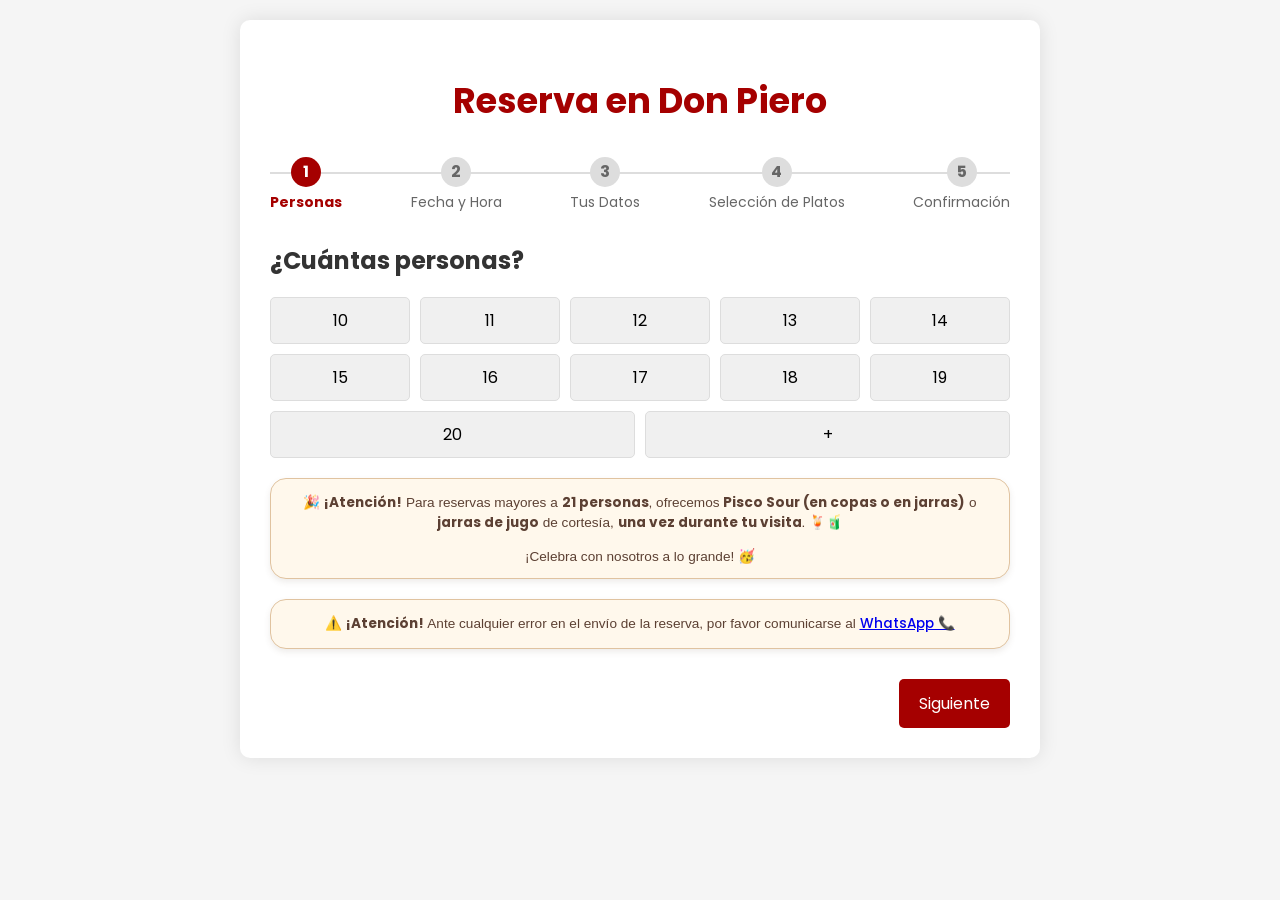
<file: pages/reservacion.html>
<!DOCTYPE html>
<html lang="es">
<head>
    <meta charset="UTF-8">
    <meta name="viewport" content="width=device-width, initial-scale=1.0">
    <meta name="viewport" content="width=device-width, initial-scale=1.0, maximum-scale=1.0, user-scalable=no">
    <title>Reservas - Don Piero</title>
    <link rel="stylesheet" href="../assets/css/restaurant-reservacion.css">
    <link rel="stylesheet" href="../assets/css/restaurant-seccion-platos2.css">
    <link rel="stylesheet" href="../assets/css/restaurant-seccion-platos.css">
    <link rel="stylesheet" href="../assets/css/restaurant-politica-datos.css">
</head>
<body>
    <div class="contenedor-principal">
        <h1 class="titulo">Reserva en Don Piero</h1>
        
        <div class="progreso">
            <div class="paso-progreso activo" data-paso="1">
                <div class="circulo-progreso">1</div>
                <div class="texto-paso">Personas</div>
            </div>
            <div class="paso-progreso" data-paso="2">
                <div class="circulo-progreso">2</div>
                <div class="texto-paso">Fecha y Hora</div>
            </div>
            <div class="paso-progreso" data-paso="3">
                <div class="circulo-progreso">3</div>
                <div class="texto-paso">Tus Datos</div>
            </div>
            <div class="paso-progreso" data-paso="4">
                <div class="circulo-progreso">4</div>
                <div class="texto-paso">Selección de Platos</div>
            </div>
            <div class="paso-progreso" data-paso="5">
                <div class="circulo-progreso">5</div>
                <div class="texto-paso">Confirmación</div>
            </div>
        </div>
        
        <!-- Paso 1: Número de personas -->
        <div class="paso activo" id="paso-1">
            <h2>¿Cuántas personas?</h2>
            <div class="botones-personas">
                <button class="boton-persona" data-personas="10">10</button>
                <button class="boton-persona" data-personas="11">11</button>
                <button class="boton-persona" data-personas="12">12</button>
                <button class="boton-persona" data-personas="13">13</button>
                <button class="boton-persona" data-personas="14">14</button>
                <button class="boton-persona" data-personas="15">15</button>
                <button class="boton-persona" data-personas="16">16</button>
                <button class="boton-persona" data-personas="17">17</button>
                <button class="boton-persona" data-personas="18">18</button>
                <button class="boton-persona" data-personas="19">19</button>
                <button class="boton-persona" data-personas="20">20</button>
                <button class="boton-persona" data-personas="mas">+</button>
            </div>

            <!-- Promoción para grupos grandes -->
            <div class="mensaje-promocion" id="mensaje-promocion">
            🎉 <strong>¡Atención!</strong> Para reservas mayores a <strong>21 personas</strong>, ofrecemos <strong>Pisco Sour (en copas o en jarras)</strong> o <strong>jarras de jugo</strong> de cortesía, <strong>una vez durante tu visita</strong>. 🍹🧃  
            <br><br>
            ¡Celebra con nosotros a lo grande! 🥳
            </div>
        
            <div class="mensaje-promocion" id="mensaje-promocion">
                ⚠️ <strong>¡Atención!</strong> Ante cualquier error en el envío de la reserva, por favor comunicarse al  
                <a href="https://wa.me/51351654984" target="_blank" class="btn-whatsapp">
                    WhatsApp 📞
                </a>
            </div>


            
            <div class="grupo-formulario" id="grupo-personas-personalizado" style="display: none;">
                <label for="personas-personalizado" class="etiqueta">Número exacto de personas:</label>
                <input type="number" id="personas-personalizado" class="entrada" min="1" placeholder="Ej: 25">
            </div>
            
            <div class="contenedor-botones">
                <button class="boton boton-siguiente" id="siguiente-1">Siguiente</button>
            </div>
        </div>
        
        <!-- Paso 2: Fecha y hora -->
        <div class="paso" id="paso-2">
            <h2>Fecha y hora de la reserva</h2>
            
            <div class="grupo-formulario">
                <label for="fecha" class="etiqueta">Fecha:</label>
                <input type="date" id="fecha" class="entrada" required>
            </div>
            
            <div class="grupo-formulario">
                <label for="hora" class="etiqueta">Hora (entre 10:00 y 16:00):</label>
                <select id="hora" class="entrada" required>
                    <option value="">Selecciona una hora</option>
                    <option value="10:00">10:00 AM</option>
                    <option value="11:00">11:00 AM</option>
                    <option value="12:00">12:00 PM</option>
                    <option value="13:00">1:00 PM</option>
                    <option value="14:00">2:00 PM</option>
                    <option value="15:00">3:00 PM</option>
                    <option value="16:00">4:00 PM</option>
                </select>
            </div>
            
            <div class="contenedor-botones">
                <button class="boton boton-anterior" id="anterior-2">Anterior</button>
                <button class="boton boton-siguiente" id="siguiente-2">Siguiente</button>
            </div>
        </div>
        
        <!-- Paso 3: Datos personales -->
        <div class="paso" id="paso-3">
            <h2>Tus datos</h2>
            
            <div class="grupo-formulario">
                <label for="nombre" class="etiqueta">Nombre completo:</label>
                <input type="text" id="nombre" class="entrada" required>
            </div>
            
            <div class="grupo-formulario">
                <label for="telefono" class="etiqueta">Teléfono:</label>
                <input type="tel" id="telefono" class="entrada" required>
            </div>
            
            <div class="grupo-formulario">
                <label for="email" class="etiqueta">Correo electrónico:</label>
                <input type="email" id="email" class="entrada" required>
            </div>

            <label class="checkbox-personalizado">
                <input type="checkbox" name="acepta_publicidad" id="checkbox-publicidad">
                <span class="checkmark"></span>
                Acepto recibir promociones y noticias por correo electrónico.
                <a href="#" id="ver-politica">Ver Política de Privacidad</a>
            </label>

            <!-- Modal o sección HTML para la política -->
            <div id="modal-politica" class="modal oculto">
                <div class="modal-contenido">
                    <span class="cerrar" title="Cerrar política">&times;</span>
                    
                    <h2>Política de Privacidad</h2>
                    <p>En <strong>Don Piero</strong> nos tomamos muy en serio tu privacidad.</p>

                    <h3>¿Qué datos recopilamos?</h3>
                    <p>Recopilamos únicamente la información necesaria para gestionar tu reserva, como tu nombre, correo electrónico y número de personas. Si aceptas, también podremos enviarte promociones o novedades por correo electrónico.</p>

                    <h3>¿Para qué usamos tus datos?</h3>
                    <ul>
                    <li>Confirmar y coordinar tu reserva.</li>
                    <li>Contactarte ante cambios o actualizaciones.</li>
                    <li>Enviarte promociones especiales solo si aceptaste recibirlas.</li>
                    </ul>

                    <h3>¿Compartimos tus datos?</h3>
                    <p>No. Tus datos no serán compartidos con terceros bajo ninguna circunstancia.</p>

                    <h3>¿Cómo puedes darte de baja?</h3>
                    <p>En cada correo que enviemos, tendrás un enlace para cancelar tu suscripción. También puedes escribirnos a <a href="mailto:donpieropiscigranja@gmail.com">donpieropiscigranja@gmail.com</a> para solicitar la eliminación de tus datos.</p>

                    <h3>Seguridad</h3>
                    <p>Protegemos tu información con medidas técnicas y administrativas para evitar accesos no autorizados.</p>

                    <p>Al continuar con tu reserva, aceptas los términos de esta política.</p>
                </div>
            </div>
            
            <div class="contenedor-botones">
                <button class="boton boton-anterior" id="anterior-3">Anterior</button>
                <button class="boton boton-siguiente" id="siguiente-3">Siguiente</button>
            </div>
        </div>
        
        <!-- Paso 4: Selección de platos -->
        <div class="paso" id="paso-4">
            <h2>Selección de platos</h2>
            
            <div class="grupo-formulario">
                <label class="etiqueta">¿Cómo prefieres seleccionar tus platos?</label>
                
                <div class="opcion-menu">
                    <input type="radio" id="opcion-carta" name="opcion-menu" value="carta" checked>
                    <div class="opcion-menu-info">
                        <div class="opcion-menu-titulo">Ver carta en el restaurante</div>
                        <div class="opcion-menu-descripcion">Seleccionarás tus platos al llegar al restaurante</div>
                    </div>
                </div>
                
                <div class="opcion-menu">
                    <input type="radio" id="opcion-seleccionar" name="opcion-menu" value="seleccionar">
                    <div class="opcion-menu-info">
                        <div class="opcion-menu-titulo">Seleccionar platos ahora</div>
                        <div class="opcion-menu-descripcion">Elige tus platos preferidos con anticipación</div>
                    </div>
                </div>
            </div>
            
            <!-- Sección de selección de platos (oculta inicialmente) -->
            <div id="seleccion-platos" style="display: none;">
                <h3>Nuestros platos destacados</h3>
                

            <!-- ===================== -->
            <!-- SECCIÓN PLATOS        -->
            <!-- ===================== -->
            <div class="seccion-desplegable">
                <h2 class="toggle-platos">🍽️ Platos</h2>
                <div class="contenedor-platos oculto">

                    <div class="lista-platos">
                        <div class="seccion-platos">
                            <h2 class="toggle-platos">🧀 Entradas</h2>
                            <div class="contenedor-platos oculto">

                                <!-- Plato 1 -->
                                <div class="plato-item">
                                    <div class="plato-header">
                                        <div class="plato-titulo">Tequeños de queso</div>
                                        <div class="plato-controles">
                                            <button class="boton-cantidad boton-reducir" data-plato="tequenos-de-queso">-</button>
                                            <span class="cantidad-plato" data-plato="tequenos-de-queso">0</span>
                                            <button class="boton-cantidad boton-aumentar" data-plato="tequenos-de-queso">+</button>
                                            <button class="boton-eliminar" data-plato="tequenos-de-queso">Eliminar</button>
                                            <span class="toggle-icon">▼</span>
                                        </div>
                                    </div>
                                    <div class="plato-descripcion oculto">
                                        <div class="plato-detalle">
                                            <img src="../assets/images/platos/Tequeños de queso.png" alt="Tequeños de queso">
                                            <div class="texto-detalle">
                                                <div class="texto-info">
                                                    <p>Crujientes tequeños rellenos de queso derretido.</p>
                                                    <span class="precio-plato">S/ 12.00</span>
                                                </div>
                                            </div>
                                        </div>
                                    </div>
                                </div>

                                <!-- Plato 2 -->
                                <div class="plato-item">
                                    <div class="plato-header">
                                        <div class="plato-titulo">Tequeños de mariscos</div>
                                        <div class="plato-controles">
                                            <button class="boton-cantidad boton-reducir" data-plato="tequenos-de-marisco">-</button>
                                            <span class="cantidad-plato" data-plato="tequenos-de-marisco">0</span>
                                            <button class="boton-cantidad boton-aumentar" data-plato="tequenos-de-marisco">+</button>
                                            <button class="boton-eliminar" data-plato="tequenos-de-marisco">Eliminar</button>
                                            <span class="toggle-icon">▼</span>
                                        </div>
                                    </div>
                                    <div class="plato-descripcion oculto">
                                        <div class="plato-detalle">
                                            <img src="../assets/images/platos/Tequeños de mariscos.png" alt="Tequeños de mariscos al ajillo">
                                            <div class="texto-detalle">
                                                <div class="texto-info">
                                                    <p>Crujientes tequeños rellenos con salsa de mariscos, fritos al punto perfecto.</p>
                                                    <span class="precio-plato">S/ 12.00</span>
                                                </div>
                                            </div>
                                        </div>
                                    </div>
                                </div>

                                <!-- Plato 3 -->
                                <div class="plato-item">
                                    <div class="plato-header">
                                        <div class="plato-titulo">Leche de Tigre</div>
                                        <div class="plato-controles">
                                            <button class="boton-cantidad boton-reducir" data-plato="leche-de-tigre">-</button>
                                            <span class="cantidad-plato" data-plato="leche-de-tigre">0</span>
                                            <button class="boton-cantidad boton-aumentar" data-plato="leche-de-tigre">+</button>
                                            <button class="boton-eliminar" data-plato="leche-de-tigre">Eliminar</button>
                                            <span class="toggle-icon">▼</span>
                                        </div>
                                    </div>
                                    <div class="plato-descripcion oculto">
                                        <div class="plato-detalle">
                                            <img src="../assets/images/platos/Leche -de-tigre.jpg" alt="Concentrado cítrico de ceviche">
                                            <div class="texto-detalle">
                                                <div class="texto-info">
                                                    <p>Potente y refrescante concentrado cítrico de ceviche con trozos de pescado y maíz.</p>
                                                    <span class="precio-plato">S/ 6.00</span>
                                                </div>
                                            </div>
                                        </div>
                                    </div>

                                </div>

                                <!-- Plato 4 -->
                                <div class="plato-item">
                                    <div class="plato-header">
                                        <div class="plato-titulo">Yuquitas fritas con queso frito</div>
                                        <div class="plato-controles">
                                            <button class="boton-cantidad boton-reducir" data-plato="yuquitas-fritas-con-queso-frito">-</button>
                                            <span class="cantidad-plato" data-plato="yuquitas-fritas-con-queso-frito">0</span>
                                            <button class="boton-cantidad boton-aumentar" data-plato="yuquitas-fritas-con-queso-frito">+</button>
                                            <button class="boton-eliminar" data-plato="yuquitas-fritas-con-queso-frito">Eliminar</button>
                                            <span class="toggle-icon">▼</span>
                                        </div>
                                    </div>
                                    <div class="plato-descripcion oculto">
                                        <div class="plato-detalle">
                                            <img src="../assets/images/platos/yuquitas-con-queso.jpg" alt="Yucas doradas con queso frito">
                                            <div class="texto-detalle">
                                                <div class="texto-info">
                                                    <p>Porción de yucas doradas servidas con queso frito crocante y salsa huancaína.</p>
                                                    <span class="precio-plato">S/ 15.00</span>
                                                </div>
                                            </div>
                                        </div>
                                    </div>
                                </div>
                            </div>
                        </div>



                        <div class="seccion-platos">
                            <h2 class="toggle-platos">🧀 Piqueos</h2>
                            <div class="contenedor-platos oculto">

                                <!-- Plato 1 -->
                                <div class="plato-item">
                                    <div class="plato-header">
                                        <div class="plato-titulo">Ronda Marina</div>
                                        <div class="plato-controles">
                                            <button class="boton-cantidad boton-reducir" data-plato="ronda-marina">-</button>
                                            <span class="cantidad-plato" data-plato="ronda-marina">0</span>
                                            <button class="boton-cantidad boton-aumentar" data-plato="ronda-marina">+</button>
                                            <button class="boton-eliminar" data-plato="ronda-marina">Eliminar</button>
                                            <span class="toggle-icon">▼</span>
                                        </div>
                                    </div>
                                    <div class="plato-descripcion oculto">
                                        <div class="plato-detalle">
                                            <img src="../assets/images/platos/ronda-marina.jpg" alt="Mariscos crocantes">
                                            <div class="texto-detalle">
                                                <div class="texto-info">
                                                    <p>Ceviche de trucha, Chicharrón de mariscos, Chicharrón de trucha, Arroz de mariscos y Salsa de mariscos.</p>
                                                    <span class="precio-plato">S/ 56.00</span>
                                                </div>
                                            </div>
                                        </div>
                                    </div>
                                </div>

                                <!-- Plato 2 -->
                                <div class="plato-item">
                                    <div class="plato-header">
                                        <div class="plato-titulo">Jalea Real</div>
                                        <div class="plato-controles">
                                            <button class="boton-cantidad boton-reducir" data-plato="jalea-real">-</button>
                                            <span class="cantidad-plato" data-plato="jalea-real">0</span>
                                            <button class="boton-cantidad boton-aumentar" data-plato="jalea-real">+</button>
                                            <button class="boton-eliminar" data-plato="jalea-real">Eliminar</button>
                                            <span class="toggle-icon">▼</span>
                                        </div>
                                    </div>
                                    <div class="plato-descripcion oculto">
                                        <div class="plato-detalle">
                                            <img src="../assets/images/platos/jalea-real.jpg" alt="Jalea de mariscos">
                                            <div class="texto-detalle">
                                                <div class="texto-info">
                                                    <p>Variedad de chicharrones de mariscos, chicharrones de trucha, acompañado de ensalada criolla y papa dorada.</p>
                                                    <span class="precio-plato">S/ 91.00</span>
                                                </div>
                                            </div>
                                        </div>
                                    </div>
                                </div>

                                <!-- Plato 3 -->
                                <div class="plato-item">
                                    <div class="plato-header">
                                        <div class="plato-titulo">Fuente de Ceviche</div>
                                        <div class="plato-controles">
                                            <button class="boton-cantidad boton-reducir" data-plato="fuente-de-ceviche">-</button>
                                            <span class="cantidad-plato" data-plato="fuente-de-ceviche">0</span>
                                            <button class="boton-cantidad boton-aumentar" data-plato="fuente-de-ceviche">+</button>
                                            <button class="boton-eliminar" data-plato="fuente-de-ceviche">Eliminar</button>
                                            <span class="toggle-icon">▼</span>
                                        </div>
                                    </div>
                                    <div class="plato-descripcion oculto">
                                        <div class="plato-detalle">
                                            <img src="../assets/images/platos/Fuente de ceviche.png" alt="Ceviche clásico">
                                            <div class="texto-detalle">
                                                <div class="texto-info">
                                                    <p>Generosa fuente de ceviche clásico acompañada de camote, cancha y choclo.</p>
                                                    <span class="precio-plato">S/ 82.00</span>
                                                </div>
                                            </div>
                                        </div>
                                    </div>
                                </div>
                            </div>
                        </div>


                        <div class="seccion-platos">
                            <h2 class="toggle-platos">🍛 Mixtos</h2>
                            <div class="contenedor-platos oculto">

                                <!-- Plato 1 -->
                                <div class="plato-item">
                                    <div class="plato-header">
                                        <div class="plato-titulo">Mixto 1</div>
                                        <div class="plato-controles">
                                            <button class="boton-cantidad boton-reducir" data-plato="mixto-1">-</button>
                                            <span class="cantidad-plato" data-plato="mixto-1">0</span>
                                            <button class="boton-cantidad boton-aumentar" data-plato="mixto-1">+</button>
                                            <button class="boton-eliminar" data-plato="mixto-1">Eliminar</button>
                                            <span class="toggle-icon">▼</span>
                                        </div>
                                    </div>
                                    <div class="plato-descripcion oculto">
                                        <div class="plato-detalle">
                                            <img src="../assets/images/platos/Mixto 1.png" alt="Ceviche con chicharrón de calamar">
                                            <div class="texto-detalle">
                                                <div class="texto-info">
                                                    <p>Ceviche de trucha + Chicharrón de trucha.</p>
                                                    <span class="precio-plato">S/ 36.00</span>
                                                </div>
                                            </div>
                                        </div>
                                    </div>
                                </div>

                                <!-- Plato 2 -->
                                <div class="plato-item">
                                    <div class="plato-header">
                                        <div class="plato-titulo">Mixto 2</div>
                                        <div class="plato-controles">
                                            <button class="boton-cantidad boton-reducir" data-plato="mixto-2">-</button>
                                            <span class="cantidad-plato" data-plato="mixto-2">0</span>
                                            <button class="boton-cantidad boton-aumentar" data-plato="mixto-2">+</button>
                                            <button class="boton-eliminar" data-plato="mixto-2">Eliminar</button>
                                            <span class="toggle-icon">▼</span>
                                        </div>
                                    </div>
                                    <div class="plato-descripcion oculto">
                                        <div class="plato-detalle">
                                            <img src="../assets/images/platos/Mixto 2.png" alt="Trío marino">
                                            <div class="texto-detalle">
                                                <div class="texto-info">
                                                    <p>Tiradito + Chicharrón de trucha.</p>
                                                    <span class="precio-plato">S/ 36.00</span>
                                                </div>
                                            </div>
                                        </div>
                                    </div>
                                </div>

                                <!-- Plato 3 -->
                                <div class="plato-item">
                                    <div class="plato-header">
                                        <div class="plato-titulo">Mixto 3</div>
                                        <div class="plato-controles">
                                            <button class="boton-cantidad boton-reducir" data-plato="mixto-3">-</button>
                                            <span class="cantidad-plato" data-plato="mixto-3">0</span>
                                            <button class="boton-cantidad boton-aumentar" data-plato="mixto-3">+</button>
                                            <button class="boton-eliminar" data-plato="mixto-3">Eliminar</button>
                                            <span class="toggle-icon">▼</span>
                                        </div>
                                    </div>
                                    <div class="plato-descripcion oculto">
                                        <div class="plato-detalle">
                                            <img src="../assets/images/platos/Mixto 3.png" alt="Arroz chaufa con ceviche">
                                            <div class="texto-detalle">
                                                <div class="texto-info">
                                                    <p>Ceviche de trucha + Tiradito.</p>
                                                    <span class="precio-plato">S/ 36.00</span>
                                                </div>
                                            </div>
                                        </div>
                                    </div>

                                </div>

                                <!-- Plato 4 -->
                                <div class="plato-item">
                                    <div class="plato-header">
                                        <div class="plato-titulo">Mixto 4</div>
                                        <div class="plato-controles">
                                            <button class="boton-cantidad boton-reducir" data-plato="mixto-4">-</button>
                                            <span class="cantidad-plato" data-plato="mixto-4">0</span>
                                            <button class="boton-cantidad boton-aumentar" data-plato="mixto-4">+</button>
                                            <button class="boton-eliminar" data-plato="mixto-4">Eliminar</button>
                                            <span class="toggle-icon">▼</span>
                                        </div>
                                    </div>
                                    <div class="plato-descripcion oculto">
                                        <div class="plato-detalle">
                                            <img src="../assets/images/platos/Mixto 4.png" alt="Causa limeña con pulpo y ceviche">
                                            <div class="texto-detalle">
                                                <div class="texto-info">
                                                    <p>Ceviche de trucha + Ceviche de mariscos.</p>
                                                    <span class="precio-plato">S/ 36.00</span>
                                                </div>
                                            </div>
                                        </div>
                                    </div>
                                </div>

                                <!-- Plato 5 -->
                                <div class="plato-item">
                                    <div class="plato-header">
                                        <div class="plato-titulo">Mixto 5</div>
                                        <div class="plato-controles">
                                            <button class="boton-cantidad boton-reducir" data-plato="mixto-5">-</button>
                                            <span class="cantidad-plato" data-plato="mixto-5">0</span>
                                            <button class="boton-cantidad boton-aumentar" data-plato="mixto-5">+</button>
                                            <button class="boton-eliminar" data-plato="mixto-5">Eliminar</button>
                                            <span class="toggle-icon">▼</span>
                                        </div>
                                    </div>
                                    <div class="plato-descripcion oculto">
                                        <div class="plato-detalle">
                                            <img src="../assets/images/platos/Mixto 5.png" alt="Ceviche caliente con mariscos al wok">
                                            <div class="texto-detalle">
                                                <div class="texto-info">
                                                    <p>Ceviche de mariscos + Chicharrón de trucha.</p>
                                                    <span class="precio-plato">S/ 36.00</span>
                                                </div>
                                            </div>
                                        </div>
                                    </div>
                                </div>

                                <!-- Plato 6 -->
                                <div class="plato-item">
                                    <div class="plato-header">
                                        <div class="plato-titulo">Mixto 6</div>
                                        <div class="plato-controles">
                                            <button class="boton-cantidad boton-reducir" data-plato="mixto-6">-</button>
                                            <span class="cantidad-plato" data-plato="mixto-6">0</span>
                                            <button class="boton-cantidad boton-aumentar" data-plato="mixto-6">+</button>
                                            <button class="boton-eliminar" data-plato="mixto-6">Eliminar</button>
                                            <span class="toggle-icon">▼</span>
                                        </div>
                                    </div>
                                    <div class="plato-descripcion oculto">
                                        <div class="plato-detalle">
                                            <img src="../assets/images/platos/Mixto 6.png" alt="Jalea de mariscos con salsa tártara">
                                            <div class="texto-detalle">
                                                <div class="texto-info">
                                                    <p>Tiradito + Ceviche de mariscos.</p>
                                                    <span class="precio-plato">S/ 36.00</span>
                                                </div>
                                            </div>
                                        </div>
                                    </div>
                                </div>

                                <!-- Plato 7 -->
                                <div class="plato-item">
                                    <div class="plato-header">
                                        <div class="plato-titulo">Mixto 7</div>
                                        <div class="plato-controles">
                                            <button class="boton-cantidad boton-reducir" data-plato="mixto-7">-</button>
                                            <span class="cantidad-plato" data-plato="mixto-7">0</span>
                                            <button class="boton-cantidad boton-aumentar" data-plato="mixto-7">+</button>
                                            <button class="boton-eliminar" data-plato="mixto-7">Eliminar</button>
                                            <span class="toggle-icon">▼</span>
                                        </div>
                                    </div>
                                    <div class="plato-descripcion oculto">
                                        <div class="plato-detalle">
                                            <img src="../assets/images/platos/mixto-7.jpg" alt="Filete de pescado en salsa de mariscos"> <!--FAAALTAAAAAAA-->
                                            <div class="texto-detalle">
                                                <div class="texto-info">
                                                    <p>Arroz de mariscos + Ceviche de trucha.</p>
                                                    <span class="precio-plato">S/ 36.00</span>
                                                </div>
                                            </div>
                                        </div>
                                    </div>
                                </div>

                                <!-- Plato 8 -->
                                <div class="plato-item">
                                    <div class="plato-header">
                                        <div class="plato-titulo">Mixto 8</div>
                                        <div class="plato-controles">
                                            <button class="boton-cantidad boton-reducir" data-plato="mixto-8">-</button>
                                            <span class="cantidad-plato" data-plato="mixto-8">0</span>
                                            <button class="boton-cantidad boton-aumentar" data-plato="mixto-8">+</button>
                                            <button class="boton-eliminar" data-plato="mixto-8">Eliminar</button>
                                            <span class="toggle-icon">▼</span>
                                        </div>
                                    </div>
                                    <div class="plato-descripcion oculto">
                                        <div class="plato-detalle"> 
                                            <img src="../assets/images/platos/mixto-8.jpg" alt="mixto 8"> 
                                            <div class="texto-detalle">
                                                <div class="texto-info">
                                                    <p>Arroz de mariscos + Chicharrón de trucha.</p>
                                                    <span class="precio-plato">S/ 36.00</span>
                                                </div>
                                            </div>
                                        </div>
                                    </div>
                                </div>
                            </div>
                        </div>

                        <div class="seccion-platos">
                            <h2 class="toggle-platos">🐟 Ceviches</h2>

                            <div class="contenedor-platos oculto">

                                <!-- Plato 1 -->
                                <div class="plato-item">
                                    <div class="plato-header">
                                        <div class="plato-titulo">Ceviche de trucha</div>
                                        <div class="plato-controles">
                                            <button class="boton-cantidad boton-reducir" data-plato="ceviche-de-trucha">‑</button>
                                            <span class="cantidad-plato" data-plato="ceviche-de-trucha">0</span>
                                            <button class="boton-cantidad boton-aumentar" data-plato="ceviche-de-trucha">+</button>
                                            <button class="boton-eliminar" data-plato="ceviche-de-trucha">Eliminar</button>
                                            <span class="toggle-icon">▼</span>
                                        </div>
                                    </div>
                                    <div class="plato-descripcion oculto">
                                        <div class="plato-detalle">
                                        <img src="../assets/images/platos/Ceviche de trucha.png" alt="Ceviche de trucha">
                                            <div class="texto-detalle">
                                                <div class="texto-info">
                                                <p>Delicado ceviche preparado con filetes de trucha fresca, limón y ají.</p>
                                                <span class="precio-plato">S/ 31.00</span>
                                                </div>
                                            </div>
                                        </div>
                                    </div>
                                </div>

                                <!-- Plato 2 -->
                                <div class="plato-item">
                                    <div class="plato-header">
                                        <div class="plato-titulo">Tiradito</div>
                                        <div class="plato-controles">
                                            <button class="boton-cantidad boton-reducir" data-plato="tiradito">‑</button>
                                            <span class="cantidad-plato" data-plato="tiradito">0</span>
                                            <button class="boton-cantidad boton-aumentar" data-plato="tiradito">+</button>
                                            <button class="boton-eliminar" data-plato="tiradito">Eliminar</button>
                                            <span class="toggle-icon">▼</span>
                                        </div>
                                    </div>
                                    <div class="plato-descripcion oculto">
                                        <div class="plato-detalle">
                                        <img src="../assets/images/platos/Tiradito.png" alt="Tiradito">
                                            <div class="texto-detalle">
                                                <div class="texto-info">
                                                    <p>Delicado filete de trucha en finas tiras, sin cebolla, servido con una exquisita salsa de ají amarillo, limón fresco y especias aromáticas.</p>
                                                    <span class="precio-plato">S/ 32.00</span>
                                                </div>
                                            </div>
                                        </div>
                                    </div>
                                </div>

                                <!-- Plato 3 -->
                                <div class="plato-item">
                                    <div class="plato-header">
                                        <div class="plato-titulo">Ceviche en crema de rocoto</div>
                                        <div class="plato-controles">
                                            <button class="boton-cantidad boton-reducir" data-plato="ceviche-en-crema-de-rocoto">‑</button>
                                            <span class="cantidad-plato" data-plato="ceviche-en-crema-de-rocoto">0</span>
                                            <button class="boton-cantidad boton-aumentar" data-plato="ceviche-en-crema-de-rocoto">+</button>
                                            <button class="boton-eliminar" data-plato="ceviche-en-crema-de-rocoto">Eliminar</button>
                                            <span class="toggle-icon">▼</span>
                                        </div>
                                    </div>
                                    <div class="plato-descripcion oculto">
                                        <div class="plato-detalle">
                                        <img src="../assets/images/platos/Ceviche en crema de rocoto.png" alt="Ceviche en crema de rocoto">
                                            <div class="texto-detalle">
                                                <div class="texto-info">
                                                <p>Ceviche clásico con un toque cremoso de rocoto para los amantes del picante.</p>
                                                <span class="precio-plato">S/ 32.00</span>
                                                </div>
                                            </div>
                                        </div>
                                    </div>
                                </div>

                                <!-- Plato 4 -->
                                <div class="plato-item">
                                    <div class="plato-header">
                                        <div class="plato-titulo">Ceviche de mariscos</div>
                                        <div class="plato-controles">
                                            <button class="boton-cantidad boton-reducir" data-plato="ceviche-de-mariscos">‑</button>
                                            <span class="cantidad-plato" data-plato="ceviche-de-mariscos">0</span>
                                            <button class="boton-cantidad boton-aumentar" data-plato="ceviche-de-mariscos">+</button>
                                            <button class="boton-eliminar" data-plato="ceviche-de-mariscos">Eliminar</button>
                                            <span class="toggle-icon">▼</span>
                                        </div>
                                    </div>
                                    <div class="plato-descripcion oculto">
                                        <div class="plato-detalle">
                                        <img src="../assets/images/platos/Ceviche de mariscos.png" alt="Ceviche de mariscos">
                                            <div class="texto-detalle">
                                                <div class="texto-info">
                                                    <p>Mezcla de mariscos en limón, cebolla morada, cilantro y ají limo.</p>
                                                    <span class="precio-plato">S/ 35.00</span>
                                                </div>
                                            </div>
                                        </div>
                                    </div>
                                </div>

                                <!-- Plato 5 -->
                                <div class="plato-item">
                                    <div class="plato-header">
                                        <div class="plato-titulo">Ceviche en crema de olivo</div>
                                        <div class="plato-controles">
                                            <button class="boton-cantidad boton-reducir" data-plato="ceviche-en-crema-de-olivo">‑</button>
                                            <span class="cantidad-plato" data-plato="ceviche-en-crema-de-olivo">0</span>
                                            <button class="boton-cantidad boton-aumentar" data-plato="ceviche-en-crema-de-olivo">+</button>
                                            <button class="boton-eliminar" data-plato="ceviche-en-crema-de-olivo">Eliminar</button>
                                            <span class="toggle-icon">▼</span>
                                        </div>
                                    </div>
                                    <div class="plato-descripcion oculto">
                                        <div class="plato-detalle">
                                        <img src="../assets/images/platos/Ceviche en crema de olivo.png" alt="Ceviche en crema de olivo">
                                            <div class="texto-detalle">
                                                <div class="texto-info">
                                                    <p>Una fusión entre ceviche tradicional y la suave intensidad de la aceituna negra.</p>
                                                    <span class="precio-plato">S/ 32.00</span>
                                                </div>
                                            </div>
                                        </div>
                                    </div>
                                </div>

                                <!-- Plato 6 -->
                                <div class="plato-item">
                                    <div class="plato-header">
                                        <div class="plato-titulo">Fiesta Criolla</div>
                                        <div class="plato-controles">
                                            <button class="boton-cantidad boton-reducir" data-plato="fiesta-criolla">‑</button>
                                            <span class="cantidad-plato" data-plato="fiesta-criolla">0</span>
                                            <button class="boton-cantidad boton-aumentar" data-plato="fiesta-criolla">+</button>
                                            <button class="boton-eliminar" data-plato="fiesta-criolla">Eliminar</button>
                                            <span class="toggle-icon">▼</span>
                                        </div>
                                    </div>
                                    <div class="plato-descripcion oculto">
                                        <div class="plato-detalle">
                                        <img src="../assets/images/platos/fiesta-criolla.jpg" alt="Fiesta Criolla"> <!--FAAALTAAAAAAA-->
                                            <div class="texto-detalle">
                                                <div class="texto-info">
                                                    <p>Una deliciosa combinación de ceviche fresco, arroz de mariscos jugoso y crujiente chicharrón de trucha, todo en un solo plato que celebra los sabores peruanos.</p>
                                                    <span class="precio-plato">S/ 43.00</span>
                                                </div>
                                            </div>
                                        </div>
                                    </div>
                                </div>

                                <!-- Plato 7 -->
                                <div class="plato-item">
                                    <div class="plato-header">
                                        <div class="plato-titulo">Ceviche en salsa tricolor</div>
                                        <div class="plato-controles">
                                            <button class="boton-cantidad boton-reducir" data-plato="ceviche-en-salsa-tricolor">‑</button>
                                            <span class="cantidad-plato" data-plato="ceviche-en-salsa-tricolor">0</span>
                                            <button class="boton-cantidad boton-aumentar" data-plato="ceviche-en-salsa-tricolor">+</button>
                                            <button class="boton-eliminar" data-plato="ceviche-en-salsa-tricolor">Eliminar</button>
                                            <span class="toggle-icon">▼</span>
                                        </div>
                                    </div>
                                    <div class="plato-descripcion oculto">
                                        <div class="plato-detalle">
                                        <img src="../assets/images/platos/Ceviche en salsa tricolor.png" alt="Ceviche en salsa tricolor">
                                            <div class="texto-detalle">
                                                <div class="texto-info">
                                                    <p>Tres sabores en un solo ceviche: ají amarillo, rocoto y aceituna.</p>
                                                    <span class="precio-plato">S/ 32.00</span>
                                                </div>
                                            </div>
                                        </div>
                                    </div>
                                </div>
                            </div>
                        </div>

                        <div class="seccion-platos">
                            <!-- Título de sección -->
                            <h2 class="toggle-platos">🐠 A base de Trucha</h2>

                            <!-- Contenedor oculto inicialmente -->
                            <div class="contenedor-platos oculto">

                                <!-- Plato 1 -->
                                <div class="plato-item">
                                    <div class="plato-header">
                                        <div class="plato-titulo">Trucha Dorada</div>
                                        <div class="plato-controles">
                                            <button class="boton-cantidad boton-reducir" data-plato="trucha-dorada">‑</button>
                                            <span class="cantidad-plato" data-plato="trucha-dorada">0</span>
                                            <button class="boton-cantidad boton-aumentar" data-plato="trucha-dorada">+</button>
                                            <button class="boton-eliminar" data-plato="trucha-dorada">Eliminar</button>
                                            <span class="toggle-icon">▼</span>
                                        </div>
                                    </div>
                                    <div class="plato-descripcion oculto">
                                        <div class="plato-detalle">
                                        <img src="../assets/images/platos/Trucha Dorada.png" alt="Trucha Dorada">
                                            <div class="texto-detalle">
                                                <div class="texto-info">
                                                    <p>Trucha frita a punto crocante, servida con papas fritas, arroz blanco y ensalada fresca.</p>
                                                    <span class="precio-plato">S/ 27.00</span>
                                                </div>
                                            </div>
                                        </div>
                                    </div>
                                </div>

                                <!-- Plato 2 -->
                                <div class="plato-item">
                                    <div class="plato-header">
                                        <div class="plato-titulo">Chicharrón de trucha</div>
                                        <div class="plato-controles">
                                            <button class="boton-cantidad boton-reducir" data-plato="chicharron-de-trucha">‑</button>
                                            <span class="cantidad-plato" data-plato="chicharron-de-trucha">0</span>
                                            <button class="boton-cantidad boton-aumentar" data-plato="chicharron-de-trucha">+</button>
                                            <button class="boton-eliminar" data-plato="chicharron-de-trucha">Eliminar</button>
                                            <span class="toggle-icon">▼</span>
                                        </div>
                                    </div>
                                    <div class="plato-descripcion oculto">
                                        <div class="plato-detalle">
                                        <img src="../assets/images/platos/Chicharrón de trucha.png" alt="Chicharrón de trucha">
                                            <div class="texto-detalle">
                                                <div class="texto-info">
                                                    <p>Filetes de trucha empanizados y fritos, acompañados con sarza criolla.</p>
                                                    <span class="precio-plato">S/ 30.00</span>
                                                </div>
                                            </div>
                                        </div>
                                    </div>
                                </div>

                                <!-- Plato 3 -->
                                <div class="plato-item">
                                    <div class="plato-header">
                                        <div class="plato-titulo">Milanesa</div>
                                        <div class="plato-controles">
                                            <button class="boton-cantidad boton-reducir" data-plato="milanesa">‑</button>
                                            <span class="cantidad-plato" data-plato="milanesa">0</span>
                                            <button class="boton-cantidad boton-aumentar" data-plato="milanesa">+</button>
                                            <button class="boton-eliminar" data-plato="milanesa">Eliminar</button>
                                            <span class="toggle-icon">▼</span>
                                        </div>
                                    </div>
                                    <div class="plato-descripcion oculto">
                                        <div class="plato-detalle">
                                        <img src="../assets/images/platos/Milanesa de Trucha.png" alt="Milanesa">
                                            <div class="texto-detalle">
                                                <div class="texto-info">
                                                    <p>Trucha empanizada con pan rallado y frita, servida con arroz blanco, papas fritas y ensalada.</p>
                                                    <span class="precio-plato">S/ 31.00</span>
                                                </div>
                                            </div>
                                        </div>
                                    </div>
                                </div>

                                <!-- Plato 4 -->
                                <div class="plato-item">
                                    <div class="plato-header">
                                        <div class="plato-titulo">Don Piero</div>
                                        <div class="plato-controles">
                                            <button class="boton-cantidad boton-reducir" data-plato="don-piero">‑</button>
                                            <span class="cantidad-plato" data-plato="don-piero">0</span>
                                            <button class="boton-cantidad boton-aumentar" data-plato="don-piero">+</button>
                                            <button class="boton-eliminar" data-plato="don-piero">Eliminar</button>
                                            <span class="toggle-icon">▼</span>
                                        </div>
                                    </div>
                                    <div class="plato-descripcion oculto">
                                        <div class="plato-detalle">
                                        <img src="../assets/images/platos/Don Piero.png" alt="Don Piero">
                                            <div class="texto-detalle">
                                                <div class="texto-info">
                                                    <p>Don Piero: Filete de trucha tierno acompañado de tres exquisitas variedades de queso. Especialidad de la casa con salsa única, servido con papas fritas, arroz esponjoso y ensalada fresca.</p>
                                                    <span class="precio-plato">S/ 33.00</span>
                                                </div>
                                            </div>
                                        </div>
                                    </div>
                                </div>

                                <!-- Plato 5 -->
                                <div class="plato-item">
                                    <div class="plato-header">
                                        <div class="plato-titulo">Al ajillo</div>
                                        <div class="plato-controles">
                                            <button class="boton-cantidad boton-reducir" data-plato="al-ajillo">‑</button>
                                            <span class="cantidad-plato" data-plato="al-ajillo">0</span>
                                            <button class="boton-cantidad boton-aumentar" data-plato="al-ajillo">+</button>
                                            <button class="boton-eliminar" data-plato="al-ajillo">Eliminar</button>
                                            <span class="toggle-icon">▼</span>
                                        </div>
                                    </div>
                                    <div class="plato-descripcion oculto">
                                        <div class="plato-detalle">
                                        <img src="../assets/images/platos/Al Ajillo.png" alt="Trucha al ajillo">
                                            <div class="texto-detalle">
                                                <div class="texto-info">
                                                    <p>Al Ajillo: Trucha dorada y crocante, acompañada de una delicada salsa de mantequilla con ajos confitados, que realza todo su sabor.</p>
                                                    <span class="precio-plato">S/ 32.00</span>
                                                </div>
                                            </div>
                                        </div>
                                    </div>
                                </div>

                                <!-- Plato 6 -->
                                <div class="plato-item">
                                    <div class="plato-header">
                                        <div class="plato-titulo">Napolitana</div>
                                        <div class="plato-controles">
                                            <button class="boton-cantidad boton-reducir" data-plato="napolitana">‑</button>
                                            <span class="cantidad-plato" data-plato="napolitana">0</span>
                                            <button class="boton-cantidad boton-aumentar" data-plato="napolitana">+</button>
                                            <button class="boton-eliminar" data-plato="napolitana">Eliminar</button>
                                            <span class="toggle-icon">▼</span>
                                        </div>
                                    </div>
                                    <div class="plato-descripcion oculto">
                                        <div class="plato-detalle">
                                        <img src="../assets/images/platos/Napolitana.png" alt="Trucha Napolitana">
                                            <div class="texto-detalle">
                                                <div class="texto-info">
                                                    <p>Filete de trucha jugoso, bañado en salsa agridulce de tomate, cubierto con queso derretido y un toque de orégano, horneado a la perfección.</p>
                                                    <span class="precio-plato">S/ 30.00</span>
                                                </div>
                                            </div>
                                        </div>
                                    </div>
                                </div>

                                <!-- Plato 7 -->
                                <div class="plato-item">
                                    <div class="plato-header">
                                        <div class="plato-titulo">Meuniere</div>
                                        <div class="plato-controles">
                                            <button class="boton-cantidad boton-reducir" data-plato="meuniere">‑</button>
                                            <span class="cantidad-plato" data-plato="meuniere">0</span>
                                            <button class="boton-cantidad boton-aumentar" data-plato="meuniere">+</button>
                                            <button class="boton-eliminar" data-plato="meuniere">Eliminar</button>
                                            <span class="toggle-icon">▼</span>
                                        </div>
                                    </div>
                                    <div class="plato-descripcion oculto">
                                        <div class="plato-detalle">
                                        <img src="../assets/images/platos/Meuniere.png" alt="Trucha Meuniere">
                                            <div class="texto-detalle">
                                                <div class="texto-info">
                                                    <p>Trucha dorada y crujiente, acompañada de una delicada salsa de mantequilla y alcaparras, al estilo francés.</p>
                                                    <span class="precio-plato">S/ 31.00</span>
                                                </div>
                                            </div>
                                        </div>
                                    </div>
                                </div>

                                <!-- Plato 8 -->
                                <div class="plato-item">
                                    <div class="plato-header">
                                        <div class="plato-titulo">Enrrollado de trucha a las finas hierbas</div>
                                            <div class="plato-controles">
                                            <button class="boton-cantidad boton-reducir" data-plato="enrrollado-de-trucha-a-las-finas-hierbas">‑</button>
                                            <span class="cantidad-plato" data-plato="enrrollado-de-trucha-a-las-finas-hierbas">0</span>
                                            <button class="boton-cantidad boton-aumentar" data-plato="enrrollado-de-trucha-a-las-finas-hierbas">+</button>
                                            <button class="boton-eliminar" data-plato="enrrollado-de-trucha-a-las-finas-hierbas">Eliminar</button>
                                            <span class="toggle-icon">▼</span>
                                        </div>
                                    </div>
                                    <div class="plato-descripcion oculto">
                                        <div class="plato-detalle">
                                        <img src="../assets/images/platos/Enrrollado de trucha a las finas hierbas.png" alt="Enrrollado de trucha">
                                            <div class="texto-detalle">
                                                <div class="texto-info">
                                                    <p>Delicados rollos de trucha horneados con hierbas aromáticas, rellenos de queso amarillo, espinaca, jamón y cerdo ahumado, acompañados de verduras salteadas.</p>
                                                    <span class="precio-plato">S/ 32.00</span>
                                                </div>
                                            </div>
                                        </div>
                                    </div>
                                </div>
                            </div>
                        </div>


                        <div class="seccion-platos">
                            <!-- Título de sección -->
                            <h2 class="toggle-platos">🍲 Truchas en Salsa</h2>

                            <!-- Contenedor oculto por defecto -->
                            <div class="contenedor-platos oculto">

                                <!-- Plato 1 -->
                                <div class="plato-item">
                                    <div class="plato-header">
                                        <div class="plato-titulo">Trucha en salsa de mariscos</div>
                                        <div class="plato-controles">
                                            <button class="boton-cantidad boton-reducir" data-plato="trucha-en-salsa-de-mariscos">‑</button>
                                            <span class="cantidad-plato" data-plato="trucha-en-salsa-de-mariscos">0</span>
                                            <button class="boton-cantidad boton-aumentar" data-plato="trucha-en-salsa-de-mariscos">+</button>
                                            <button class="boton-eliminar" data-plato="trucha-en-salsa-de-mariscos">Eliminar</button>
                                            <span class="toggle-icon">▼</span>
                                        </div>
                                    </div>
                                    <div class="plato-descripcion oculto">
                                        <div class="plato-detalle">
                                        <img src="../assets/images/platos/salsa-mariscos.jpg" alt="Trucha en salsa de mariscos"> <!--FAAALTAAAAAAA-->
                                            <div class="texto-detalle">
                                                <div class="texto-info">
                                                    <p>Filete de trucha dorada, bañado en una cremosa salsa elaborada con mariscos frescos y un toque de especias, para un sabor intenso y delicioso.</p>
                                                    <span class="precio-plato">S/ 34.00</span>
                                                </div>
                                            </div>
                                        </div>
                                    </div>
                                </div>

                                <!-- Plato 2 -->
                                <div class="plato-item">
                                    <div class="plato-header">
                                        <div class="plato-titulo">Trucha en salsa de champiñones</div>
                                        <div class="plato-controles">
                                            <button class="boton-cantidad boton-reducir" data-plato="trucha-en-salsa-de-champiñones">‑</button>
                                            <span class="cantidad-plato" data-plato="trucha-en-salsa-de-champiñones">0</span>
                                            <button class="boton-cantidad boton-aumentar" data-plato="trucha-en-salsa-de-champiñones">+</button>
                                            <button class="boton-eliminar" data-plato="trucha-en-salsa-de-champiñones">Eliminar</button>
                                            <span class="toggle-icon">▼</span>
                                        </div>
                                    </div>
                                    <div class="plato-descripcion oculto">
                                        <div class="plato-detalle">
                                        <img src="../assets/images/platos/salsa-de-champinones.jpg" alt="Trucha en salsa de champiñones"> <!--FAAALTAAAAAAA-->
                                            <div class="texto-detalle">
                                                <div class="texto-info">
                                                    <p>Filete de trucha dorada, acompañado de una delicada y cremosa salsa de champiñones, que resalta todo su sabor.</p>
                                                    <span class="precio-plato">S/ 30.00</span>
                                                </div>
                                            </div>
                                        </div>
                                    </div>
                                </div>

                                <!-- Plato 3 -->
                                <div class="plato-item">
                                    <div class="plato-header">
                                        <div class="plato-titulo">Sueños de Don Piero</div>
                                        <div class="plato-controles">
                                            <button class="boton-cantidad boton-reducir" data-plato="sueños-en-don-piero">‑</button>
                                            <span class="cantidad-plato" data-plato="sueños-en-don-piero">0</span>
                                            <button class="boton-cantidad boton-aumentar" data-plato="sueños-en-don-piero">+</button>
                                            <button class="boton-eliminar" data-plato="sueños-en-don-piero">Eliminar</button>
                                            <span class="toggle-icon">▼</span>
                                        </div>
                                    </div>
                                    <div class="plato-descripcion oculto">
                                        <div class="plato-detalle">
                                        <img src="../assets/images/platos/Sueños Don Piero.png" alt="Sueños de Don Piero">
                                            <div class="texto-detalle">
                                                <div class="texto-info">
                                                    <p>Trucha dorada guisada en una delicada salsa de champiñones.</p>
                                                    <span class="precio-plato">S/ 31.00</span>
                                                </div>
                                            </div>
                                        </div>
                                    </div>
                                </div>
                            </div>
                        </div>

                        <div class="seccion-platos">
                            <!-- Título de sección -->
                            <h2 class="toggle-platos">🔥 Parrillas</h2>

                            <!-- Contenedor oculto por defecto -->
                            <div class="contenedor-platos oculto">

                                <!-- Plato 1 -->
                                <div class="plato-item">
                                    <div class="plato-header">
                                        <div class="plato-titulo">Parrilla de trucha</div>
                                        <div class="plato-controles">
                                            <button class="boton-cantidad boton-reducir" data-plato="parrilla-de-trucha">‑</button>
                                            <span class="cantidad-plato" data-plato="parrilla-de-trucha">0</span>
                                            <button class="boton-cantidad boton-aumentar" data-plato="parrilla-de-trucha">+</button>
                                            <button class="boton-eliminar" data-plato="parrilla-de-trucha">Eliminar</button>
                                            <span class="toggle-icon">▼</span>
                                        </div>
                                    </div>
                                    <div class="plato-descripcion oculto">
                                        <div class="plato-detalle">
                                        <img src="../assets/images/platos/Parrilla de trucha.png" alt="Parrilla de trucha">
                                            <div class="texto-detalle">
                                                <div class="texto-info">
                                                    <p>Filete de trucha a la parrilla acompañado de papas fritas, ensalada fresca y chimichurri sobre el filete.</p>
                                                    <span class="precio-plato">S/ 31.00</span>
                                                </div>
                                            </div>
                                        </div>
                                    </div>
                                </div>

                                <!-- Plato 2 -->
                                <div class="plato-item">
                                    <div class="plato-header">
                                        <div class="plato-titulo">Pulpo a la parrilla</div>
                                        <div class="plato-controles">
                                            <button class="boton-cantidad boton-reducir" data-plato="pulpo-a-la-parrilla">‑</button>
                                            <span class="cantidad-plato" data-plato="pulpo-a-la-parrilla">0</span>
                                            <button class="boton-cantidad boton-aumentar" data-plato="pulpo-a-la-parrilla">+</button>
                                            <button class="boton-eliminar" data-plato="pulpo-a-la-parrilla">Eliminar</button>
                                            <span class="toggle-icon">▼</span>
                                        </div>
                                    </div>
                                    <div class="plato-descripcion oculto">
                                        <div class="plato-detalle">
                                        <img src="../assets/images/platos/Parrilla de pulpo.png" alt="Pulpo a la parrilla">
                                            <div class="texto-detalle">
                                                <div class="texto-info">
                                                <p>Pulpo dorado a la parrilla, acompañado de papas fritas, ensalada fresca y aderezado con chimichurri.</p>
                                                    <span class="precio-plato">S/ 35.00</span>
                                                </div>
                                            </div>
                                        </div>
                                    </div>
                                </div>

                                <!-- Plato 3 -->
                                <div class="plato-item">
                                    <div class="plato-header">
                                        <div class="plato-titulo">Trucha a la plancha</div>
                                        <div class="plato-controles">
                                            <button class="boton-cantidad boton-reducir" data-plato="trucha-a-la-plancha">‑</button>
                                            <span class="cantidad-plato" data-plato="trucha-a-la-plancha">0</span>
                                            <button class="boton-cantidad boton-aumentar" data-plato="trucha-a-la-plancha">+</button>
                                            <button class="boton-eliminar" data-plato="trucha-a-la-plancha">Eliminar</button>
                                            <span class="toggle-icon">▼</span>
                                        </div>
                                    </div>
                                    <div class="plato-descripcion oculto">
                                        <div class="plato-detalle">
                                        <img src="../assets/images/platos/Trucha a la plancha.png" alt="Trucha a la plancha">
                                            <div class="texto-detalle">
                                                <div class="texto-info">
                                                    <p>Trucha fresca cocida a la plancha, acompañada de verduras frescas.</p>
                                                    <span class="precio-plato">S/ 30.00</span>
                                                </div>
                                            </div>
                                        </div>
                                    </div>
                                </div>

                                <!-- Plato 4 -->
                                <div class="plato-item">
                                    <div class="plato-header">
                                        <div class="plato-titulo">Parrilla de pechuga de pollo</div>
                                        <div class="plato-controles">
                                            <button class="boton-cantidad boton-reducir" data-plato="parrilla-de-pechuga-de-pollo">‑</button>
                                            <span class="cantidad-plato" data-plato="parrilla-de-pechuga-de-pollo">0</span>
                                            <button class="boton-cantidad boton-aumentar" data-plato="parrilla-de-pechuga-de-pollo">+</button>
                                            <button class="boton-eliminar" data-plato="parrilla-de-pechuga-de-pollo">Eliminar</button>
                                            <span class="toggle-icon">▼</span>
                                        </div>
                                    </div>
                                    <div class="plato-descripcion oculto">
                                        <div class="plato-detalle">
                                        <img src="../assets/images/platos/Parrilla Pechuga de Pollo.png" alt="Parrilla de pechuga de pollo">
                                            <div class="texto-detalle">
                                                <div class="texto-info">
                                                    <p>Pechuga de pollo a la parrilla, servida con papas doradas, ensalada fresca y un toque de chimichurri.</p>
                                                    <span class="precio-plato">S/ 31.00</span>
                                                </div>
                                            </div>
                                        </div>
                                    </div>
                                </div>

                                <!-- Plato 5 -->
                                <div class="plato-item">
                                    <div class="plato-header">
                                        <div class="plato-titulo">Parrilla de res</div>
                                        <div class="plato-controles">
                                            <button class="boton-cantidad boton-reducir" data-plato="parrilla-de-res">‑</button>
                                            <span class="cantidad-plato" data-plato="parrilla-de-res">0</span>
                                            <button class="boton-cantidad boton-aumentar" data-plato="parrilla-de-res">+</button>
                                            <button class="boton-eliminar" data-plato="parrilla-de-res">Eliminar</button>
                                            <span class="toggle-icon">▼</span>
                                        </div>
                                    </div>
                                    <div class="plato-descripcion oculto">
                                        <div class="plato-detalle">
                                        <img src="../assets/images/platos/Parrilla de Res.png" alt="Parrilla de res">
                                            <div class="texto-detalle">
                                                <div class="texto-info">
                                                    <p>Corte de res al punto, acompañado con papas doradas y chimichurri.</p>
                                                    <span class="precio-plato">S/ 32.00</span>
                                                </div>
                                            </div>
                                        </div>
                                    </div>
                                </div>

                                <!-- Plato 6 -->
                                <div class="plato-item">
                                    <div class="plato-header">
                                        <div class="plato-titulo">Parrilla criolla de cerdo</div>
                                        <div class="plato-controles">
                                            <button class="boton-cantidad boton-reducir" data-plato="parrilla-criolla-de-cerdo">‑</button>
                                            <span class="cantidad-plato" data-plato="parrilla-criolla-de-cerdo">0</span>
                                            <button class="boton-cantidad boton-aumentar" data-plato="parrilla-criolla-de-cerdo">+</button>
                                            <button class="boton-eliminar" data-plato="parrilla-criolla-de-cerdo">Eliminar</button>
                                            <span class="toggle-icon">▼</span>
                                        </div>
                                    </div>
                                    <div class="plato-descripcion oculto">
                                        <div class="plato-detalle">
                                        <img src="../assets/images/platos/Parrilla Criolla de Cerdo.png" alt="Parrilla criolla de cerdo">
                                            <div class="texto-detalle">
                                                <div class="texto-info">
                                                    <p>Parrilla con costillas y chuletas de cerdo sazonadas con especias criollas.</p>
                                                    <span class="precio-plato">S/ 32.00</span>
                                                </div>
                                            </div>
                                        </div>
                                    </div>
                                </div>
                            </div>
                        </div>

                        <div class="seccion-platos">
                            <!-- Paso 1: título de sección -->
                            <h2 class="toggle-platos">🔥 Ahumado y Caja china</h2>

                            <!-- Paso 2: todos los platos y botones visibles inicialmente ocultos -->
                            <div class="contenedor-platos oculto">
                                <!-- Plato 1 -->
                                <div class="plato-item">
                                    <div class="plato-header">
                                        <div class="plato-titulo">Costillar de cerdo ahumado</div>
                                        <div class="plato-controles">
                                            <button class="boton-cantidad boton-reducir" data-plato="costillar-de-cerdo-ahumado">‑</button>
                                            <span class="cantidad-plato" data-plato="costillar-de-cerdo-ahumado">0</span>
                                            <button class="boton-cantidad boton-aumentar" data-plato="costillar-de-cerdo-ahumado">+</button>
                                            <button class="boton-eliminar" data-plato="costillar-de-cerdo-ahumado">Eliminar</button>
                                            <span class="toggle-icon">▼</span>
                                        </div>
                                    </div>
                                    <div class="plato-descripcion oculto">
                                        <div class="plato-detalle">
                                        <img src="../assets/images/platos/Costillar de Cerdo Ahumado.png" alt="Costillar de cerdo ahumado">
                                            <div class="texto-detalle">
                                                <div class="texto-info">
                                                    <p>Costillar de cerdo ahumado a la caja china, acompañado de papas nativas, choclo y ensalada fresca. Cocido lentamente con humo de leña, jugoso y tierno.</p>
                                                    <span class="precio-plato">S/ 34.00</span>
                                                </div>
                                            </div>
                                        </div>
                                    </div>
                                </div>

                                <!-- Plato 2 -->
                                <div class="plato-item">
                                    <div class="plato-header">
                                        <div class="plato-titulo">Trucha rellena a la caja china</div>
                                        <div class="plato-controles">
                                            <button class="boton-cantidad boton-reducir" data-plato="trucha-rellena-a-la-caja-china">‑</button>
                                            <span class="cantidad-plato" data-plato="trucha-rellena-a-la-caja-china">0</span>
                                            <button class="boton-cantidad boton-aumentar" data-plato="trucha-rellena-a-la-caja-china">+</button>
                                            <button class="boton-eliminar" data-plato="trucha-rellena-a-la-caja-china">Eliminar</button>
                                            <span class="toggle-icon">▼</span>
                                        </div>
                                    </div>
                                    <div class="plato-descripcion oculto">
                                        <div class="plato-detalle">
                                        <img src="../assets/images/platos/Trucha Rellena.png" alt="Trucha rellena a la caja china">
                                            <div class="texto-detalle">
                                                <div class="texto-info">
                                                    <p>Trucha rellena a la caja china, con cabanossi, salchicha francfort, cerdo ahumado, champiñones y camarón, cocinada lentamente para mantener su sabor y jugosidad.</p>
                                                    <span class="precio-plato">S/ 38.00</span>
                                                </div>
                                            </div>
                                        </div>
                                    </div>
                                </div>

                                <!-- Plato 3 -->
                                <div class="plato-item">
                                    <div class="plato-header">
                                        <div class="plato-titulo">Cerdo a la caja china</div>
                                        <div class="plato-controles">
                                            <button class="boton-cantidad boton-reducir" data-plato="cerdo-a-la-caja-china">‑</button>
                                            <span class="cantidad-plato" data-plato="cerdo-a-la-caja-china">0</span>
                                            <button class="boton-cantidad boton-aumentar" data-plato="cerdo-a-la-caja-china">+</button>
                                            <button class="boton-eliminar" data-plato="cerdo-a-la-caja-china">Eliminar</button>
                                            <span class="toggle-icon">▼</span>
                                        </div>
                                    </div>
                                    <div class="plato-descripcion oculto">
                                        <div class="plato-detalle">
                                        <img src="../assets/images/platos/Cerdo a la caja china.png" alt="Cerdo a la caja china">
                                            <div class="texto-detalle">
                                                <div class="texto-info">
                                                    <p>Costillar de cerdo ahumado, marinado con especias y cocido en caja china hasta lograr una piel dorada y crocante, acompañado de papas nativas, choclo y ensalada fresca.</p>
                                                    <span class="precio-plato">S/ 34.00</span>
                                                </div>
                                            </div>
                                        </div>
                                    </div>
                                </div>
                            </div>
                        </div>



                        <div class="seccion-platos">
                            <!-- Paso 1: título de sección -->
                            <h2 class="toggle-platos">🍤 Caldos y Mariscos</h2>

                            <!-- Paso 2: todos los platos y botones visibles inicialmente ocultos -->
                            <div class="contenedor-platos oculto">

                                <!-- Plato 1 -->
                                <div class="plato-item">
                                    <div class="plato-header">
                                        <div class="plato-titulo">Chupe de camarón</div>
                                        <div class="plato-controles">
                                            <button class="boton-cantidad boton-reducir" data-plato="chupe-de-camaron">‑</button>
                                            <span class="cantidad-plato" data-plato="chupe-de-camaron">0</span>
                                            <button class="boton-cantidad boton-aumentar" data-plato="chupe-de-camaron">+</button>
                                            <button class="boton-eliminar" data-plato="chupe-de-camaron">Eliminar</button>
                                            <span class="toggle-icon">▼</span>
                                        </div>
                                    </div>
                                    <div class="plato-descripcion oculto">
                                        <div class="plato-detalle">
                                        <img src="../assets/images/platos/Chupe de Camarón.png" alt="Chupe de camarón">
                                            <div class="texto-detalle">
                                                <div class="texto-info">
                                                    <p>Tradicional chupe de camarón arequipeño, con intenso fondo a base de camarones y productos lácteos, acompañado de papa, huevo y queso.</p>
                                                    <span class="precio-plato">S/ 48.00</span>
                                                </div>
                                            </div>
                                        </div>
                                    </div>
                                </div>

                                <!-- Plato 2 -->
                                <div class="plato-item">
                                    <div class="plato-header">
                                        <div class="plato-titulo">Sudado de trucha</div>
                                        <div class="plato-controles">
                                            <button class="boton-cantidad boton-reducir" data-plato="sudado-de-trucha">‑</button>
                                            <span class="cantidad-plato" data-plato="sudado-de-trucha">0</span>
                                            <button class="boton-cantidad boton-aumentar" data-plato="sudado-de-trucha">+</button>
                                            <button class="boton-eliminar" data-plato="sudado-de-trucha">Eliminar</button>
                                            <span class="toggle-icon">▼</span>
                                        </div>
                                    </div>
                                    <div class="plato-descripcion oculto">
                                        <div class="plato-detalle">
                                        <img src="../assets/images/platos/Sudado de Trucha.png" alt="Sudado de trucha">
                                            <div class="texto-detalle">
                                                <div class="texto-info">
                                                    <p>Filete de trucha cocido al vapor en un fondo aromático, sazonado con especias deliciosas y naturales.</p>
                                                    <span class="precio-plato">S/ 30.00</span>
                                                </div>
                                            </div>
                                        </div>
                                    </div>
                                </div>

                                <!-- Plato 3 -->
                                <div class="plato-item">
                                    <div class="plato-header">
                                        <div class="plato-titulo">Parihuela de trucha y mariscos</div>
                                        <div class="plato-controles">
                                            <button class="boton-cantidad boton-reducir" data-plato="parihuela-de-trucha-y-mariscos">‑</button>
                                            <span class="cantidad-plato" data-plato="parihuela-de-trucha-y-mariscos">0</span>
                                            <button class="boton-cantidad boton-aumentar" data-plato="parihuela-de-trucha-y-mariscos">+</button>
                                            <button class="boton-eliminar" data-plato="parihuela-de-trucha-y-mariscos">Eliminar</button>
                                            <span class="toggle-icon">▼</span>
                                        </div>
                                    </div>
                                    <div class="plato-descripcion oculto">
                                        <div class="plato-detalle">
                                        <img src="../assets/images/platos/Parihuela de Trucha y Mariscos.png" alt="Parihuela de trucha y mariscos">
                                            <div class="texto-detalle">
                                                <div class="texto-info">
                                                    <p>Sopa intensa con trucha y mariscos surtidos, sazonada con un delicado toque de ají panca.</p>
                                                    <span class="precio-plato">S/ 38.00</span>
                                                </div>
                                            </div>
                                        </div>
                                    </div>
                                </div>

                                <!-- Plato 4 -->
                                <div class="plato-item">
                                    <div class="plato-header">
                                        <div class="plato-titulo">Chilcano de trucha</div>
                                        <div class="plato-controles">
                                            <button class="boton-cantidad boton-reducir" data-plato="chilcano-de-trucha">‑</button>
                                            <span class="cantidad-plato" data-plato="chilcano-de-trucha">0</span>
                                            <button class="boton-cantidad boton-aumentar" data-plato="chilcano-de-trucha">+</button>
                                            <button class="boton-eliminar" data-plato="chilcano-de-trucha">Eliminar</button>
                                            <span class="toggle-icon">▼</span>
                                        </div>
                                    </div>
                                    <div class="plato-descripcion oculto">
                                        <div class="plato-detalle">
                                        <img src="../assets/images/platos/Chilcano de Trucha.png" alt="Chilcano de trucha">
                                            <div class="texto-detalle">
                                                <div class="texto-info">
                                                    <p>Caldo ligero de trucha, aromatizado con cebolla, ajo y hierbas frescas.</p>
                                                    <span class="precio-plato">S/ 29.00</span>
                                                </div>
                                            </div>
                                        </div>
                                    </div>
                                </div>

                                <!-- Plato 5 -->
                                <div class="plato-item">
                                    <div class="plato-header">
                                        <div class="plato-titulo">Arroz de mariscos</div>
                                        <div class="plato-controles">
                                            <button class="boton-cantidad boton-reducir" data-plato="arroz-de-mariscos">‑</button>
                                            <span class="cantidad-plato" data-plato="arroz-de-mariscos">0</span>
                                            <button class="boton-cantidad boton-aumentar" data-plato="arroz-de-mariscos">+</button>
                                            <button class="boton-eliminar" data-plato="arroz-de-mariscos">Eliminar</button>
                                            <span class="toggle-icon">▼</span>
                                        </div>
                                    </div>
                                    <div class="plato-descripcion oculto">
                                        <div class="plato-detalle">
                                        <img src="../assets/images/platos/Arroz de Mariscos.png" alt="Arroz de mariscos">
                                            <div class="texto-detalle">
                                                <div class="texto-info">
                                                    <p>Arroz graneado mezclado con mariscos salteados y aderezo criollo.</p>
                                                    <span class="precio-plato">S/ 35.00</span>
                                                </div>
                                            </div>
                                        </div>
                                    </div>
                                </div>

                                <!-- Plato 6 -->
                                <div class="plato-item">
                                    <div class="plato-header">
                                        <div class="plato-titulo">Chicharrón de mariscos</div>
                                        <div class="plato-controles">
                                            <button class="boton-cantidad boton-reducir" data-plato="chicharron-de-mariscos">‑</button>
                                            <span class="cantidad-plato" data-plato="chicharron-de-mariscos">0</span>
                                            <button class="boton-cantidad boton-aumentar" data-plato="chicharron-de-mariscos">+</button>
                                            <button class="boton-eliminar" data-plato="chicharron-de-mariscos">Eliminar</button>
                                            <span class="toggle-icon">▼</span>
                                        </div>
                                    </div>
                                    <div class="plato-descripcion oculto">
                                        <div class="plato-detalle">
                                        <img src="../assets/images/platos/Chicharrón de Mariscos.png" alt="Chicharrón de mariscos">
                                            <div class="texto-detalle">
                                                <div class="texto-info">
                                                    <p>Mariscos empanizados y fritos hasta quedar crocantes, acompañados con sarza criolla.</p>
                                                    <span class="precio-plato">S/ 39.00</span>
                                                </div>
                                            </div>
                                        </div>
                                    </div>
                                </div>
                            </div>
                        </div>

                        <div class="seccion-platos">
                            <!-- Paso 1: título de sección -->
                            <h2 class="toggle-platos">🍖 Platos Criollos</h2>

                            <!-- Paso 2: todos los platos y botones visibles inicialmente ocultos -->
                            <div class="contenedor-platos oculto">

                                <!-- Plato 1 -->
                                <div class="plato-item">
                                    <div class="plato-header">
                                        <div class="plato-titulo">Cuy chactado</div>
                                        <div class="plato-controles">
                                            <button class="boton-cantidad boton-reducir" data-plato="cuy-chactado">‑</button>
                                            <span class="cantidad-plato" data-plato="cuy-chactado">0</span>
                                            <button class="boton-cantidad boton-aumentar" data-plato="cuy-chactado">+</button>
                                            <button class="boton-eliminar" data-plato="cuy-chactado">Eliminar</button>
                                            <span class="toggle-icon">▼</span>
                                        </div>
                                    </div>
                                    <div class="plato-descripcion oculto">
                                        <div class="plato-detalle">
                                        <img src="../assets/images/platos/Cuy Chactado.png" alt="Cuy chactado">
                                            <div class="texto-detalle">
                                                <div class="texto-info">
                                                    <p>Cuy frito a la sartén hasta quedar crocante, acompañado con papas y ensalada criolla.</p>
                                                    <span class="precio-plato">S/ 49.00</span>
                                                </div>
                                            </div>
                                        </div>
                                    </div>
                                </div>

                                <!-- Plato 2 -->
                                <div class="plato-item">
                                    <div class="plato-header">
                                        <div class="plato-titulo">Milanesa de pollo</div>
                                        <div class="plato-controles">
                                            <button class="boton-cantidad boton-reducir" data-plato="milanesa-de-pollo">‑</button>
                                            <span class="cantidad-plato" data-plato="milanesa-de-pollo">0</span>
                                            <button class="boton-cantidad boton-aumentar" data-plato="milanesa-de-pollo">+</button>
                                            <button class="boton-eliminar" data-plato="milanesa-de-pollo">Eliminar</button>
                                            <span class="toggle-icon">▼</span>
                                        </div>
                                    </div>
                                    <div class="plato-descripcion oculto">
                                        <div class="plato-detalle">
                                        <img src="../assets/images/platos/Milanesa de Pollo.png" alt="Milanesa de pollo">
                                            <div class="texto-detalle">
                                                <div class="texto-info">
                                                    <p>Filete de pollo empanizado y frito, acompañado de arroz y papas doradas.</p>
                                                    <span class="precio-plato">S/ 30.00</span>
                                                </div>
                                            </div>
                                        </div>
                                    </div>
                                </div>

                                <!-- Plato 3 -->
                                <div class="plato-item">
                                    <div class="plato-header">
                                        <div class="plato-titulo">Caldo blanco de lomos</div>
                                        <div class="plato-controles">
                                            <button class="boton-cantidad boton-reducir" data-plato="caldo-blanco-de-lomos">‑</button>
                                            <span class="cantidad-plato" data-plato="caldo-blanco-de-lomos">0</span>
                                            <button class="boton-cantidad boton-aumentar" data-plato="caldo-blanco-de-lomos">+</button>
                                            <button class="boton-eliminar" data-plato="caldo-blanco-de-lomos">Eliminar</button>
                                            <span class="toggle-icon">▼</span>
                                        </div>
                                    </div>
                                    <div class="plato-descripcion oculto">
                                        <div class="plato-detalle">
                                        <img src="../assets/images/platos/Caldo de Lomos.png" alt="Caldo blanco de lomos">
                                            <div class="texto-detalle">
                                                <div class="texto-info">
                                                    <p>Delicioso caldo tradicional de lomos de res, acompañado de papa, chuño blanco y arroz, con un sabor reconfortante y auténtico.</p>
                                                    <span class="precio-plato">S/ 20.00</span>
                                                </div>
                                            </div>
                                        </div>
                                    </div>
                                </div>

                                <!-- Plato 4 -->
                                <div class="plato-item">
                                    <div class="plato-header">
                                        <div class="plato-titulo">Chicharrón de chancho</div>
                                        <div class="plato-controles">
                                            <button class="boton-cantidad boton-reducir" data-plato="chicharron-de-chancho">‑</button>
                                            <span class="cantidad-plato" data-plato="chicharron-de-chancho">0</span>
                                            <button class="boton-cantidad boton-aumentar" data-plato="chicharron-de-chancho">+</button>
                                            <button class="boton-eliminar" data-plato="chicharron-de-chancho">Eliminar</button>
                                            <span class="toggle-icon">▼</span>
                                        </div>
                                    </div>
                                    <div class="plato-descripcion oculto">
                                        <div class="plato-detalle">
                                        <img src="../assets/images/platos/Chicharrón de Chancho.png" alt="Chicharrón de chancho">
                                            <div class="texto-detalle">
                                                <div class="texto-info">
                                                    <p>Trozos de cerdo fritos lentamente, acompañados con papa y sarza criolla.</p>
                                                    <span class="precio-plato">S/ 30.00</span>
                                                </div>
                                            </div>
                                        </div>
                                    </div>
                                </div>
                            </div>
                        </div>


                        <div class="seccion-platos">
                            <!-- Paso 1: título de sección -->
                            <h2 class="toggle-platos">🍖 Platos Saludables</h2>

                            <!-- Paso 2: todos los platos y botones visibles inicialmente ocultos -->
                            <div class="contenedor-platos oculto">

                                <!-- Plato 1 -->
                                <div class="plato-item">
                                    <div class="plato-header">
                                        <div class="plato-titulo">Trucha al vapor</div>
                                        <div class="plato-controles">
                                            <button class="boton-cantidad boton-reducir" data-plato="trucha-al-vapor">‑</button>
                                            <span class="cantidad-plato" data-plato="trucha-al-vapor">0</span>
                                            <button class="boton-cantidad boton-aumentar" data-plato="trucha-al-vapor">+</button>
                                            <button class="boton-eliminar" data-plato="trucha-al-vapor">Eliminar</button>
                                            <span class="toggle-icon">▼</span>
                                        </div>
                                    </div>
                                    <div class="plato-descripcion oculto">
                                        <div class="plato-detalle">
                                        <img src="../assets/images/platos/Trucha al Vapor.png" alt="Trucha al vapor">
                                            <div class="texto-detalle">
                                                <div class="texto-info">
                                                    <p>Filetes tiernos de trucha al vapor, realzados con hierbas frescas, perfectos para una comida ligera y saludable.</p>
                                                    <span class="precio-plato">S/ 27.00</span>
                                                </div>
                                            </div>
                                        </div>
                                    </div>
                                </div>

                                <!-- Plato 2 -->
                                <div class="plato-item">
                                    <div class="plato-header">
                                        <div class="plato-titulo">Papillote de trucha</div>
                                        <div class="plato-controles">
                                            <button class="boton-cantidad boton-reducir" data-plato="papillote-de-trucha">‑</button>
                                            <span class="cantidad-plato" data-plato="papillote-de-trucha">0</span>
                                            <button class="boton-cantidad boton-aumentar" data-plato="papillote-de-trucha">+</button>
                                            <button class="boton-eliminar" data-plato="papillote-de-trucha">Eliminar</button>
                                            <span class="toggle-icon">▼</span>
                                        </div>
                                    </div>
                                    <div class="plato-descripcion oculto">
                                        <div class="plato-detalle">
                                        <img src="../assets/images/platos/Papillote de Trucha.png" alt="Papillote de trucha">
                                            <div class="texto-detalle">
                                                <div class="texto-info">
                                                    <p>Verduras salteadas en aceite de oliva acompañan este delicado plato, resaltando todos los sabores naturales de la trucha.</p>
                                                    <span class="precio-plato">S/ 22.00</span>
                                                </div>
                                            </div>
                                        </div>
                                    </div>
                                </div>

                                <!-- Plato 3 -->
                                <div class="plato-item">
                                    <div class="plato-header">
                                        <div class="plato-titulo">Tortilla vegetariana</div>
                                        <div class="plato-controles">
                                            <button class="boton-cantidad boton-reducir" data-plato="tortilla-vegetariana">‑</button>
                                            <span class="cantidad-plato" data-plato="tortilla-vegetariana">0</span>
                                            <button class="boton-cantidad boton-aumentar" data-plato="tortilla-vegetariana">+</button>
                                            <button class="boton-eliminar" data-plato="tortilla-vegetariana">Eliminar</button>
                                            <span class="toggle-icon">▼</span>
                                        </div>
                                    </div>
                                    <div class="plato-descripcion oculto">
                                        <div class="plato-detalle">
                                        <img src="../assets/images/platos/Tortilla Vegetariana.png" alt="Tortilla vegetariana">
                                            <div class="texto-detalle">
                                                <div class="texto-info">
                                                    <p>Preparada con espinacas, zanahoria rallada y champiñones, ofreciendo un plato saludable y lleno de sabor.</p>
                                                    <span class="precio-plato">S/ 22.00</span>
                                                </div>
                                            </div>
                                        </div>
                                    </div>
                                </div>
                            </div>
                        </div>

                        <div class="seccion-platos">
                            <!-- Paso 1: título de sección -->
                            <h2 class="toggle-platos">👶 Platos Infantiles</h2>

                            <!-- Paso 2: todos los platos y botones visibles inicialmente ocultos -->
                            <div class="contenedor-platos oculto">

                                <!-- Plato 1 -->
                                <div class="plato-item">
                                    <div class="plato-header">
                                        <div class="plato-titulo">Hawaiana</div>
                                        <div class="plato-controles">
                                            <button class="boton-cantidad boton-reducir" data-plato="hawaiana">‑</button>
                                            <span class="cantidad-plato" data-plato="hawaiana">0</span>
                                            <button class="boton-cantidad boton-aumentar" data-plato="hawaiana">+</button>
                                            <button class="boton-eliminar" data-plato="hawaiana">Eliminar</button>
                                            <span class="toggle-icon">▼</span>
                                        </div>
                                    </div>
                                    <div class="plato-descripcion oculto">
                                        <div class="plato-detalle">
                                        <img src="../assets/images/platos/Hawaiana.png" alt="Hawaiana">
                                            <div class="texto-detalle">
                                                <div class="texto-info">
                                                    <p>Pollo frito acompañado de piña y verduras glaseadas, ideal para los más pequeños.</p>
                                                    <span class="precio-plato">S/ 32.00</span>
                                                </div>
                                            </div>
                                        </div>
                                    </div>
                                </div>

                                <!-- Plato 2 -->
                                <div class="plato-item">
                                    <div class="plato-header">
                                        <div class="plato-titulo">Chicharrón de pollo</div>
                                        <div class="plato-controles">
                                            <button class="boton-cantidad boton-reducir" data-plato="chicharron-de-pollo">‑</button>
                                            <span class="cantidad-plato" data-plato="chicharron-de-pollo">0</span>
                                            <button class="boton-cantidad boton-aumentar" data-plato="chicharron-de-pollo">+</button>
                                            <button class="boton-eliminar" data-plato="chicharron-de-pollo">Eliminar</button>
                                            <span class="toggle-icon">▼</span>
                                        </div>
                                    </div>
                                    <div class="plato-descripcion oculto">
                                        <div class="plato-detalle">
                                        <img src="../assets/images/platos/Chicharrón de pollo.png" alt="Chicharrón de pollo">
                                            <div class="texto-detalle">
                                                <div class="texto-info">
                                                    <p>Crujientes trozos de pollo acompañados con papas fritas y vegetales.</p>
                                                    <span class="precio-plato">S/ 30.00</span>
                                                </div>
                                            </div>
                                        </div>
                                    </div>
                                </div>

                                <!-- Plato 3 -->
                                <div class="plato-item">
                                    <div class="plato-header">
                                        <div class="plato-titulo">Hamburguesas de trucha</div>
                                        <div class="plato-controles">
                                            <button class="boton-cantidad boton-reducir" data-plato="hamburguesas-de-trucha">‑</button>
                                            <span class="cantidad-plato" data-plato="hamburguesas-de-trucha">0</span>
                                            <button class="boton-cantidad boton-aumentar" data-plato="hamburguesas-de-trucha">+</button>
                                            <button class="boton-eliminar" data-plato="hamburguesas-de-trucha">Eliminar</button>
                                            <span class="toggle-icon">▼</span>
                                        </div>
                                    </div>
                                    <div class="plato-descripcion oculto">
                                        <div class="plato-detalle">
                                        <img src="../assets/images/platos/Hamburguesas de trucha.png" alt="Hamburguesas de trucha">
                                            <div class="texto-detalle">
                                                <div class="texto-info">
                                                    <p>Mini hamburguesas saludables hechas con filete de trucha, servidas con papas.</p>
                                                    <span class="precio-plato">S/ 33.00</span>
                                                </div>
                                            </div>
                                        </div>
                                    </div>
                                </div>

                                <!-- Plato 4 -->
                                <div class="plato-item">
                                    <div class="plato-header">
                                        <div class="plato-titulo">Chicken Tender</div>
                                        <div class="plato-controles">
                                            <button class="boton-cantidad boton-reducir" data-plato="chicken-tender">‑</button>
                                            <span class="cantidad-plato" data-plato="chicken-tender">0</span>
                                            <button class="boton-cantidad boton-aumentar" data-plato="chicken-tender">+</button>
                                            <button class="boton-eliminar" data-plato="chicken-tender">Eliminar</button>
                                            <span class="toggle-icon">▼</span>
                                        </div>
                                    </div>
                                    <div class="plato-descripcion oculto">
                                        <div class="plato-detalle">
                                        <img src="../assets/images/platos/Chicken Tender.png" alt="Chicken Tender">
                                            <div class="texto-detalle">
                                                <div class="texto-info">
                                                    <p>Tiernos y jugosos bastones de pollo empanizados con papitas.</p>
                                                    <span class="precio-plato">S/ 29.00</span>
                                                </div>
                                            </div>
                                        </div>
                                    </div>
                                </div>

                                <!-- Plato 5 -->
                                <div class="plato-item">
                                    <div class="plato-header">
                                        <div class="plato-titulo">Trucha al Orly</div>
                                        <div class="plato-controles">
                                            <button class="boton-cantidad boton-reducir" data-plato="trucha-al-orly">‑</button>
                                            <span class="cantidad-plato" data-plato="trucha-al-orly">0</span>
                                            <button class="boton-cantidad boton-aumentar" data-plato="trucha-al-orly">+</button>
                                            <button class="boton-eliminar" data-plato="trucha-al-orly">Eliminar</button>
                                            <span class="toggle-icon">▼</span>
                                        </div>
                                    </div>
                                    <div class="plato-descripcion oculto">
                                        <div class="plato-detalle">
                                        <img src="../assets/images/platos/trucha-al-orly.jpg" alt="Trucha al Orly">
                                            <div class="texto-detalle">
                                                <div class="texto-info">
                                                    <p>Filete de trucha en tempura estilo Orly, suave y dorado, acompañado con papas fritas y ensalada.</p>
                                                    <span class="precio-plato">S/ 32.00</span>
                                                </div>
                                            </div>
                                        </div>
                                    </div>
                                </div>
                            </div>
                        </div>

                        <div class="seccion-platos">
                            <!-- Paso 1: título de sección -->
                            <h2 class="toggle-platos">👨‍🍳 Recomendados del Chef</h2>

                            <!-- Paso 2: todos los platos y botones visibles inicialmente ocultos -->
                            <div class="contenedor-platos oculto">

                                <!-- Plato 1 -->
                                <div class="plato-item">
                                    <div class="plato-header">
                                        <div class="plato-titulo">Chaufa de trucha</div>
                                        <div class="plato-controles">
                                            <button class="boton-cantidad boton-reducir" data-plato="chaufa-de-trucha">‑</button>
                                            <span class="cantidad-plato" data-plato="chaufa-de-trucha">0</span>
                                            <button class="boton-cantidad boton-aumentar" data-plato="chaufa-de-trucha">+</button>
                                            <button class="boton-eliminar" data-plato="chaufa-de-trucha">Eliminar</button>
                                            <span class="toggle-icon">▼</span>
                                        </div>
                                    </div>
                                    <div class="plato-descripcion oculto">
                                        <div class="plato-detalle">
                                        <img src="../assets/images/platos/chufa-de-trucha.jpg" alt="Chaufa de trucha">
                                            <div class="texto-detalle">
                                                <div class="texto-info">
                                                    <p>Arroz chaufa salteado al wok con trucha fresca, verduras crocantes y un toque oriental.</p>
                                                    <span class="precio-plato">S/ 30.00</span>
                                                </div>
                                            </div>
                                        </div>
                                    </div>
                                </div>

                                <!-- Plato 2 -->
                                <div class="plato-item">
                                    <div class="plato-header">
                                        <div class="plato-titulo">Lasagna de trucha y mariscos</div>
                                        <div class="plato-controles">
                                            <button class="boton-cantidad boton-reducir" data-plato="lasagna-de-trucha-y-mariscos">‑</button>
                                            <span class="cantidad-plato" data-plato="lasagna-de-trucha-y-mariscos">0</span>
                                            <button class="boton-cantidad boton-aumentar" data-plato="lasagna-de-trucha-y-mariscos">+</button>
                                            <button class="boton-eliminar" data-plato="lasagna-de-trucha-y-mariscos">Eliminar</button>
                                            <span class="toggle-icon">▼</span>
                                        </div>
                                    </div>
                                    <div class="plato-descripcion oculto">
                                        <div class="plato-detalle">
                                        <img src="../assets/images/platos/Lasaña de trucha.png" alt="Lasagna de trucha y mariscos">
                                            <div class="texto-detalle">
                                                <div class="texto-info">
                                                    <p>Capas de pasta fresca rellenas de salsa de mariscos y trucha, gratinadas con queso parmesano.</p>
                                                    <span class="precio-plato">S/ 28.00</span>
                                                </div>
                                            </div>
                                        </div>
                                    </div>
                                </div>

                                <!-- Plato 3 -->
                                <div class="plato-item">
                                    <div class="plato-header">
                                        <div class="plato-titulo">Timpo de trucha</div>
                                        <div class="plato-controles">
                                            <button class="boton-cantidad boton-reducir" data-plato="timpo-de-trucha">‑</button>
                                            <span class="cantidad-plato" data-plato="timpo-de-trucha">0</span>
                                            <button class="boton-cantidad boton-aumentar" data-plato="timpo-de-trucha">+</button>
                                            <button class="boton-eliminar" data-plato="timpo-de-trucha">Eliminar</button>
                                            <span class="toggle-icon">▼</span>
                                        </div>
                                    </div>
                                    <div class="plato-descripcion oculto">
                                        <div class="plato-detalle">
                                        <img src="../assets/images/platos/timpu-de-trucha.jpg" alt="Timpo de trucha"> <!--FAAALTAAAAAAA-->
                                            <div class="texto-detalle">
                                                <div class="texto-info">
                                                    <p>Delicioso plato andino de filetes de trucha acompañado de una variedad de tubérculos y guiso regional lleno de sabor.</p>
                                                    <span class="precio-plato">S/ 30.00</span>
                                                </div>
                                            </div>
                                        </div>
                                    </div>
                                </div>
                            </div>
                        </div>


                        <div class="seccion-platos">
                            <!-- Paso 1: título de sección -->
                            <h2 class="toggle-platos">🍰 Postres</h2>

                            <!-- Paso 2: todos los platos y botones visibles inicialmente ocultos -->
                            <div class="contenedor-platos oculto">

                                <!-- Plato 1 -->
                                <div class="plato-item">
                                    <div class="plato-header">
                                        <div class="plato-titulo">Queso helado (6 oz / 8 oz)</div>
                                        <div class="plato-controles">
                                            <button class="boton-cantidad boton-reducir" data-plato="queso-helado">‑</button>
                                            <span class="cantidad-plato" data-plato="queso-helado">0</span>
                                            <button class="boton-cantidad boton-aumentar" data-plato="queso-helado">+</button>
                                            <button class="boton-eliminar" data-plato="queso-helado">Eliminar</button>
                                            <span class="toggle-icon">▼</span>
                                        </div>
                                    </div>
                                    <div class="plato-descripcion oculto">
                                        <div class="plato-detalle">
                                        <img src="../assets/images/platos/Queso Helado.png" alt="Queso helado">
                                            <div class="texto-detalle">
                                                <div class="texto-info">
                                                    <p>Clásico queso helado arequipeño con canela, ideal para refrescarte.</p>
                                                    <span class="precio-plato">6 OZ. S/ 4.00</span>
                                                    <span class="precio-plato">8 Oz. S/ 7.00</span>
                                                </div>
                                            </div>
                                        </div>
                                    </div>
                                </div>

                                <!-- Plato 2 -->
                                <div class="plato-item">
                                    <div class="plato-header">
                                        <div class="plato-titulo">Crepes con chocolate y queso helado</div>
                                        <div class="plato-controles">
                                            <button class="boton-cantidad boton-reducir" data-plato="crepes-con-chocolate">‑</button>
                                            <span class="cantidad-plato" data-plato="crepes-con-chocolate">0</span>
                                            <button class="boton-cantidad boton-aumentar" data-plato="crepes-con-chocolate">+</button>
                                            <button class="boton-eliminar" data-plato="crepes-con-chocolate">Eliminar</button>
                                            <span class="toggle-icon">▼</span>
                                        </div>
                                    </div>
                                    <div class="plato-descripcion oculto">
                                        <div class="plato-detalle">
                                        <img src="../assets/images/platos/crepes-con-chocolate.jpg" alt="Crepes con chocolate y frutas">
                                            <div class="texto-detalle">
                                                <div class="texto-info">
                                                    <p>Deliciosos crepes rellenos con chocolate, queso helado artesanal y frutas frescas.</p>
                                                    <span class="precio-plato">S/ 16.00</span>
                                                </div>
                                            </div>
                                        </div>
                                    </div>
                                </div>

                                <!-- Plato 3 -->
                                <div class="plato-item">
                                    <div class="plato-header">
                                        <div class="plato-titulo">Waffles en forma de trucha con helado</div>
                                        <div class="plato-controles">
                                            <button class="boton-cantidad boton-reducir" data-plato="waffles-en-forma-de-trucha">‑</button>
                                            <span class="cantidad-plato" data-plato="waffles-en-forma-de-trucha">0</span>
                                            <button class="boton-cantidad boton-aumentar" data-plato="waffles-en-forma-de-trucha">+</button>
                                            <button class="boton-eliminar" data-plato="waffles-en-forma-de-trucha">Eliminar</button>
                                            <span class="toggle-icon">▼</span>
                                        </div>
                                    </div>
                                    <div class="plato-descripcion oculto">
                                        <div class="plato-detalle">
                                        <img src="../assets/images/platos/waffles-con-forma-de-trucha.jpg" alt="Waffles en forma de trucha">
                                            <div class="texto-detalle">
                                                <div class="texto-info">
                                                    <p>Waffles esponjosos con forma de trucha, rellenos y servidos con helado artesanal y chocolate.</p>
                                                    <span class="precio-plato">S/ 15.00</span>
                                                </div>
                                            </div>
                                        </div>
                                    </div>
                                </div>

                            </div>
                        </div>
                    </div>
                </div>
            </div>

            <!-- ========================== -->
            <!-- SECCIÓN BEBIDAS / COCTELES -->
            <!-- ========================== -->
            <div class="seccion-desplegable">
                <h2 class="toggle-platos">🍹 Bebidas y Cócteles</h2>
                <div class="contenedor-platos oculto">

                    <div class="lista-platos">
                        <div class="seccion-platos">
                            <h2 class="toggle-platos">🧋 Nuestros Jugos</h2>
                            <div class="contenedor-platos oculto">

                                <!-- Plato 1 -->
                                <div class="plato-item">
                                    <div class="plato-header">
                                        <div class="plato-titulo">Chicha morada</div>
                                        <span class="toggle-icon">▼</span>
                                    </div>
                                    <div class="plato-descripcion oculto">
                                        <div class="plato-detalle">
                                            <img src="../assets/images/bebidas/Nuestros jugos/01-NJ-01-Chicha-morada.jpg" alt="Chicha morada">
                                            <div class="texto-detalle">
                                                <div class="texto-info">                                  
                                                    <div class="plato-controles">
                                                        <div class="plato-titulo">
                                                            <p>Jarra 1L</p>
                                                        </div>

                                                        <div class="plato-controles-fila">
                                                            <button class="boton-cantidad boton-reducir" data-plato="chicha-morada-1l">-</button>
                                                            <span class="cantidad-plato" data-plato="chicha-morada-1l">0</span>
                                                            <button class="boton-cantidad boton-aumentar" data-plato="chicha-morada-1l">+</button>
                                                            <button class="boton-eliminar" data-plato="chicha-morada-1l">Eliminar</button>
                                                            <span class="precio-plato">S/ 8.00</span>
                                                        </div>
                                                    </div>
                                                    <div class="plato-controles">
                                                        <div class="plato-titulo">
                                                            <p>Jarra 1 1.5L</p>
                                                        </div>

                                                        <div class="plato-controles-fila">
                                                            <button class="boton-cantidad boton-reducir" data-plato="chicha-morada-1.5l">-</button>
                                                            <span class="cantidad-plato" data-plato="chicha-morada-1.5l">0</span>
                                                            <button class="boton-cantidad boton-aumentar" data-plato="chicha-morada-1.5l">+</button>
                                                            <button class="boton-eliminar" data-plato="chicha-morada-1.5l">Eliminar</button>
                                                            <span class="precio-plato">S/ 10.00</span>
                                                        </div>
                                                    </div>
                                                    <div class="plato-controles">
                                                        <div class="plato-titulo">
                                                            <p>Vaso</p>
                                                        </div>

                                                        <div class="plato-controles-fila">
                                                            <button class="boton-cantidad boton-reducir" data-plato="chicha-morada-vaso">-</button>
                                                            <span class="cantidad-plato" data-plato="chicha-morada-vaso">0</span>
                                                            <button class="boton-cantidad boton-aumentar" data-plato="chicha-morada-vaso">+</button>
                                                            <button class="boton-eliminar" data-plato="chicha-morada-vaso">Eliminar</button>
                                                            <span class="precio-plato">S/ 4.00</span>
                                                        </div>
                                                    </div>
                                                </div>
                                            </div>
                                        </div>
                                    </div>
                                </div>

                                <!-- Plato 1 -->
                                <div class="plato-item">
                                    <div class="plato-header">
                                        <div class="plato-titulo">Jugo de caramabola</div>
                                        <span class="toggle-icon">▼</span>
                                    </div>
                                    <div class="plato-descripcion oculto">
                                        <div class="plato-detalle">
                                            <img src="../assets/images/bebidas/Nuestros jugos/01-NJ-02-Jugo-de-carambola.jpg" alt="Chicha morada">
                                            <div class="texto-detalle">
                                                <div class="texto-info">                                  
                                                    <div class="plato-controles">
                                                        <div class="plato-titulo">
                                                            <p>Jarra 1L</p>
                                                        </div>                                        

                                                        <div class="plato-controles-fila">
                                                            <button class="boton-cantidad boton-reducir" data-plato="carambola-1l">-</button>
                                                            <span class="cantidad-plato" data-plato="carambola-1l">0</span>
                                                            <button class="boton-cantidad boton-aumentar" data-plato="carambola-1l">+</button>
                                                            <button class="boton-eliminar" data-plato="carambola-1l">Eliminar</button>
                                                            <span class="precio-plato">S/ 8.00</span>
                                                        </div>
                                                    </div>
                                                    <div class="plato-controles">
                                                        <div class="plato-titulo">
                                                            <p>Jarra 1 1.5L</p>
                                                        </div>
                                            
                                                        <div class="plato-controles-fila">
                                                            <button class="boton-cantidad boton-reducir" data-plato="carambola-1.5l">-</button>
                                                            <span class="cantidad-plato" data-plato="carambola-1.5l">0</span>
                                                            <button class="boton-cantidad boton-aumentar" data-plato="carambola-1.5l">+</button>
                                                            <button class="boton-eliminar" data-plato="carambola-1.5l">Eliminar</button>
                                                            <span class="precio-plato">S/ 10.00</span>
                                                        </div>
                                                    </div>
                                                    <div class="plato-controles">
                                                        <div class="plato-titulo">
                                                            <p>Vaso</p>
                                                        </div>                                       

                                                        <div class="plato-controles-fila">
                                                            <button class="boton-cantidad boton-reducir" data-plato="carambola-vaso">-</button>
                                                            <span class="cantidad-plato" data-plato="carambola-vaso">0</span>
                                                            <button class="boton-cantidad boton-aumentar" data-plato="carambola-vaso">+</button>
                                                            <button class="boton-eliminar" data-plato="carambola-vaso">Eliminar</button>
                                                            <span class="precio-plato">S/ 4.00</span>
                                                        </div>
                                                    </div>
                                                </div>
                                            </div>
                                        </div>
                                    </div>
                                </div>

                                <!-- Plato 1 -->
                                <div class="plato-item">
                                    <div class="plato-header">
                                        <div class="plato-titulo">Limonada americana</div>
                                        <span class="toggle-icon">▼</span>
                                    </div>
                                    <div class="plato-descripcion oculto">
                                        <div class="plato-detalle">
                                            <img src="../assets/images/bebidas/Nuestros jugos/01-NJ-03-y-04-Limonada-Americana-y-Frozen.jpg" alt="Chicha morada">
                                            <div class="texto-detalle">
                                                <div class="texto-info">                                  
                                                    <div class="plato-controles">
                                                        <div class="plato-titulo">
                                                            <p>Jarra 1L</p>
                                                        </div>

                                                        <div class="plato-controles-fila">
                                                            <button class="boton-cantidad boton-reducir" data-plato="limonada-americana-1l">-</button>
                                                            <span class="cantidad-plato" data-plato="limonada-americana-1l">0</span>
                                                            <button class="boton-cantidad boton-aumentar" data-plato="limonada-americana-1l">+</button>
                                                            <button class="boton-eliminar" data-plato="limonada-americana-1l">Eliminar</button>
                                                            <span class="precio-plato">S/ 8.00</span>
                                                        </div>
                                                    </div>
                                                    <div class="plato-controles">
                                                        <div class="plato-titulo">
                                                            <p>Jarra 1 1.5L</p>
                                                        </div>

                                                        <div class="plato-controles-fila">
                                                            <button class="boton-cantidad boton-reducir" data-plato="limonada-americana-1.5l">-</button>
                                                            <span class="cantidad-plato" data-plato="limonada-americana-1.5l">0</span>
                                                            <button class="boton-cantidad boton-aumentar" data-plato="limonada-americana-1.5l">+</button>
                                                            <button class="boton-eliminar" data-plato="limonada-americana-1.5l">Eliminar</button>
                                                            <span class="precio-plato">S/ 10.00</span>
                                                        </div>
                                                    </div>
                                                    <div class="plato-controles">
                                                        <div class="plato-titulo">
                                                            <p>Vaso</p>
                                                        </div>

                                                        <div class="plato-controles-fila">
                                                            <button class="boton-cantidad boton-reducir" data-plato="limonada-americana-vaso">-</button>
                                                            <span class="cantidad-plato" data-plato="limonada-americana-vaso">0</span>
                                                            <button class="boton-cantidad boton-aumentar" data-plato="limonada-americana-vaso">+</button>
                                                            <button class="boton-eliminar" data-plato="limonada-americana-vaso">Eliminar</button>
                                                            <span class="precio-plato">S/ 4.00</span>
                                                        </div>
                                                    </div>
                                                </div>
                                            </div>
                                        </div>
                                    </div>
                                </div>

                                <!-- Plato 1 -->
                                <div class="plato-item">
                                    <div class="plato-header">
                                        <div class="plato-titulo">Limonada frozen</div>
                                        <span class="toggle-icon">▼</span>
                                    </div>
                                    <div class="plato-descripcion oculto">
                                        <div class="plato-detalle">
                                            <img src="../assets/images/bebidas/Nuestros jugos/01-NJ-03-y-04-Limonada-Americana-y-Frozen.jpg" alt="Chicha morada">
                                            <div class="texto-detalle">
                                                <div class="texto-info">                                  
                                                    <div class="plato-controles">
                                                        <div class="plato-titulo">
                                                            <p>Jarra 1L</p>
                                                        </div>

                                                        <div class="plato-controles-fila">
                                                            <button class="boton-cantidad boton-reducir" data-plato="limonada-frozen-1l">-</button>
                                                            <span class="cantidad-plato" data-plato="limonada-frozen-1l">0</span>
                                                            <button class="boton-cantidad boton-aumentar" data-plato="limonada-frozen-1l">+</button>
                                                            <button class="boton-eliminar" data-plato="limonada-frozen-1l">Eliminar</button>
                                                            <span class="precio-plato">S/ 9.00</span>
                                                        </div>
                                                    </div>
                                                    <div class="plato-controles">
                                                        <div class="plato-titulo">
                                                            <p>Jarra 1 1.5L</p>
                                                        </div>
                                            
                                                        <div class="plato-controles-fila">
                                                            <button class="boton-cantidad boton-reducir" data-plato="limonada-frozen-1.5l">-</button>
                                                            <span class="cantidad-plato" data-plato="limonada-frozen-1.5l">0</span>
                                                            <button class="boton-cantidad boton-aumentar" data-plato="limonada-frozen-1.5l">+</button>
                                                            <button class="boton-eliminar" data-plato="limonada-frozen-1.5l">Eliminar</button>
                                                            <span class="precio-plato">S/ 11.00</span>
                                                        </div>
                                                    </div>
                                                    <div class="plato-controles">
                                                        <div class="plato-titulo">
                                                            <p>Vaso</p>
                                                        </div>

                                                        <div class="plato-controles-fila">
                                                            <button class="boton-cantidad boton-reducir" data-plato="limonada-frozen-vaso">-</button>
                                                            <span class="cantidad-plato" data-plato="limonada-frozen-vaso">0</span>
                                                            <button class="boton-cantidad boton-aumentar" data-plato="limonada-frozen-vaso">+</button>
                                                            <button class="boton-eliminar" data-plato="limonada-frozen-vaso">Eliminar</button>
                                                            <span class="precio-plato">S/ 5.00</span>
                                                        </div>
                                                    </div>
                                                </div>
                                            </div>
                                        </div>
                                    </div>
                                </div>

                                <!-- Plato 1 -->
                                <div class="plato-item">
                                    <div class="plato-header">
                                        <div class="plato-titulo">Jugo de maracuya</div>
                                        <span class="toggle-icon">▼</span>
                                    </div>
                                    <div class="plato-descripcion oculto">
                                        <div class="plato-detalle">
                                            <img src="../assets/images/bebidas/Nuestros jugos/01-NJ-05-Jugo-de-maracuya.jpg" alt="Chicha morada">
                                            <div class="texto-detalle">
                                                <div class="texto-info">                                  
                                                    <div class="plato-controles">
                                                        <div class="plato-titulo">
                                                            <p>Jarra 1L</p>
                                                        </div>

                                                        <div class="plato-controles-fila">
                                                            <button class="boton-cantidad boton-reducir" data-plato="maracuya-1l">-</button>
                                                            <span class="cantidad-plato" data-plato="maracuya-1l">0</span>
                                                            <button class="boton-cantidad boton-aumentar" data-plato="maracuya-1l">+</button>
                                                            <button class="boton-eliminar" data-plato="maracuya-1l">Eliminar</button>
                                                            <span class="precio-plato">S/ 8.00</span>
                                                        </div>
                                                    </div>
                                                    <div class="plato-controles">
                                                        <div class="plato-titulo">
                                                            <p>Jarra 1 1.5L</p>
                                                        </div>

                                                        <div class="plato-controles-fila">
                                                            <button class="boton-cantidad boton-reducir" data-plato="maracuya-1.5l">-</button>
                                                            <span class="cantidad-plato" data-plato="maracuya-1.5l">0</span>
                                                            <button class="boton-cantidad boton-aumentar" data-plato="maracuya-1.5l">+</button>
                                                            <button class="boton-eliminar" data-plato="maracuya-1.5l">Eliminar</button>
                                                            <span class="precio-plato">S/ 10.00</span>
                                                        </div>
                                                    </div>
                                                    <div class="plato-controles">
                                                        <div class="plato-titulo">
                                                            <p>Vaso</p>
                                                        </div>

                                                        <div class="plato-controles-fila">
                                                            <button class="boton-cantidad boton-reducir" data-plato="maracuya-vaso">-</button>
                                                            <span class="cantidad-plato" data-plato="maracuya-vaso">0</span>
                                                            <button class="boton-cantidad boton-aumentar" data-plato="maracuya-vaso">+</button>
                                                            <button class="boton-eliminar" data-plato="maracuya-vaso">Eliminar</button>
                                                            <span class="precio-plato">S/ 4.00</span>
                                                        </div>
                                                    </div>
                                                </div>
                                            </div>
                                        </div>
                                    </div>
                                </div>

                                <!-- Plato 1 -->
                                <div class="plato-item">
                                    <div class="plato-header">
                                        <div class="plato-titulo">Jugo de piña</div>
                                        <span class="toggle-icon">▼</span>
                                    </div>
                                    <div class="plato-descripcion oculto">
                                        <div class="plato-detalle">
                                            <img src="../assets/images/bebidas/Nuestros jugos/01-NJ-06-Jugo-de-piña.jpg" alt="Chicha morada">
                                            <div class="texto-detalle">
                                                <div class="texto-info">                                  
                                                    <div class="plato-controles">
                                                        <div class="plato-titulo">
                                                            <p>Jarra 1L</p>
                                                        </div>

                                                        <div class="plato-controles-fila">
                                                            <button class="boton-cantidad boton-reducir" data-plato="pina-1l">-</button>
                                                            <span class="cantidad-plato" data-plato="pina-1l">0</span>
                                                            <button class="boton-cantidad boton-aumentar" data-plato="pina-1l">+</button>
                                                            <button class="boton-eliminar" data-plato="pina-1l">Eliminar</button>
                                                            <span class="precio-plato">S/ 8.00</span>
                                                        </div>
                                                    </div>
                                                    <div class="plato-controles">
                                                        <div class="plato-titulo">
                                                            <p>Jarra 1 1.5L</p>
                                                        </div>

                                                        <div class="plato-controles-fila">
                                                            <button class="boton-cantidad boton-reducir" data-plato="pina-1.5l">-</button>
                                                            <span class="cantidad-plato" data-plato="pina-1.5l">0</span>
                                                            <button class="boton-cantidad boton-aumentar" data-plato="pina-1.5l">+</button>
                                                            <button class="boton-eliminar" data-plato="pina-1.5l">Eliminar</button>
                                                            <span class="precio-plato">S/ 10.00</span>
                                                        </div>
                                                    </div>
                                                    <div class="plato-controles">
                                                        <div class="plato-titulo">
                                                            <p>Vaso</p>
                                                        </div>

                                                        <div class="plato-controles-fila">
                                                            <button class="boton-cantidad boton-reducir" data-plato="pina-vaso">-</button>
                                                            <span class="cantidad-plato" data-plato="pina-vaso">0</span>
                                                            <button class="boton-cantidad boton-aumentar" data-plato="pina-vaso">+</button>
                                                            <button class="boton-eliminar" data-plato="pina-vaso">Eliminar</button>
                                                            <span class="precio-plato">S/ 4.00</span>
                                                        </div>
                                                    </div>
                                                </div>
                                            </div>
                                        </div>
                                    </div>
                                </div>

                                <!-- Plato 1 -->
                                <div class="plato-item">
                                    <div class="plato-header">
                                        <div class="plato-titulo">Jugo de tumbo</div>
                                        <span class="toggle-icon">▼</span>
                                    </div>
                                    <div class="plato-descripcion oculto">
                                        <div class="plato-detalle">
                                            <img src="../assets/images/bebidas/Nuestros jugos/01-NJ-07-Jugo-de-tumbo.jpg" alt="Chicha morada">
                                            <div class="texto-detalle">
                                                <div class="texto-info">                                  
                                                    <div class="plato-controles">
                                                        <div class="plato-titulo">
                                                            <p>Jarra 1L</p>
                                                        </div>

                                                        <div class="plato-controles-fila">
                                                            <button class="boton-cantidad boton-reducir" data-plato="tumbo-1l">-</button>
                                                            <span class="cantidad-plato" data-plato="tumbo-1l">0</span>
                                                            <button class="boton-cantidad boton-aumentar" data-plato="tumbo-1l">+</button>
                                                            <button class="boton-eliminar" data-plato="tumbo-1l">Eliminar</button>
                                                            <span class="precio-plato">S/ 9.00</span>
                                                        </div>
                                                    </div>
                                                    <div class="plato-controles">
                                                        <div class="plato-titulo">
                                                            <p>Jarra 1 1.5L</p>
                                                        </div>

                                                        <div class="plato-controles-fila">
                                                            <button class="boton-cantidad boton-reducir" data-plato="tumbo-1.5l">-</button>
                                                            <span class="cantidad-plato" data-plato="tumbo-1.5l">0</span>
                                                            <button class="boton-cantidad boton-aumentar" data-plato="tumbo-1.5l">+</button>
                                                            <button class="boton-eliminar" data-plato="tumbo-1.5l">Eliminar</button>
                                                            <span class="precio-plato">S/ 11.00</span>
                                                        </div>
                                                    </div>
                                                    <div class="plato-controles">
                                                        <div class="plato-titulo">
                                                            <p>Vaso</p>
                                                        </div>

                                                        <div class="plato-controles-fila">
                                                            <button class="boton-cantidad boton-reducir" data-plato="tumbo-vaso">-</button>
                                                            <span class="cantidad-plato" data-plato="tumbo-vaso">0</span>
                                                            <button class="boton-cantidad boton-aumentar" data-plato="tumbo-vaso">+</button>
                                                            <button class="boton-eliminar" data-plato="tumbo-vaso">Eliminar</button>
                                                            <span class="precio-plato">S/ 5.00</span>
                                                        </div>
                                                    </div>
                                                </div>
                                            </div>
                                        </div>
                                    </div>
                                </div>

                                <!-- Plato 1 -->
                                <div class="plato-item">
                                    <div class="plato-header">
                                        <div class="plato-titulo">Jugo de papaya arequipeña</div>
                                        <span class="toggle-icon">▼</span>
                                    </div>
                                    <div class="plato-descripcion oculto">
                                        <div class="plato-detalle">
                                            <img src="../assets/images/bebidas/Nuestros jugos/01-NJ-08-Jugo-de-papaya-arequipeña.jpg" alt="Chicha morada">
                                            <div class="texto-detalle">
                                                <div class="texto-info">                                  
                                                    <div class="plato-controles">
                                                        <div class="plato-titulo">
                                                            <p>Jarra 1L</p>
                                                        </div>


                                                        <div class="plato-controles-fila">
                                                            <button class="boton-cantidad boton-reducir" data-plato="papaya-aqp-1l">-</button>
                                                            <span class="cantidad-plato" data-plato="papaya-aqp-1l">0</span>
                                                            <button class="boton-cantidad boton-aumentar" data-plato="papaya-aqp-1l">+</button>
                                                            <button class="boton-eliminar" data-plato="papaya-aqp-1l">Eliminar</button>
                                                            <span class="precio-plato">S/ 9.00</span>
                                                        </div>
                                                    </div>
                                                    <div class="plato-controles">
                                                        <div class="plato-titulo">
                                                            <p>Jarra 1 1.5L</p>
                                                        </div>

                                                        <div class="plato-controles-fila">
                                                            <button class="boton-cantidad boton-reducir" data-plato="papaya-aqp-1.5l">-</button>
                                                            <span class="cantidad-plato" data-plato="papaya-aqp-1.5l">0</span>
                                                            <button class="boton-cantidad boton-aumentar" data-plato="papaya-aqp-1.5l">+</button>
                                                            <button class="boton-eliminar" data-plato="papaya-aqp-1.5l">Eliminar</button>
                                                            <span class="precio-plato">S/ 11.00</span>
                                                        </div>
                                                    </div>
                                                    <div class="plato-controles">
                                                        <div class="plato-titulo">
                                                            <p>Vaso</p>
                                                        </div>                                 

                                                        <div class="plato-controles-fila">
                                                            <button class="boton-cantidad boton-reducir" data-plato="papaya-aqp-vaso">-</button>
                                                            <span class="cantidad-plato" data-plato="papaya-aqp-vaso">0</span>
                                                            <button class="boton-cantidad boton-aumentar" data-plato="papaya-aqp-vaso">+</button>
                                                            <button class="boton-eliminar" data-plato="papaya-aqp-vaso">Eliminar</button>
                                                            <span class="precio-plato">S/ 5.00</span>
                                                        </div>
                                                    </div>
                                                </div>
                                            </div>
                                        </div>
                                    </div>
                                </div>
                            </div>
                        </div>



                        <div class="seccion-platos">
                            <h2 class="toggle-platos">🍾 Bebidas</h2>
                            <div class="contenedor-platos oculto">

                                <!-- Plato 1 -->
                                <div class="plato-item">
                                    <div class="plato-header">
                                        <div class="plato-titulo">Vino (2)</div>
                                        <span class="toggle-icon">▼</span>
                                    </div>
                                    <div class="plato-descripcion oculto">
                                        <div class="plato-detalle">
                                            <div class="texto-detalle">
                                                <div class="texto-info">                                  
                                                    <div class="plato-controles">
                                                        <div class="plato-titulo">
                                                            <p>Blanco</p>
                                                        </div>

                                                        <div class="plato-controles-fila">
                                                            <button class="boton-cantidad boton-reducir" data-plato="vino-blanco">-</button>
                                                            <span class="cantidad-plato" data-plato="vino-blanco">0</span>
                                                            <button class="boton-cantidad boton-aumentar" data-plato="vino-blanco">+</button>
                                                            <button class="boton-eliminar" data-plato="vino-blanco">Eliminar</button>
                                                            <span class="precio-plato">S/ 40.00</span>
                                                        </div>
                                                    </div>
                                                    <div class="plato-controles">
                                                        <div class="plato-titulo">
                                                            <p>Rosse</p>
                                                        </div>

                                                        <div class="plato-controles-fila">
                                                            <button class="boton-cantidad boton-reducir" data-plato="vino-rosse">-</button>
                                                            <span class="cantidad-plato" data-plato="vino-rosse">0</span>
                                                            <button class="boton-cantidad boton-aumentar" data-plato="vino-rosse">+</button>
                                                            <button class="boton-eliminar" data-plato="vino-rosse">Eliminar</button>
                                                            <span class="precio-plato">S/ 35.00</span>
                                                        </div>
                                                    </div>
                                                </div>
                                            </div>
                                        </div>
                                    </div>
                                </div>

                                <!-- Plato 1 -->
                                <div class="plato-item">
                                    <div class="plato-header">
                                        <div class="plato-titulo">Aguas</div>
                                        <span class="toggle-icon">▼</span>
                                    </div>
                                    <div class="plato-descripcion oculto">
                                        <div class="plato-detalle">
                                            <div class="texto-detalle">
                                                <div class="texto-info">                                  
                                                    <div class="plato-controles">
                                                        <div class="plato-titulo">
                                                            <p>Agua con gas</p>
                                                        </div>

                                                        <div class="plato-controles-fila">
                                                            <button class="boton-cantidad boton-reducir" data-plato="agua-con-gas">-</button>
                                                            <span class="cantidad-plato" data-plato="agua-con-gas">0</span>
                                                            <button class="boton-cantidad boton-aumentar" data-plato="agua-con-gas">+</button>
                                                            <button class="boton-eliminar" data-plato="agua-con-gas">Eliminar</button>
                                                            <span class="precio-plato">S/ 2.50</span>
                                                        </div>
                                                    </div>
                                                    <div class="plato-controles">
                                                        <div class="plato-titulo">
                                                            <p>Agua sin gas</p>
                                                        </div>

                                                        <div class="plato-controles-fila">
                                                            <button class="boton-cantidad boton-reducir" data-plato="agua-sin-gas">-</button>
                                                            <span class="cantidad-plato" data-plato="agua-sin-gas">0</span>
                                                            <button class="boton-cantidad boton-aumentar" data-plato="agua-sin-gas">+</button>
                                                            <button class="boton-eliminar" data-plato="agua-sin-gas">Eliminar</button>
                                                            <span class="precio-plato">S/ 2.50</span>
                                                        </div>
                                                    </div>
                                                </div>
                                            </div>
                                        </div>
                                    </div>
                                </div>

                                <!-- Plato 1 -->
                                <div class="plato-item">
                                    <div class="plato-header">
                                        <div class="plato-titulo">Anis najar</div>
                                        <span class="toggle-icon">▼</span>
                                    </div>
                                    <div class="plato-descripcion oculto">
                                        <div class="plato-detalle">                   
                                            <div class="texto-detalle">
                                                <div class="texto-info">                                  
                                                    <div class="plato-controles">
                                                        <div class="plato-titulo">
                                                            <p>Botella</p>
                                                        </div>

                                                        <div class="plato-controles-fila">
                                                            <button class="boton-cantidad boton-reducir" data-plato="anis-najar-1l">-</button>
                                                            <span class="cantidad-plato" data-plato="anis-najar-1l">0</span>
                                                            <button class="boton-cantidad boton-aumentar" data-plato="anis-najar-1l">+</button>
                                                            <button class="boton-eliminar" data-plato="anis-najar-1l">Eliminar</button>
                                                            <span class="precio-plato">S/ 40.00</span>
                                                        </div>
                                                    </div>
                                                    <div class="plato-controles">
                                                        <div class="plato-titulo">
                                                            <p>1/4 Botella</p>
                                                        </div>

                                                        <div class="plato-controles-fila">
                                                            <button class="boton-cantidad boton-reducir" data-plato="anis-najar-1.4l">-</button>
                                                            <span class="cantidad-plato" data-plato="anis-najar-1.4l">0</span>
                                                            <button class="boton-cantidad boton-aumentar" data-plato="anis-najar-1.4l">+</button>
                                                            <button class="boton-eliminar" data-plato="anis-najar-1.4l">Eliminar</button>
                                                            <span class="precio-plato">S/ 15.00</span>
                                                        </div>
                                                    </div>
                                                    <div class="plato-controles">
                                                        <div class="plato-titulo">
                                                            <p>Copita</p>
                                                        </div>

                                                        <div class="plato-controles-fila">
                                                            <button class="boton-cantidad boton-reducir" data-plato="anis-najar-shot">-</button>
                                                            <span class="cantidad-plato" data-plato="anis-najar-shot">0</span>
                                                            <button class="boton-cantidad boton-aumentar" data-plato="anis-najar-shot">+</button>
                                                            <button class="boton-eliminar" data-plato="anis-najar-shot">Eliminar</button>
                                                            <span class="precio-plato">S/ 4.00</span>
                                                        </div>
                                                    </div>
                                                </div>
                                            </div>
                                        </div>
                                    </div>
                                </div>

                                <!-- Plato 1 -->
                                <div class="plato-item">
                                    <div class="plato-header">
                                        <div class="plato-titulo">Infusiones</div>
                                        <span class="toggle-icon">▼</span>
                                    </div>
                                    <div class="plato-descripcion oculto">
                                        <div class="plato-detalle">
                                            <div class="texto-detalle">
                                                <div class="texto-info">                                  
                                                    <div class="plato-controles">
                                                        <div class="plato-titulo">
                                                            <p>Té</p>
                                                        </div>

                                                        <div class="plato-controles-fila">
                                                            <button class="boton-cantidad boton-reducir" data-plato="infusion-te">-</button>
                                                            <span class="cantidad-plato" data-plato="infusion-te">0</span>
                                                            <button class="boton-cantidad boton-aumentar" data-plato="infusion-te">+</button>
                                                            <button class="boton-eliminar" data-plato="infusion-te">Eliminar</button>
                                                            <span class="precio-plato">S/ 2.50</span>
                                                        </div>
                                                    </div>
                                                    <div class="plato-controles">
                                                        <div class="plato-titulo">
                                                            <p>Mate</p>
                                                        </div>                                                 

                                                        <div class="plato-controles-fila">
                                                            <button class="boton-cantidad boton-reducir" data-plato="infusion-mate">-</button>
                                                            <span class="cantidad-plato" data-plato="infusion-mate">0</span>
                                                            <button class="boton-cantidad boton-aumentar" data-plato="infusion-mate">+</button>
                                                            <button class="boton-eliminar" data-plato="infusion-mate">Eliminar</button>
                                                            <span class="precio-plato">S/ 2.50</span>
                                                        </div>
                                                    </div>
                                                    <div class="plato-controles">
                                                        <div class="plato-titulo">
                                                            <p>Anis</p>
                                                        </div>

                                                        <div class="plato-controles-fila">
                                                            <button class="boton-cantidad boton-reducir" data-plato="infusion-anis">-</button>
                                                            <span class="cantidad-plato" data-plato="infusion-anis">0</span>
                                                            <button class="boton-cantidad boton-aumentar" data-plato="infusion-anis">+</button>
                                                            <button class="boton-eliminar" data-plato="infusion-anis">Eliminar</button>
                                                            <span class="precio-plato">S/ 2.50</span>
                                                        </div>
                                                    </div>
                                                    <div class="plato-controles">
                                                        <div class="plato-titulo">
                                                            <p>Manzanilla</p>
                                                        </div>

                                                        <div class="plato-controles-fila">
                                                            <button class="boton-cantidad boton-reducir" data-plato="infusion-manzanilla">-</button>
                                                            <span class="cantidad-plato" data-plato="infusion-manzanilla">0</span>
                                                            <button class="boton-cantidad boton-aumentar" data-plato="infusion-manzanilla">+</button>
                                                            <button class="boton-eliminar" data-plato="infusion-manzanilla">Eliminar</button>
                                                            <span class="precio-plato">S/ 2.50</span>
                                                        </div>
                                                    </div>
                                                </div>
                                            </div>
                                        </div>
                                    </div>
                                </div>

                                <!-- Plato 1 -->
                                <div class="plato-item">
                                    <div class="plato-header">
                                        <div class="plato-titulo">Otros</div>
                                        <span class="toggle-icon">▼</span>
                                    </div>
                                    <div class="plato-descripcion oculto">
                                        <div class="plato-detalle">
                                            <div class="texto-detalle">
                                                <div class="texto-info">                                  
                                                    <div class="plato-controles">
                                                        <div class="plato-titulo">
                                                            <p>Edulcorante</p>
                                                        </div>

                                                        <div class="plato-controles-fila">
                                                            <button class="boton-cantidad boton-reducir" data-plato="otros-edulcorante">-</button>
                                                            <span class="cantidad-plato" data-plato="otros-edulcorante">0</span>
                                                            <button class="boton-cantidad boton-aumentar" data-plato="otros-edulcorante">+</button>
                                                            <button class="boton-eliminar" data-plato="otros-edulcorante">Eliminar</button>
                                                            <span class="precio-plato">S/ 2.00</span>
                                                        </div>
                                                    </div>
                                                    <div class="plato-controles">
                                                        <div class="plato-titulo">
                                                            <p>Jarra de hielo</p>
                                                        </div>

                                                        <div class="plato-controles-fila">
                                                            <button class="boton-cantidad boton-reducir" data-plato="otros-jarra-hielo">-</button>
                                                            <span class="cantidad-plato" data-plato="otros-jarra-hielo">0</span>
                                                            <button class="boton-cantidad boton-aumentar" data-plato="otros-jarra-hielo">+</button>
                                                            <button class="boton-eliminar" data-plato="otros-jarra-hielo">Eliminar</button>
                                                            <span class="precio-plato">S/ 5.00</span>
                                                        </div>
                                                    </div>
                                                    <div class="plato-controles">
                                                        <div class="plato-titulo">
                                                            <p>Derecho a corcho</p>
                                                        </div>

                                                        <div class="plato-controles-fila">
                                                             <button class="boton-cantidad boton-reducir" data-plato="otros-derecho-corcho">-</button>
                                                            <span class="cantidad-plato" data-plato="otros-derecho-corcho">0</span>
                                                            <button class="boton-cantidad boton-aumentar" data-plato="otros-derecho-corcho">+</button>
                                                            <button class="boton-eliminar" data-plato="otros-derecho-corcho">Eliminar</button>
                                                            <span class="precio-plato">S/ 10.00</span>
                                                        </div>
                                                    </div>
                                                </div>
                                            </div>
                                        </div>
                                    </div>
                                </div>
                            </div>
                        </div>


                        <div class="seccion-platos">
                            <h2 class="toggle-platos">🍻 Gaseosas y/o cervezas</h2>
                            <div class="contenedor-platos oculto">

                                <!-- Plato 1 -->
                                <div class="plato-item">
                                    <div class="plato-header">
                                        <div class="plato-titulo">Gaseosas</div>
                                        <span class="toggle-icon">▼</span>
                                    </div>
                                    <div class="plato-descripcion oculto">
                                        <div class="plato-detalle">
                                            <div class="texto-detalle">
                                                <div class="texto-info">                                  
                                                    <div class="plato-controles">
                                                        <div class="plato-titulo">
                                                            <p>Coca cola (2.25L)</p>
                                                        </div>      

                                                        <div class="plato-controles-fila">
                                                            <button class="boton-cantidad boton-reducir" data-plato="gaseosa-coca-2l">-</button>
                                                            <span class="cantidad-plato" data-plato="gaseosa-coca-2l">0</span>
                                                            <button class="boton-cantidad boton-aumentar" data-plato="gaseosa-coca-2l">+</button>
                                                            <button class="boton-eliminar" data-plato="gaseosa-coca-2l">Eliminar</button>
                                                            <span class="precio-plato">S/ 14.00</span>
                                                        </div>
                                                    </div>
                                                    <div class="plato-controles">
                                                        <div class="plato-titulo">
                                                            <p>Inca kola (2.25L)</p>
                                                        </div>

                                                        <div class="plato-controles-fila">
                                                            <button class="boton-cantidad boton-reducir" data-plato="gaseosa-inca-2l">-</button>
                                                            <span class="cantidad-plato" data-plato="gaseosa-inca-2l">0</span>
                                                            <button class="boton-cantidad boton-aumentar" data-plato="gaseosa-inca-2l">+</button>
                                                            <button class="boton-eliminar" data-plato="gaseosa-inca-2l">Eliminar</button>
                                                            <span class="precio-plato">S/ 14.00</span>
                                                        </div>
                                                    </div>
                                                    <div class="plato-controles">
                                                        <div class="plato-titulo">
                                                            <p>Coca cola (1L)</p>
                                                        </div>

                                                        <div class="plato-controles-fila">
                                                            <button class="boton-cantidad boton-reducir" data-plato="gaseosa-coca-1l">-</button>
                                                            <span class="cantidad-plato" data-plato="gaseosa-coca-1l">0</span>
                                                            <button class="boton-cantidad boton-aumentar" data-plato="gaseosa-coca-1l">+</button>
                                                            <button class="boton-eliminar" data-plato="gaseosa-coca-1l">Eliminar</button>
                                                            <span class="precio-plato">S/ 10.00</span>
                                                        </div>
                                                    </div>
                                                    <div class="plato-controles">
                                                        <div class="plato-titulo">
                                                            <p>Inca kola (1L)</p>
                                                        </div>

                                                        <div class="plato-controles-fila">
                                                            <button class="boton-cantidad boton-reducir" data-plato="gaseosa-inca-1l">-</button>
                                                            <span class="cantidad-plato" data-plato="gaseosa-inca-1l">0</span>
                                                            <button class="boton-cantidad boton-aumentar" data-plato="gaseosa-inca-1l">+</button>
                                                            <button class="boton-eliminar" data-plato="gaseosa-inca-1l">Eliminar</button>
                                                            <span class="precio-plato">S/ 10.00</span>
                                                        </div>
                                                    </div>
                                                    <div class="plato-controles">
                                                        <div class="plato-titulo">
                                                            <p>Kola escocesa (1L)</p>
                                                        </div>

                                                        <div class="plato-controles-fila">
                                                            <button class="boton-cantidad boton-reducir" data-plato="gaseosa-escocesa-1l">-</button>
                                                            <span class="cantidad-plato" data-plato="gaseosa-escocesa-1l">0</span>
                                                            <button class="boton-cantidad boton-aumentar" data-plato="gaseosa-escocesa-1l">+</button>
                                                            <button class="boton-eliminar" data-plato="gaseosa-escocesa-1l">Eliminar</button>
                                                            <span class="precio-plato">S/ 10.00</span>
                                                        </div>
                                                    </div>
                                                    <div class="plato-controles">
                                                        <div class="plato-titulo">
                                                            <p>Kola escocesa (1.5L)</p>
                                                        </div>

                                                        <div class="plato-controles-fila">
                                                            <button class="boton-cantidad boton-reducir" data-plato="gaseosa-escocesa-1.5l">-</button>
                                                            <span class="cantidad-plato" data-plato="gaseosa-escocesa-1.5l">0</span>
                                                            <button class="boton-cantidad boton-aumentar" data-plato="gaseosa-escocesa-1.5l">+</button>
                                                            <button class="boton-eliminar" data-plato="gaseosa-escocesa-1.5l">Eliminar</button>
                                                            <span class="precio-plato">S/ 12.00</span>
                                                        </div>
                                                    </div>
                                                    <div class="plato-controles">
                                                        <div class="plato-titulo">
                                                            <p>Kola escocesa (2L)</p>
                                                        </div>

                                                        <div class="plato-controles-fila">
                                                            <button class="boton-cantidad boton-reducir" data-plato="gaseosa-escocesa-2l">-</button>
                                                            <span class="cantidad-plato" data-plato="gaseosa-escocesa-2l">0</span>
                                                            <button class="boton-cantidad boton-aumentar" data-plato="gaseosa-escocesa-2l">+</button>
                                                            <button class="boton-eliminar" data-plato="gaseosa-escocesa-2l">Eliminar</button>
                                                            <span class="precio-plato">S/ 14.00</span>
                                                        </div>
                                                    </div>
                                                    <div class="plato-controles">
                                                        <div class="plato-titulo">
                                                            <p>Coca cola (500ml)</p>
                                                        </div>

                                                        <div class="plato-controles-fila">
                                                            <button class="boton-cantidad boton-reducir" data-plato="gaseosa-coca-500ml">-</button>
                                                            <span class="cantidad-plato" data-plato="gaseosa-coca-500ml">0</span>
                                                            <button class="boton-cantidad boton-aumentar" data-plato="gaseosa-coca-500ml">+</button>
                                                            <button class="boton-eliminar" data-plato="gaseosa-coca-500ml">Eliminar</button>
                                                            <span class="precio-plato">S/ 4.00</span>
                                                        </div>
                                                    </div>
                                                    <div class="plato-controles">
                                                        <div class="plato-titulo">
                                                            <p>Inca kola (500ml)</p>
                                                        </div>

                                                        <div class="plato-controles-fila">
                                                            <button class="boton-cantidad boton-reducir" data-plato="gaseosa-inca-500ml">-</button>
                                                            <span class="cantidad-plato" data-plato="gaseosa-inca-500ml">0</span>
                                                            <button class="boton-cantidad boton-aumentar" data-plato="gaseosa-inca-500ml">+</button>
                                                            <button class="boton-eliminar" data-plato="gaseosa-inca-500ml">Eliminar</button>
                                                            <span class="precio-plato">S/ 4.00</span>
                                                        </div>
                                                    </div>                         
                                                </div>
                                            </div>
                                        </div>
                                    </div>
                                </div>

                                <!-- Plato 1 -->
                                <div class="plato-item">
                                    <div class="plato-header">
                                        <div class="plato-titulo">Cervezas</div>
                                        <span class="toggle-icon">▼</span>
                                    </div>
                                    <div class="plato-descripcion oculto">
                                        <div class="plato-detalle">
                                            <div class="texto-detalle">
                                                <div class="texto-info">                                  
                                                    <div class="plato-controles">
                                                        <div class="plato-titulo">
                                                            <p>Arequipeña (620ml)</p>
                                                        </div>      
                                                        
                                                        <div class="plato-controles-fila">
                                                            <button class="boton-cantidad boton-reducir" data-plato="cerveza-arequipena">-</button>
                                                            <span class="cantidad-plato" data-plato="cerveza-arequipena">0</span>
                                                            <button class="boton-cantidad boton-aumentar" data-plato="cerveza-arequipena">+</button>
                                                            <button class="boton-eliminar" data-plato="cerveza-arequipena">Eliminar</button>
                                                            <span class="precio-plato">S/ 10.00</span>
                                                        </div>                                     
                                                    </div>

                                                    <div class="plato-controles">
                                                        <div class="plato-titulo">
                                                            <p>Cuzqueña malta (620ml)</p>
                                                        </div>

                                                        <div class="plato-controles-fila">
                                                            <button class="boton-cantidad boton-reducir" data-plato="cerveza-malta">-</button>
                                                            <span class="cantidad-plato" data-plato="cerveza-malta">0</span>
                                                            <button class="boton-cantidad boton-aumentar" data-plato="cerveza-malta">+</button>
                                                            <button class="boton-eliminar" data-plato="cerveza-malta">Eliminar</button>
                                                            <span class="precio-plato">S/ 10.00</span>        
                                                        </div>
                                                    </div>
                                                    <div class="plato-controles">
                                                        <div class="plato-titulo">
                                                            <p>Cuzqueña trigo (620ml)</p>
                                                        </div>

                                                        <div class="plato-controles-fila">
                                                            <button class="boton-cantidad boton-reducir" data-plato="cerveza-trigo">-</button>
                                                            <span class="cantidad-plato" data-plato="cerveza-trigo">0</span>
                                                            <button class="boton-cantidad boton-aumentar" data-plato="cerveza-trigo">+</button>
                                                            <button class="boton-eliminar" data-plato="cerveza-trigo">Eliminar</button>
                                                            <span class="precio-plato">S/ 10.00</span>
                                                        </div>
                                                    </div>
                                                    <div class="plato-controles">
                                                        <div class="plato-titulo">
                                                            <p>Pilsen callao (620ml)</p>
                                                        </div>

                                                        <div class="plato-controles-fila">
                                                            <button class="boton-cantidad boton-reducir" data-plato="cerveza-pilsen">-</button>
                                                            <span class="cantidad-plato" data-plato="cerveza-pilsen">0</span>
                                                            <button class="boton-cantidad boton-aumentar" data-plato="cerveza-pilsen">+</button>
                                                            <button class="boton-eliminar" data-plato="cerveza-pilsen">Eliminar</button>
                                                            <span class="precio-plato">S/ 10.00</span>
                                                        </div>
                                                    </div>                                                                    
                                                </div>
                                            </div>
                                        </div>
                                    </div>
                                </div>
                            </div>
                        </div>

                        <div class="seccion-platos">
                            <h2 class="toggle-platos">🍍 Bebidas virgenes</h2>

                            <div class="contenedor-platos oculto">

                                <!-- Plato 1 -->
                                <div class="plato-item">
                                    <div class="plato-header">
                                        <div class="plato-titulo">Cramberry lemonade</div>
                                        <div class="plato-controles">
                                            <button class="boton-cantidad boton-reducir" data-plato="cramberry-lemonade">‑</button>
                                            <span class="cantidad-plato" data-plato="cramberry-lemonade">0</span>
                                            <button class="boton-cantidad boton-aumentar" data-plato="cramberry-lemonade">+</button>
                                            <button class="boton-eliminar" data-plato="cramberry-lemonade">Eliminar</button>
                                            <span class="toggle-icon">▼</span>
                                        </div>
                                    </div>
                                    <div class="plato-descripcion oculto">
                                        <div class="plato-detalle">
                                        <img src="../assets/images/bebidas/Bebidas virgenes/02-BV-01-Cramberry-lemonade.jpg" alt="Ceviche de trucha">
                                            <div class="texto-detalle">
                                                <div class="texto-info">
                                                <p>Zumo de limón, jarabe de granadina, hielo y soda.</p>
                                                <span class="precio-plato">S/ 9.00</span>
                                                </div>
                                            </div>
                                        </div>
                                    </div>
                                </div>

                                <!-- Plato 2 -->
                                <div class="plato-item">
                                    <div class="plato-header">
                                        <div class="plato-titulo">Bebida de los dioses</div>
                                        <div class="plato-controles">
                                            <button class="boton-cantidad boton-reducir" data-plato="bebida-de-los-dioses">‑</button>
                                            <span class="cantidad-plato" data-plato="bebida-de-los-dioses">0</span>
                                            <button class="boton-cantidad boton-aumentar" data-plato="bebida-de-los-dioses">+</button>
                                            <button class="boton-eliminar" data-plato="bebida-de-los-dioses">Eliminar</button>
                                            <span class="toggle-icon">▼</span>
                                        </div>
                                    </div>
                                    <div class="plato-descripcion oculto">
                                        <div class="plato-detalle">
                                        <img src="../assets/images/bebidas/Bebidas virgenes/02-BV-02-Bebida-de-los-dioses.jpg" alt="Tiradito">
                                            <div class="texto-detalle">
                                                <div class="texto-info">
                                                    <p>Queso helado, jugo de naranja, crema de coco, jarabe de granadina.</p>
                                                    <span class="precio-plato">S/ 12.00</span>
                                                </div>
                                            </div>
                                        </div>
                                    </div>
                                </div>

                                <!-- Plato 3 -->
                                <div class="plato-item">
                                    <div class="plato-header">
                                        <div class="plato-titulo">Chichobello</div>
                                        <div class="plato-controles">
                                            <button class="boton-cantidad boton-reducir" data-plato="chichobello">‑</button>
                                            <span class="cantidad-plato" data-plato="chichobello">0</span>
                                            <button class="boton-cantidad boton-aumentar" data-plato="chichobello">+</button>
                                            <button class="boton-eliminar" data-plato="chichobello">Eliminar</button>
                                            <span class="toggle-icon">▼</span>
                                        </div>
                                    </div>
                                    <div class="plato-descripcion oculto">
                                        <div class="plato-detalle">
                                        <img src="../assets/images/bebidas/Bebidas virgenes/02-BV-03-Chichobello.jpg" alt="Ceviche en crema de rocoto">
                                            <div class="texto-detalle">
                                                <div class="texto-info">
                                                <p>Queso helado, leche condensada, crema de coco, jarabe de granadina.</p>
                                                <span class="precio-plato">S/ 11.00</span>
                                                </div>
                                            </div>
                                        </div>
                                    </div>
                                </div>

                                <!-- Plato 4 -->
                                <div class="plato-item">
                                    <div class="plato-header">
                                        <div class="plato-titulo">Frapuchino</div>
                                        <div class="plato-controles">
                                            <button class="boton-cantidad boton-reducir" data-plato="frapuchino">‑</button>
                                            <span class="cantidad-plato" data-plato="frapuchino">0</span>
                                            <button class="boton-cantidad boton-aumentar" data-plato="frapuchino">+</button>
                                            <button class="boton-eliminar" data-plato="frapuchino">Eliminar</button>
                                            <span class="toggle-icon">▼</span>
                                        </div>
                                    </div>
                                    <div class="plato-descripcion oculto">
                                        <div class="plato-detalle">
                                        <img src="../assets/images/bebidas/Bebidas virgenes/02-BV-04-Frapuchino.jpg" alt="Ceviche de mariscos">
                                            <div class="texto-detalle">
                                                <div class="texto-info">
                                                    <p>Café, leche, jarabe de goma, fudge, hielo, crema chantilly.</p>
                                                    <span class="precio-plato">S/ 12.00</span>
                                                </div>
                                            </div>
                                        </div>
                                    </div>
                                </div>

                                <!-- Plato 4 -->
                                <div class="plato-item">
                                    <div class="plato-header">
                                        <div class="plato-titulo">Mojito esmeralda</div>
                                        <div class="plato-controles">
                                            <button class="boton-cantidad boton-reducir" data-plato="mojito-esmeralda">‑</button>
                                            <span class="cantidad-plato" data-plato="mojito-esmeralda">0</span>
                                            <button class="boton-cantidad boton-aumentar" data-plato="mojito-esmeralda">+</button>
                                            <button class="boton-eliminar" data-plato="mojito-esmeralda">Eliminar</button>
                                            <span class="toggle-icon">▼</span>
                                        </div>
                                    </div>
                                    <div class="plato-descripcion oculto">
                                        <div class="plato-detalle">
                                        <img src="../assets/images/bebidas/Bebidas virgenes/02-BV-05-Mojito-esmeralda.jpg" alt="Ceviche de mariscos">
                                            <div class="texto-detalle">
                                                <div class="texto-info">
                                                    <p>Jugo de naranja, zumo de limón, soda blanca, curazao azul y hierbabuena.</p>
                                                    <span class="precio-plato">S/ 11.00</span>
                                                </div>
                                            </div>
                                        </div>
                                    </div>
                                </div>
                                
                                <!-- Plato 4 -->
                                <div class="plato-item">
                                    <div class="plato-header">
                                        <div class="plato-titulo">Shirley temple</div>
                                        <div class="plato-controles">
                                            <button class="boton-cantidad boton-reducir" data-plato="shirley-temple">‑</button>
                                            <span class="cantidad-plato" data-plato="shirley-temple">0</span>
                                            <button class="boton-cantidad boton-aumentar" data-plato="shirley-temple">+</button>
                                            <button class="boton-eliminar" data-plato="shirley-temple">Eliminar</button>
                                            <span class="toggle-icon">▼</span>
                                        </div>
                                    </div>
                                    <div class="plato-descripcion oculto">
                                        <div class="plato-detalle">
                                        <img src="../assets/images/bebidas/Bebidas virgenes/02-BV-06-Shirley-temple.jpg" alt="Ceviche de mariscos">
                                            <div class="texto-detalle">
                                                <div class="texto-info">
                                                    <p>Jarabe de granadina, jugo de naranja, hielo y soda.</p>
                                                    <span class="precio-plato">S/ 8.00</span>
                                                </div>
                                            </div>
                                        </div>
                                    </div>
                                </div>

                                <!-- Plato 4 -->
                                <div class="plato-item">
                                    <div class="plato-header">
                                        <div class="plato-titulo">Dulce 16</div>
                                        <div class="plato-controles">
                                            <button class="boton-cantidad boton-reducir" data-plato="dulce-16">‑</button>
                                            <span class="cantidad-plato" data-plato="dulce-16">0</span>
                                            <button class="boton-cantidad boton-aumentar" data-plato="dulce-16">+</button>
                                            <button class="boton-eliminar" data-plato="dulce-16">Eliminar</button>
                                            <span class="toggle-icon">▼</span>
                                        </div>
                                    </div>
                                    <div class="plato-descripcion oculto">
                                        <div class="plato-detalle">
                                        <img src="../assets/images/bebidas/Bebidas virgenes/02-BV-07-Dulce-16.jpg" alt="Ceviche de mariscos">
                                            <div class="texto-detalle">
                                                <div class="texto-info">
                                                    <p>Leche, Jarabe de granadina y crema de coco.</p>
                                                    <span class="precio-plato">S/ 10.00</span>
                                                </div>
                                            </div>
                                        </div>
                                    </div>
                                </div>

                                <!-- Plato 4 -->
                                <div class="plato-item">
                                    <div class="plato-header">
                                        <div class="plato-titulo">Virgen colada</div>
                                        <div class="plato-controles">
                                            <button class="boton-cantidad boton-reducir" data-plato="virgen-colada">‑</button>
                                            <span class="cantidad-plato" data-plato="virgen-colada">0</span>
                                            <button class="boton-cantidad boton-aumentar" data-plato="virgen-colada">+</button>
                                            <button class="boton-eliminar" data-plato="virgen-colada">Eliminar</button>
                                            <span class="toggle-icon">▼</span>
                                        </div>
                                    </div>
                                    <div class="plato-descripcion oculto">
                                        <div class="plato-detalle">
                                        <img src="../assets/images/bebidas/Bebidas virgenes/02-BV-08-Virgen-colada.jpg" alt="Ceviche de mariscos">
                                            <div class="texto-detalle">
                                                <div class="texto-info">
                                                    <p>Jugo de piña, crema de coco y leche.</p>
                                                    <span class="precio-plato">S/ 10.00</span>
                                                </div>
                                            </div>
                                        </div>
                                    </div>
                                </div>

                                <!-- Plato 4 -->
                                <div class="plato-item">
                                    <div class="plato-header">
                                        <div class="plato-titulo">Piscina azul</div>
                                        <div class="plato-controles">
                                            <button class="boton-cantidad boton-reducir" data-plato="piscina-azul">‑</button>
                                            <span class="cantidad-plato" data-plato="piscina-azul">0</span>
                                            <button class="boton-cantidad boton-aumentar" data-plato="piscina-azul">+</button>
                                            <button class="boton-eliminar" data-plato="piscina-azul">Eliminar</button>
                                            <span class="toggle-icon">▼</span>
                                        </div>
                                    </div>
                                    <div class="plato-descripcion oculto">
                                        <div class="plato-detalle">
                                        <img src="../assets/images/bebidas/Bebidas virgenes/02-BV-09-Piscina-azul.jpg" alt="Ceviche de mariscos">
                                            <div class="texto-detalle">
                                                <div class="texto-info">
                                                    <p>Queso helado, jugo de piña, crema de coco y curazao azul.</p>
                                                    <span class="precio-plato">S/ 11.00</span>
                                                </div>
                                            </div>
                                        </div>
                                    </div>
                                </div>
                            </div>
                        </div>

                        <div class="seccion-platos">
                            <!-- Título de sección -->
                            <h2 class="toggle-platos">🥂 Lo nuevo del barman</h2>

                            <!-- Contenedor oculto inicialmente -->
                            <div class="contenedor-platos oculto">

                                <!-- Plato 1 -->
                                <div class="plato-item">
                                    <div class="plato-header">
                                        <div class="plato-titulo">Turbo</div>
                                        <div class="plato-controles">
                                            <button class="boton-cantidad boton-reducir" data-plato="turbo">‑</button>
                                            <span class="cantidad-plato" data-plato="turbo">0</span>
                                            <button class="boton-cantidad boton-aumentar" data-plato="turbo">+</button>
                                            <button class="boton-eliminar" data-plato="turbo">Eliminar</button>
                                            <span class="toggle-icon">▼</span>
                                        </div>
                                    </div>
                                    <div class="plato-descripcion oculto">
                                        <div class="plato-detalle">
                                        <img src="../assets/images/bebidas/Lo nuevo del barman/03-NB-01-Turbo.jpg" alt="Trucha Dorada">
                                            <div class="texto-detalle">
                                                <div class="texto-info">
                                                    <p>Vodka, jarabe de granadina, zumo de maracuyá, agua con gas.</p>
                                                    <span class="precio-plato">S/ 12.00</span>
                                                </div>
                                            </div>
                                        </div>
                                    </div>
                                </div>

                                <!-- Plato 2 -->
                                <div class="plato-item">
                                    <div class="plato-header">
                                        <div class="plato-titulo">Oasis</div>
                                        <div class="plato-controles">
                                            <button class="boton-cantidad boton-reducir" data-plato="oasis">‑</button>
                                            <span class="cantidad-plato" data-plato="oasis">0</span>
                                            <button class="boton-cantidad boton-aumentar" data-plato="oasis">+</button>
                                            <button class="boton-eliminar" data-plato="oasis">Eliminar</button>
                                            <span class="toggle-icon">▼</span>
                                        </div>
                                    </div>
                                    <div class="plato-descripcion oculto">
                                        <div class="plato-detalle">
                                        <img src="../assets/images/bebidas/Lo nuevo del barman/03-NB-02-Oasis.jpg" alt="Chicharrón de trucha">
                                            <div class="texto-detalle">
                                                <div class="texto-info">
                                                    <p>Arándanos, jarabe de goma, hierbabuena, agua con gas.</p>
                                                    <span class="precio-plato">S/ 12.00</span>
                                                </div>
                                            </div>
                                        </div>
                                    </div>
                                </div>

                                <!-- Plato 3 -->
                                <div class="plato-item">
                                    <div class="plato-header">
                                        <div class="plato-titulo">Green moon</div>
                                        <div class="plato-controles">
                                            <button class="boton-cantidad boton-reducir" data-plato="green-moon">‑</button>
                                            <span class="cantidad-plato" data-plato="green-moon">0</span>
                                            <button class="boton-cantidad boton-aumentar" data-plato="green-moon">+</button>
                                            <button class="boton-eliminar" data-plato="green-moon">Eliminar</button>
                                            <span class="toggle-icon">▼</span>
                                        </div>
                                    </div>
                                    <div class="plato-descripcion oculto">
                                        <div class="plato-detalle">
                                        <img src="../assets/images/bebidas/Lo nuevo del barman/03-NB-03-Green-moon.jpg" alt="Milanesa">
                                            <div class="texto-detalle">
                                                <div class="texto-info">
                                                    <p>Ginebra, zumo de limón, agua con gas, jarabe de goma.</p>
                                                    <span class="precio-plato">S/ 12.00</span>
                                                </div>
                                            </div>
                                        </div>
                                    </div>
                                </div>

                                <!-- Plato 1 -->
                                <div class="plato-item">
                                    <div class="plato-header">
                                        <div class="plato-titulo">Shots</div>
                                        <span class="toggle-icon">▼</span>
                                    </div>
                                    <div class="plato-descripcion oculto">
                                        <div class="plato-detalle">
                                            <div class="texto-detalle">
                                                <div class="texto-info">                                  
                                                    <div class="plato-controles">
                                                        <div class="text-dato-coctel">
                                                            <p>Tequila</p>
                                                        </div>      
                                                        <button class="boton-cantidad boton-reducir" data-plato="shot-tequila">-</button>
                                                        <span class="cantidad-plato" data-plato="shot-tequila">0</span>
                                                        <button class="boton-cantidad boton-aumentar" data-plato="shot-tequila">+</button>
                                                        <button class="boton-eliminar" data-plato="shot-tequila">Eliminar</button>
                                                        <span class="precio-plato">S/ 9.00</span>
                                                    </div>
                                                    <div class="plato-controles">
                                                        <div class="text-dato-coctel">
                                                            <p>Jägermeister</p>
                                                        </div>
                                                        <button class="boton-cantidad boton-reducir" data-plato="shot-jagermeister">-</button>
                                                        <span class="cantidad-plato" data-plato="shot-jagermeister">0</span>
                                                        <button class="boton-cantidad boton-aumentar" data-plato="shot-jagermeister">+</button>
                                                        <button class="boton-eliminar" data-plato="shot-jagermeister">Eliminar</button>
                                                        <span class="precio-plato">S/ 9.00</span>
                                                    </div>
                                                    <div class="plato-controles">
                                                        <div class="text-dato-coctel">
                                                            <p>Anis</p>
                                                        </div>
                                                        <button class="boton-cantidad boton-reducir" data-plato="shot-anis">-</button>
                                                        <span class="cantidad-plato" data-plato="shot-anis">0</span>
                                                        <button class="boton-cantidad boton-aumentar" data-plato="shot-anis">+</button>
                                                        <button class="boton-eliminar" data-plato="shot-anis">Eliminar</button>
                                                        <span class="precio-plato">S/ 6.00</span>
                                                    </div>
                                                    <div class="plato-controles">
                                                        <div class="text-dato-coctel">
                                                            <p>Pisco</p>
                                                        </div>
                                                        <button class="boton-cantidad boton-reducir" data-plato="shot-pisco">-</button>
                                                        <span class="cantidad-plato" data-plato="shot-pisco">0</span>
                                                        <button class="boton-cantidad boton-aumentar" data-plato="shot-pisco">+</button>
                                                        <button class="boton-eliminar" data-plato="shot-pisco">Eliminar</button>
                                                        <span class="precio-plato">S/ 6.00</span>
                                                    </div>  
                                                    <div class="plato-controles">
                                                        <div class="text-dato-coctel">
                                                            <p>Ron</p>
                                                        </div>
                                                        <button class="boton-cantidad boton-reducir" data-plato="shot-ron">-</button>
                                                        <span class="cantidad-plato" data-plato="shot-ron">0</span>
                                                        <button class="boton-cantidad boton-aumentar" data-plato="shot-ron">+</button>
                                                        <button class="boton-eliminar" data-plato="shot-ron">Eliminar</button>
                                                        <span class="precio-plato">S/ 7.00</span>
                                                    </div> 
                                                    <div class="plato-controles">
                                                        <div class="text-dato-coctel">
                                                            <p>Vodka</p>
                                                        </div>
                                                        <button class="boton-cantidad boton-reducir" data-plato="shot-vodka">-</button>
                                                        <span class="cantidad-plato" data-plato="shot-vodka">0</span>
                                                        <button class="boton-cantidad boton-aumentar" data-plato="shot-vodka">+</button>
                                                        <button class="boton-eliminar" data-plato="shot-vodka">Eliminar</button>
                                                        <span class="precio-plato">S/ 6.00</span>
                                                    </div>                                                                   
                                                </div>
                                            </div>
                                        </div>
                                    </div>
                                </div>
                            </div>
                        </div>


                        <div class="seccion-platos">
                            <!-- Título de sección -->
                            <h2 class="toggle-platos">🌿 Cocteles con jager</h2>

                            <!-- Contenedor oculto por defecto -->
                            <div class="contenedor-platos oculto">

                                <!-- Plato 1 -->
                                <div class="plato-item">
                                    <div class="plato-header">
                                        <div class="plato-titulo">Jager mix lima</div>
                                        <div class="plato-controles">
                                            <button class="boton-cantidad boton-reducir" data-plato="jager-mix-lima">‑</button>
                                            <span class="cantidad-plato" data-plato="jager-mix-lima">0</span>
                                            <button class="boton-cantidad boton-aumentar" data-plato="jager-mix-lima">+</button>
                                            <button class="boton-eliminar" data-plato="jager-mix-lima">Eliminar</button>
                                            <span class="toggle-icon">▼</span>
                                        </div>
                                    </div>
                                    <div class="plato-descripcion oculto">
                                        <div class="plato-detalle">
                                        <img src="../assets/images/bebidas/Cocteles con jager/04-CJ-01-Jager-mix-lima.jpg" alt="Trucha en salsa de mariscos"> <!--FAAALTAAAAAAA-->
                                            <div class="texto-detalle">
                                                <div class="texto-info">
                                                    <p>Jägermeister, jugo de naranja, triple sec, zumo de lima y jarabe de goma.</p>
                                                    <span class="precio-plato">S/ 14.00</span>
                                                </div>
                                            </div>
                                        </div>
                                    </div>
                                </div>

                                <!-- Plato 2 -->
                                <div class="plato-item">
                                    <div class="plato-header">
                                        <div class="plato-titulo">Mojito jager</div>
                                        <div class="plato-controles">
                                            <button class="boton-cantidad boton-reducir" data-plato="mojito-jager">‑</button>
                                            <span class="cantidad-plato" data-plato="mojito-jager">0</span>
                                            <button class="boton-cantidad boton-aumentar" data-plato="mojito-jager">+</button>
                                            <button class="boton-eliminar" data-plato="mojito-jager">Eliminar</button>
                                            <span class="toggle-icon">▼</span>
                                        </div>
                                    </div>
                                    <div class="plato-descripcion oculto">
                                        <div class="plato-detalle">
                                        <img src="../assets/images/bebidas/Cocteles con jager/04-CJ-02-Mojito-jagger.jpg" alt="Trucha en salsa de champiñones"> <!--FAAALTAAAAAAA-->
                                            <div class="texto-detalle">
                                                <div class="texto-info">
                                                    <p>Jägermeister, zumo de limón, hierbabuena y jarabe de goma.</p>
                                                    <span class="precio-plato">S/ 13.00</span>
                                                </div>
                                            </div>
                                        </div>
                                    </div>
                                </div>

                                <!-- Plato 3 -->
                                <div class="plato-item">
                                    <div class="plato-header">
                                        <div class="plato-titulo">Jagerbomb</div>
                                        <div class="plato-controles">
                                            <button class="boton-cantidad boton-reducir" data-plato="jagerbomb">‑</button>
                                            <span class="cantidad-plato" data-plato="jagerbomb">0</span>
                                            <button class="boton-cantidad boton-aumentar" data-plato="jagerbomb">+</button>
                                            <button class="boton-eliminar" data-plato="jagerbomb">Eliminar</button>
                                            <span class="toggle-icon">▼</span>
                                        </div>
                                    </div>
                                    <div class="plato-descripcion oculto">
                                        <div class="plato-detalle">
                                        <img src="../assets/images/bebidas/Cocteles con jager/04-CJ-03-Jager-bomb.jpg" alt="Sueños de Don Piero">
                                            <div class="texto-detalle">
                                                <div class="texto-info">
                                                    <p>Red Bull y Jägermeister.</p>
                                                    <span class="precio-plato">S/ 14.00</span>
                                                </div>
                                            </div>
                                        </div>
                                    </div>
                                </div>

                                <!-- Plato 3 -->
                                <div class="plato-item">
                                    <div class="plato-header">
                                        <div class="plato-titulo">Sexy red</div>
                                        <div class="plato-controles">
                                            <button class="boton-cantidad boton-reducir" data-plato="sexy-red">‑</button>
                                            <span class="cantidad-plato" data-plato="sexy-red">0</span>
                                            <button class="boton-cantidad boton-aumentar" data-plato="sexy-red">+</button>
                                            <button class="boton-eliminar" data-plato="sexy-red">Eliminar</button>
                                            <span class="toggle-icon">▼</span>
                                        </div>
                                    </div>
                                    <div class="plato-descripcion oculto">
                                        <div class="plato-detalle">
                                        <img src="../assets/images/bebidas/Cocteles con jager/04-CJ-04-Sexy-red.jpg" alt="Sueños de Don Piero">
                                            <div class="texto-detalle">
                                                <div class="texto-info">
                                                    <p>Jägermeister, jugo de naranja, triple sec, zumo de limón y jarabe de goma.</p>
                                                    <span class="precio-plato">S/ 13.00</span>
                                                </div>
                                            </div>
                                        </div>
                                    </div>
                                </div>

                                <!-- Plato 3 -->
                                <div class="plato-item">
                                    <div class="plato-header">
                                        <div class="plato-titulo">Delicia jager</div>
                                        <div class="plato-controles">
                                            <button class="boton-cantidad boton-reducir" data-plato="delicia-jager">‑</button>
                                            <span class="cantidad-plato" data-plato="delicia-jager">0</span>
                                            <button class="boton-cantidad boton-aumentar" data-plato="delicia-jager">+</button>
                                            <button class="boton-eliminar" data-plato="delicia-jager">Eliminar</button>
                                            <span class="toggle-icon">▼</span>
                                        </div>
                                    </div>
                                    <div class="plato-descripcion oculto">
                                        <div class="plato-detalle">
                                        <img src="../assets/images/bebidas/Cocteles con jager/04-CJ-05-Delicia-jager.jpg" alt="Sueños de Don Piero">
                                            <div class="texto-detalle">
                                                <div class="texto-info">
                                                    <p>Jagermeister, jugo de piña, ron rubio y crema de coco.</p>
                                                    <span class="precio-plato">S/ 14.00</span>
                                                </div>
                                            </div>
                                        </div>
                                    </div>
                                </div>
                            </div>
                        </div>

                        <div class="seccion-platos">
                            <!-- Título de sección -->
                            <h2 class="toggle-platos">🍶 Bebidas con alcohol</h2>

                            <!-- Contenedor oculto por defecto -->
                            <div class="contenedor-platos oculto">

                                <!-- Plato 1 -->
                                <div class="plato-item">
                                    <div class="plato-header">
                                        <div class="plato-titulo">Pisco sour 1L</div>
                                        <div class="plato-controles">
                                            <button class="boton-cantidad boton-reducir" data-plato="jarra-pisco-sour">‑</button>
                                            <span class="cantidad-plato" data-plato="jarra-pisco-sour">0</span>
                                            <button class="boton-cantidad boton-aumentar" data-plato="jarra-pisco-sour">+</button>
                                            <button class="boton-eliminar" data-plato="jarra-pisco-sour">Eliminar</button>
                                            <span class="toggle-icon">▼</span>
                                        </div>
                                    </div>
                                    <div class="plato-descripcion oculto">
                                        <div class="plato-detalle">
                                        <img src="../assets/images/bebidas/Bebidas con alcohol/05-BA-01-Pisco-sour.jpg" alt="Parrilla de trucha">
                                            <div class="texto-detalle">
                                                <div class="texto-info">
                                                    <p>Pisco, zumo de limón, jarabe de goma, clara de huevo, hielo.</p>
                                                    <span class="precio-plato">S/ 30.00</span>
                                                </div>
                                            </div>
                                        </div>
                                    </div>
                                </div>

                                <!-- Plato 2 -->
                                <div class="plato-item">
                                    <div class="plato-header">
                                        <div class="plato-titulo">Sangría don piero</div>
                                        <div class="plato-controles">
                                            <button class="boton-cantidad boton-reducir" data-plato="jarra-sangria-don-piero">‑</button>
                                            <span class="cantidad-plato" data-plato="jarra-sangria-don-piero">0</span>
                                            <button class="boton-cantidad boton-aumentar" data-plato="jarra-sangria-don-piero">+</button>
                                            <button class="boton-eliminar" data-plato="jarra-sangria-don-piero">Eliminar</button>
                                            <span class="toggle-icon">▼</span>
                                        </div>
                                    </div>
                                    <div class="plato-descripcion oculto">
                                        <div class="plato-detalle">
                                        <img src="../assets/images/bebidas/Bebidas con alcohol/05-BA-02-Sangría-Don-Piero.jpg" alt="Pulpo a la parrilla">
                                            <div class="texto-detalle">
                                                <div class="texto-info">
                                                <p>Vino tinto, pisco, Kola Escocesa, jarabe de granadina.</p>
                                                    <span class="precio-plato">S/ 25.00</span>
                                                </div>
                                            </div>
                                        </div>
                                    </div>
                                </div>

                                <!-- Plato 3 -->
                                <div class="plato-item">
                                    <div class="plato-header">
                                        <div class="plato-titulo">Hellboy</div>
                                        <div class="plato-controles">
                                            <button class="boton-cantidad boton-reducir" data-plato="jarra-hellboy">‑</button>
                                            <span class="cantidad-plato" data-plato="jarra-hellboy">0</span>
                                            <button class="boton-cantidad boton-aumentar" data-plato="jarra-hellboy">+</button>
                                            <button class="boton-eliminar" data-plato="jarra-hellboy">Eliminar</button>
                                            <span class="toggle-icon">▼</span>
                                        </div>
                                    </div>
                                    <div class="plato-descripcion oculto">
                                        <div class="plato-detalle">
                                        <img src="../assets/images/bebidas/Bebidas con alcohol/05-BA-03-Hellboy.jpg" alt="Trucha a la plancha">
                                            <div class="texto-detalle">
                                                <div class="texto-info">
                                                    <p>Vodka, jugo de naranja, jarabe de granadina, triple sec.</p>
                                                    <span class="precio-plato">S/ 30.00</span>
                                                </div>
                                            </div>
                                        </div>
                                    </div>
                                </div>

                                <!-- Plato 4 -->
                                <div class="plato-item">
                                    <div class="plato-header">
                                        <div class="plato-titulo">Sangría hawaiana</div>
                                        <div class="plato-controles">
                                            <button class="boton-cantidad boton-reducir" data-plato="jarra-sangria-hawaiana">‑</button>
                                            <span class="cantidad-plato" data-plato="jarra-sangria-hawaiana">0</span>
                                            <button class="boton-cantidad boton-aumentar" data-plato="jarra-sangria-hawaiana">+</button>
                                            <button class="boton-eliminar" data-plato="jarra-sangria-hawaiana">Eliminar</button>
                                            <span class="toggle-icon">▼</span>
                                        </div>
                                    </div>
                                    <div class="plato-descripcion oculto">
                                        <div class="plato-detalle">
                                        <img src="../assets/images/bebidas/Bebidas con alcohol/05-BA-04-Sangría-Hawaiana.jpg" alt="Parrilla de pechuga de pollo">
                                            <div class="texto-detalle">
                                                <div class="texto-info">
                                                    <p>Vino blanco, jugo de manzana, néctar de pera, jarabe de goma.</p>
                                                    <span class="precio-plato">S/ 25.00</span>
                                                </div>
                                            </div>
                                        </div>
                                    </div>
                                </div>
                            </div>
                        </div>

                        <div class="seccion-platos">
                            <!-- Paso 1: título de sección -->
                            <h2 class="toggle-platos">🍒 Cocteles especiales</h2>

                            <!-- Paso 2: todos los platos y botones visibles inicialmente ocultos -->
                            <div class="contenedor-platos oculto">
                                <!-- Plato 1 -->
                                <div class="plato-item">
                                    <div class="plato-header">
                                        <div class="plato-titulo">Enamórate</div>
                                        <div class="plato-controles">
                                            <button class="boton-cantidad boton-reducir" data-plato="enamorate">‑</button>
                                            <span class="cantidad-plato" data-plato="enamorate">0</span>
                                            <button class="boton-cantidad boton-aumentar" data-plato="enamorate">+</button>
                                            <button class="boton-eliminar" data-plato="enamorate">Eliminar</button>
                                            <span class="toggle-icon">▼</span>
                                        </div>
                                    </div>
                                    <div class="plato-descripcion oculto">
                                        <div class="plato-detalle">
                                        <img src="../assets/images/bebidas/Cocteles especiales/06-CE-01-Enamórate.jpg" alt="Costillar de cerdo ahumado">
                                            <div class="texto-detalle">
                                                <div class="texto-info">
                                                    <p>Tequila, curazao azul, granadina, soda blanca, vodka, triple sec.</p>
                                                    <span class="precio-plato">S/ 12.00</span>
                                                </div>
                                            </div>
                                        </div>
                                    </div>
                                </div>

                                <!-- Plato 2 -->
                                <div class="plato-item">
                                    <div class="plato-header">
                                        <div class="plato-titulo">Globo pop</div>
                                        <div class="plato-controles">
                                            <button class="boton-cantidad boton-reducir" data-plato="globo-pop">‑</button>
                                            <span class="cantidad-plato" data-plato="globo-pop">0</span>
                                            <button class="boton-cantidad boton-aumentar" data-plato="globo-pop">+</button>
                                            <button class="boton-eliminar" data-plato="globo-pop">Eliminar</button>
                                            <span class="toggle-icon">▼</span>
                                        </div>
                                    </div>
                                    <div class="plato-descripcion oculto">
                                        <div class="plato-detalle">
                                        <img src="../assets/images/bebidas/Cocteles especiales/06-CE-02-Globo-pop.jpg" alt="Trucha rellena a la caja china">
                                            <div class="texto-detalle">
                                                <div class="texto-info">
                                                    <p>Vodka, kiwi, licor de cherry, licor de banana, limón.</p>
                                                    <span class="precio-plato">S/ 12.00</span>
                                                </div>
                                            </div>
                                        </div>
                                    </div>
                                </div>

                                <!-- Plato 3 -->
                                <div class="plato-item">
                                    <div class="plato-header">
                                        <div class="plato-titulo">Amor salvaje</div>
                                        <div class="plato-controles">
                                            <button class="boton-cantidad boton-reducir" data-plato="amor-salvaje">‑</button>
                                            <span class="cantidad-plato" data-plato="amor-salvaje">0</span>
                                            <button class="boton-cantidad boton-aumentar" data-plato="amor-salvaje">+</button>
                                            <button class="boton-eliminar" data-plato="amor-salvaje">Eliminar</button>
                                            <span class="toggle-icon">▼</span>
                                        </div>
                                    </div>
                                    <div class="plato-descripcion oculto">
                                        <div class="plato-detalle">
                                        <img src="../assets/images/bebidas/Cocteles especiales/06-CE-03-Amor-salvaje.jpg" alt="Cerdo a la caja china">
                                            <div class="texto-detalle">
                                                <div class="texto-info">
                                                    <p>Ron rubio, néctar de durazno, jarabe de lima, macerado de maracuyá.</p>
                                                    <span class="precio-plato">S/ 12.00</span>
                                                </div>
                                            </div>
                                        </div>
                                    </div>
                                </div>

                                <!-- Plato 3 -->
                                <div class="plato-item">
                                    <div class="plato-header">
                                        <div class="plato-titulo">Pantera rosa</div>
                                        <div class="plato-controles">
                                            <button class="boton-cantidad boton-reducir" data-plato="pantera-rosa">‑</button>
                                            <span class="cantidad-plato" data-plato="pantera-rosa">0</span>
                                            <button class="boton-cantidad boton-aumentar" data-plato="pantera-rosa">+</button>
                                            <button class="boton-eliminar" data-plato="pantera-rosa">Eliminar</button>
                                            <span class="toggle-icon">▼</span>
                                        </div>
                                    </div>
                                    <div class="plato-descripcion oculto">
                                        <div class="plato-detalle">
                                        <img src="../assets/images/bebidas/Cocteles especiales/06-CE-04-Pantera-rosa.jpg" alt="Cerdo a la caja china">
                                            <div class="texto-detalle">
                                                <div class="texto-info">
                                                    <p>Jugo de guayaba, zumo de lima, tequila rubio, jarabe de goma.</p>
                                                    <span class="precio-plato">S/ 13.00</span>
                                                </div>
                                            </div>
                                        </div>
                                    </div>
                                </div>

                                <!-- Plato 3 -->
                                <div class="plato-item">
                                    <div class="plato-header">
                                        <div class="plato-titulo">Aguamarina</div>
                                        <div class="plato-controles">
                                            <button class="boton-cantidad boton-reducir" data-plato="aguamarina">‑</button>
                                            <span class="cantidad-plato" data-plato="aguamarina">0</span>
                                            <button class="boton-cantidad boton-aumentar" data-plato="aguamarina">+</button>
                                            <button class="boton-eliminar" data-plato="aguamarina">Eliminar</button>
                                            <span class="toggle-icon">▼</span>
                                        </div>
                                    </div>
                                    <div class="plato-descripcion oculto">
                                        <div class="plato-detalle">
                                        <img src="../assets/images/bebidas/Cocteles especiales/06-CE-05-Aguamarina.jpg" alt="Cerdo a la caja china">
                                            <div class="texto-detalle">
                                                <div class="texto-info">
                                                    <p>Gin, limón, bitter, curazao azul, jarabe de goma, agua con gas.</p>
                                                    <span class="precio-plato">S/ 12.00</span>
                                                </div>
                                            </div>
                                        </div>
                                    </div>
                                </div>

                                <!-- Plato 3 -->
                                <div class="plato-item">
                                    <div class="plato-header">
                                        <div class="plato-titulo">Margarita hash</div>
                                        <div class="plato-controles">
                                            <button class="boton-cantidad boton-reducir" data-plato="margarita-hash">‑</button>
                                            <span class="cantidad-plato" data-plato="margarita-hash">0</span>
                                            <button class="boton-cantidad boton-aumentar" data-plato="margarita-hash">+</button>
                                            <button class="boton-eliminar" data-plato="margarita-hash">Eliminar</button>
                                            <span class="toggle-icon">▼</span>
                                        </div>
                                    </div>
                                    <div class="plato-descripcion oculto">
                                        <div class="plato-detalle">
                                        <img src="../assets/images/bebidas/Cocteles especiales/06-CE-06-Margarita-hash.jpg" alt="Cerdo a la caja china">
                                            <div class="texto-detalle">
                                                <div class="texto-info">
                                                    <p>Tequila rubio, triple sec, zumo de lima limón, hierbabuena.</p>
                                                    <span class="precio-plato">S/ 13.00</span>
                                                </div>
                                            </div>
                                        </div>
                                    </div>
                                </div>
                            </div>
                        </div>



                        <div class="seccion-platos">
                            <!-- Paso 1: título de sección -->
                            <h2 class="toggle-platos">🥃 Cocteles de etiqueta</h2>

                            <!-- Paso 2: todos los platos y botones visibles inicialmente ocultos -->
                            <div class="contenedor-platos oculto">

                                <!-- Plato 1 -->
                                <div class="plato-item">
                                    <div class="plato-header">
                                        <div class="plato-titulo">El santo</div>
                                        <div class="plato-controles">
                                            <button class="boton-cantidad boton-reducir" data-plato="el-santo">‑</button>
                                            <span class="cantidad-plato" data-plato="el-santo">0</span>
                                            <button class="boton-cantidad boton-aumentar" data-plato="el-santo">+</button>
                                            <button class="boton-eliminar" data-plato="el-santo">Eliminar</button>
                                            <span class="toggle-icon">▼</span>
                                        </div>
                                    </div>
                                    <div class="plato-descripcion oculto">
                                        <div class="plato-detalle">
                                        <img src="../assets/images/bebidas/Cocteles de etiqueta/07-CET-01-El-santo.jpg" alt="Chupe de camarón">
                                            <div class="texto-detalle">
                                                <div class="texto-info">
                                                    <p>Martini Rosso, Campari, gin.</p>
                                                    <span class="precio-plato">S/ 12.00</span>
                                                </div>
                                            </div>
                                        </div>
                                    </div>
                                </div>

                                <!-- Plato 2 -->
                                <div class="plato-item">
                                    <div class="plato-header">
                                        <div class="plato-titulo">Hulk</div>
                                        <div class="plato-controles">
                                            <button class="boton-cantidad boton-reducir" data-plato="hulk">‑</button>
                                            <span class="cantidad-plato" data-plato="hulk">0</span>
                                            <button class="boton-cantidad boton-aumentar" data-plato="hulk">+</button>
                                            <button class="boton-eliminar" data-plato="hulk">Eliminar</button>
                                            <span class="toggle-icon">▼</span>
                                        </div>
                                    </div>
                                    <div class="plato-descripcion oculto">
                                        <div class="plato-detalle">
                                        <img src="../assets/images/bebidas/Cocteles de etiqueta/07-CET-02-Hulk.jpg" alt="Sudado de trucha">
                                            <div class="texto-detalle">
                                                <div class="texto-info">
                                                    <p>Vodka, gin, tequila, triple sec, licor de melón, curazao, Red Bull.</p>
                                                    <span class="precio-plato">S/ 17.00</span>
                                                </div>
                                            </div>
                                        </div>
                                    </div>
                                </div>

                                <!-- Plato 3 -->
                                <div class="plato-item">
                                    <div class="plato-header">
                                        <div class="plato-titulo">El virus 2020</div>
                                        <div class="plato-controles">
                                            <button class="boton-cantidad boton-reducir" data-plato="el-virus-2020">‑</button>
                                            <span class="cantidad-plato" data-plato="el-virus-2020">0</span>
                                            <button class="boton-cantidad boton-aumentar" data-plato="el-virus-2020">+</button>
                                            <button class="boton-eliminar" data-plato="el-virus-2020">Eliminar</button>
                                            <span class="toggle-icon">▼</span>
                                        </div>
                                    </div>
                                    <div class="plato-descripcion oculto">
                                        <div class="plato-detalle">
                                        <img src="../assets/images/bebidas/Cocteles de etiqueta/07-CET-03-El-virus-2020.jpg" alt="Parihuela de trucha y mariscos">
                                            <div class="texto-detalle">
                                                <div class="texto-info">
                                                    <p>Tequila, lima, triple sec, naranja, cerveza Corona.</p>
                                                    <span class="precio-plato">S/ 17.00</span>
                                                </div>
                                            </div>
                                        </div>
                                    </div>
                                </div>
                            </div>
                        </div>

                        <div class="seccion-platos">
                            <!-- Paso 1: título de sección -->
                            <h2 class="toggle-platos">🍇 Cocteles con pisco</h2>

                            <!-- Paso 2: todos los platos y botones visibles inicialmente ocultos -->
                            <div class="contenedor-platos oculto">

                                <!-- Plato 1 -->
                                <div class="plato-item">
                                    <div class="plato-header">
                                        <div class="plato-titulo">Macchu pichu</div>
                                        <div class="plato-controles">
                                            <button class="boton-cantidad boton-reducir" data-plato="macchu-pichu">‑</button>
                                            <span class="cantidad-plato" data-plato="macchu-pichu">0</span>
                                            <button class="boton-cantidad boton-aumentar" data-plato="macchu-pichu">+</button>
                                            <button class="boton-eliminar" data-plato="macchu-pichu">Eliminar</button>
                                            <span class="toggle-icon">▼</span>
                                        </div>
                                    </div>
                                    <div class="plato-descripcion oculto">
                                        <div class="plato-detalle">
                                        <img src="../assets/images/bebidas/Cocteles con pisco/08-CPI-01-Machu-Picchu.jpg" alt="Cuy chactado">
                                            <div class="texto-detalle">
                                                <div class="texto-info">
                                                    <p>Pisco, licor de menta, jarabe de granadina, jugo de naranja.</p>
                                                    <span class="precio-plato">S/ 12.00</span>
                                                </div>
                                            </div>
                                        </div>
                                    </div>
                                </div>

                                <!-- Plato 2 -->
                                <div class="plato-item">
                                    <div class="plato-header">
                                        <div class="plato-titulo">Pisco sour</div>
                                        <div class="plato-controles">
                                            <button class="boton-cantidad boton-reducir" data-plato="pisco-sour">‑</button>
                                            <span class="cantidad-plato" data-plato="pisco-sour">0</span>
                                            <button class="boton-cantidad boton-aumentar" data-plato="pisco-sour">+</button>
                                            <button class="boton-eliminar" data-plato="pisco-sour">Eliminar</button>
                                            <span class="toggle-icon">▼</span>
                                        </div>
                                    </div>
                                    <div class="plato-descripcion oculto">
                                        <div class="plato-detalle">
                                        <img src="../assets/images/bebidas/Cocteles con pisco/08-CPI-02-Pisco-Sour.jpg" alt="Milanesa de pollo">
                                            <div class="texto-detalle">
                                                <div class="texto-info">
                                                    <p>Pisco, zumo de limón, jarabe de goma, clara de huevo, hielo.</p>
                                                    <span class="precio-plato">S/ 10.00</span>
                                                </div>
                                            </div>
                                        </div>
                                    </div>
                                </div>

                                <!-- Plato 3 -->
                                <div class="plato-item">
                                    <div class="plato-header">
                                        <div class="plato-titulo">Scarlet</div>
                                        <div class="plato-controles">
                                            <button class="boton-cantidad boton-reducir" data-plato="scarlet">‑</button>
                                            <span class="cantidad-plato" data-plato="scarlet">0</span>
                                            <button class="boton-cantidad boton-aumentar" data-plato="scarlet">+</button>
                                            <button class="boton-eliminar" data-plato="scarlet">Eliminar</button>
                                            <span class="toggle-icon">▼</span>
                                        </div>
                                    </div>
                                    <div class="plato-descripcion oculto">
                                        <div class="plato-detalle">
                                        <img src="../assets/images/bebidas/Cocteles con pisco/08-CPI-03-Scarlet.jpg" alt="Caldo blanco de lomos">
                                            <div class="texto-detalle">
                                                <div class="texto-info">
                                                    <p>Pisco, jugo de piña, jugo de maracuyá, licor de cranberry, crema chantilly.</p>
                                                    <span class="precio-plato">S/ 11.00</span>
                                                </div>
                                            </div>
                                        </div>
                                    </div>
                                </div>

                                <!-- Plato 4 -->
                                <div class="plato-item">
                                    <div class="plato-header">
                                        <div class="plato-titulo">Tumbao</div>
                                        <div class="plato-controles">
                                            <button class="boton-cantidad boton-reducir" data-plato="tumbao">‑</button>
                                            <span class="cantidad-plato" data-plato="tumbao">0</span>
                                            <button class="boton-cantidad boton-aumentar" data-plato="tumbao">+</button>
                                            <button class="boton-eliminar" data-plato="tumbao">Eliminar</button>
                                            <span class="toggle-icon">▼</span>
                                        </div>
                                    </div>
                                    <div class="plato-descripcion oculto">
                                        <div class="plato-detalle">
                                        <img src="../assets/images/bebidas/Cocteles con pisco/08-CPI-04-Tumbao.jpg" alt="Chicharrón de chancho">
                                            <div class="texto-detalle">
                                                <div class="texto-info">
                                                    <p>Pisco, jugo de tumbo, jarabe de goma, jugo de cranberry, lima.</p>
                                                    <span class="precio-plato">S/ 10.00</span>
                                                </div>
                                            </div>
                                        </div>
                                    </div>
                                </div>


                                <!-- Plato 4 -->
                                <div class="plato-item">
                                    <div class="plato-header">
                                        <div class="plato-titulo">Mango swing</div>
                                        <div class="plato-controles">
                                            <button class="boton-cantidad boton-reducir" data-plato="mango-swing">‑</button>
                                            <span class="cantidad-plato" data-plato="mango-swing">0</span>
                                            <button class="boton-cantidad boton-aumentar" data-plato="mango-swing">+</button>
                                            <button class="boton-eliminar" data-plato="mango-swing">Eliminar</button>
                                            <span class="toggle-icon">▼</span>
                                        </div>
                                    </div>
                                    <div class="plato-descripcion oculto">
                                        <div class="plato-detalle">
                                        <img src="../assets/images/bebidas/Cocteles con pisco/08-CPI-05-Mango-swing.jpg" alt="Chicharrón de chancho">
                                            <div class="texto-detalle">
                                                <div class="texto-info">
                                                    <p>Pisco, jugo de mango, jarabe de goma, crema de coco, leche.</p>
                                                    <span class="precio-plato">S/ 12.00</span>
                                                </div>
                                            </div>
                                        </div>
                                    </div>
                                </div>

                                <!-- Plato 4 -->
                                <div class="plato-item">
                                    <div class="plato-header">
                                        <div class="plato-titulo">Amor de rosas</div>
                                        <div class="plato-controles">
                                            <button class="boton-cantidad boton-reducir" data-plato="amor-de-rosas">‑</button>
                                            <span class="cantidad-plato" data-plato="amor-de-rosas">0</span>
                                            <button class="boton-cantidad boton-aumentar" data-plato="amor-de-rosas">+</button>
                                            <button class="boton-eliminar" data-plato="amor-de-rosas">Eliminar</button>
                                            <span class="toggle-icon">▼</span>
                                        </div>
                                    </div>
                                    <div class="plato-descripcion oculto">
                                        <div class="plato-detalle">
                                        <img src="../assets/images/bebidas/Cocteles con pisco/08-CPI-06-Amor-de-rosas.jpg" alt="Chicharrón de chancho">
                                            <div class="texto-detalle">
                                                <div class="texto-info">
                                                    <p>Pisco, leche, jarabe de granadina, crema de coco.</p>
                                                    <span class="precio-plato">S/ 11.00</span>
                                                </div>
                                            </div>
                                        </div>
                                    </div>
                                </div>

                                <!-- Plato 4 -->
                                <div class="plato-item">
                                    <div class="plato-header">
                                        <div class="plato-titulo">Piscopeach mojito</div>
                                        <div class="plato-controles">
                                            <button class="boton-cantidad boton-reducir" data-plato="piscopeach-mojito">‑</button>
                                            <span class="cantidad-plato" data-plato="piscopeach-mojito">0</span>
                                            <button class="boton-cantidad boton-aumentar" data-plato="piscopeach-mojito">+</button>
                                            <button class="boton-eliminar" data-plato="piscopeach-mojito">Eliminar</button>
                                            <span class="toggle-icon">▼</span>
                                        </div>
                                    </div>
                                    <div class="plato-descripcion oculto">
                                        <div class="plato-detalle">
                                        <img src="../assets/images/bebidas/Cocteles con pisco/08-CPI-07-Piscopeach-mojito.jpg" alt="Chicharrón de chancho">
                                            <div class="texto-detalle">
                                                <div class="texto-info">
                                                    <p>Pisco, néctar de durazno, jarabe de goma, soda blanca, lima.</p>
                                                    <span class="precio-plato">S/ 10.00</span>
                                                </div>
                                            </div>
                                        </div>
                                    </div>
                                </div>

                                <!-- Plato 4 -->
                                <div class="plato-item">
                                    <div class="plato-header">
                                        <div class="plato-titulo">Algarrobina</div>
                                        <div class="plato-controles">
                                            <button class="boton-cantidad boton-reducir" data-plato="algarrobina">‑</button>
                                            <span class="cantidad-plato" data-plato="algarrobina">0</span>
                                            <button class="boton-cantidad boton-aumentar" data-plato="algarrobina">+</button>
                                            <button class="boton-eliminar" data-plato="algarrobina">Eliminar</button>
                                            <span class="toggle-icon">▼</span>
                                        </div>
                                    </div>
                                    <div class="plato-descripcion oculto">
                                        <div class="plato-detalle">
                                        <img src="../assets/images/bebidas/Cocteles con pisco/08-CPI-08-Algarrobina.jpg" alt="Chicharrón de chancho">
                                            <div class="texto-detalle">
                                                <div class="texto-info">
                                                    <p>Pisco, algarrobina, jarabe de goma, licor de cacao, leche.</p>
                                                    <span class="precio-plato">S/ 12.00</span>
                                                </div>
                                            </div>
                                        </div>
                                    </div>
                                </div>
                            </div>
                        </div>


                        <div class="seccion-platos">
                            <!-- Paso 1: título de sección -->
                            <h2 class="toggle-platos">🍹 Cocteles con ron</h2>

                            <!-- Paso 2: todos los platos y botones visibles inicialmente ocultos -->
                            <div class="contenedor-platos oculto">

                                <!-- Plato 1 -->
                                <div class="plato-item">
                                    <div class="plato-header">
                                        <div class="plato-titulo">Isla para dos</div>
                                        <div class="plato-controles">
                                            <button class="boton-cantidad boton-reducir" data-plato="isla-para-dos">‑</button>
                                            <span class="cantidad-plato" data-plato="isla-para-dos">0</span>
                                            <button class="boton-cantidad boton-aumentar" data-plato="isla-para-dos">+</button>
                                            <button class="boton-eliminar" data-plato="isla-para-dos">Eliminar</button>
                                            <span class="toggle-icon">▼</span>
                                        </div>
                                    </div>
                                    <div class="plato-descripcion oculto">
                                        <div class="plato-detalle">
                                        <img src="../assets/images/bebidas/Cocteles con ron/09-CR-01-Isla-para-dos.jpg" alt="Trucha al vapor">
                                            <div class="texto-detalle">
                                                <div class="texto-info">
                                                    <p>Ron blanco, vodka, limón, curazao azul, jarabe de goma.</p>
                                                    <span class="precio-plato">S/ 14.00</span>
                                                </div>
                                            </div>
                                        </div>
                                    </div>
                                </div>

                                <!-- Plato 2 -->
                                <div class="plato-item">
                                    <div class="plato-header">
                                        <div class="plato-titulo">Atardecer en don piero</div>
                                        <div class="plato-controles">
                                            <button class="boton-cantidad boton-reducir" data-plato="atardecer-en-don-piero">‑</button>
                                            <span class="cantidad-plato" data-plato="atardecer-en-don-piero">0</span>
                                            <button class="boton-cantidad boton-aumentar" data-plato="atardecer-en-don-piero">+</button>
                                            <button class="boton-eliminar" data-plato="atardecer-en-don-piero">Eliminar</button>
                                            <span class="toggle-icon">▼</span>
                                        </div>
                                    </div>
                                    <div class="plato-descripcion oculto">
                                        <div class="plato-detalle">
                                        <img src="../assets/images/bebidas/Cocteles con ron/09-CR-02-Atardecer-en-Don-Piero.jpg" alt="Papillote de trucha">
                                            <div class="texto-detalle">
                                                <div class="texto-info">
                                                    <p>Ron, granadina, jarabe de goma, jugo de naranja, maracuyá.</p>
                                                    <span class="precio-plato">S/ 10.00</span>
                                                </div>
                                            </div>
                                        </div>
                                    </div>
                                </div>

                                <!-- Plato 3 -->
                                <div class="plato-item">
                                    <div class="plato-header">
                                        <div class="plato-titulo">Mojito</div>
                                        <div class="plato-controles">
                                            <button class="boton-cantidad boton-reducir" data-plato="mojito">‑</button>
                                            <span class="cantidad-plato" data-plato="mojito">0</span>
                                            <button class="boton-cantidad boton-aumentar" data-plato="mojito">+</button>
                                            <button class="boton-eliminar" data-plato="mojito">Eliminar</button>
                                            <span class="toggle-icon">▼</span>
                                        </div>
                                    </div>
                                    <div class="plato-descripcion oculto">
                                        <div class="plato-detalle">
                                        <img src="../assets/images/bebidas/Cocteles con ron/09-CR-03-Mojito.jpg" alt="Tortilla vegetariana">
                                            <div class="texto-detalle">
                                                <div class="texto-info">
                                                    <p>Ron, azúcar, zumo de limón, hierbabuena, agua con gas.</p>
                                                    <span class="precio-plato">S/ 12.00</span>
                                                </div>
                                            </div>
                                        </div>
                                    </div>
                                </div>

                                <!-- Plato 3 -->
                                <div class="plato-item">
                                    <div class="plato-header">
                                        <div class="plato-titulo">Maracujito</div>
                                        <div class="plato-controles">
                                            <button class="boton-cantidad boton-reducir" data-plato="maracujito">‑</button>
                                            <span class="cantidad-plato" data-plato="maracujito">0</span>
                                            <button class="boton-cantidad boton-aumentar" data-plato="maracujito">+</button>
                                            <button class="boton-eliminar" data-plato="maracujito">Eliminar</button>
                                            <span class="toggle-icon">▼</span>
                                        </div>
                                    </div>
                                    <div class="plato-descripcion oculto">
                                        <div class="plato-detalle">
                                        <img src="../assets/images/bebidas/Cocteles con ron/09-CR-04-Maracujito.jpg" alt="Tortilla vegetariana">
                                            <div class="texto-detalle">
                                                <div class="texto-info">
                                                    <p>Ron, hierbabuena, soda blanca, jarabe de goma, jugo de maracuyá, lima.</p>
                                                    <span class="precio-plato">S/ 10.00</span>
                                                </div>
                                            </div>
                                        </div>
                                    </div>
                                </div>

                                <!-- Plato 3 -->
                                <div class="plato-item">
                                    <div class="plato-header">
                                        <div class="plato-titulo">Piña colada</div>
                                        <div class="plato-controles">
                                            <button class="boton-cantidad boton-reducir" data-plato="pina-colada">‑</button>
                                            <span class="cantidad-plato" data-plato="pina-colada">0</span>
                                            <button class="boton-cantidad boton-aumentar" data-plato="pina-colada">+</button>
                                            <button class="boton-eliminar" data-plato="pina-colada">Eliminar</button>
                                            <span class="toggle-icon">▼</span>
                                        </div>
                                    </div>
                                    <div class="plato-descripcion oculto">
                                        <div class="plato-detalle">
                                        <img src="../assets/images/bebidas/Cocteles con ron/09-CR-04-Piña-colada.jpg" alt="Tortilla vegetariana">
                                            <div class="texto-detalle">
                                                <div class="texto-info">
                                                    <p>Ron blanco, jugo de piña, crema de coco.</p>
                                                    <span class="precio-plato">S/ 12.00</span>
                                                </div>
                                            </div>
                                        </div>
                                    </div>
                                </div>
                            </div>
                        </div>

                        <div class="seccion-platos">
                            <!-- Paso 1: título de sección -->
                            <h2 class="toggle-platos">🥔 Cocteles con vodka</h2>

                            <!-- Paso 2: todos los platos y botones visibles inicialmente ocultos -->
                            <div class="contenedor-platos oculto">

                                <!-- Plato 1 -->
                                <div class="plato-item">
                                    <div class="plato-header">
                                        <div class="plato-titulo">Tiburón</div>
                                        <div class="plato-controles">
                                            <button class="boton-cantidad boton-reducir" data-plato="tiburon">‑</button>
                                            <span class="cantidad-plato" data-plato="tiburon">0</span>
                                            <button class="boton-cantidad boton-aumentar" data-plato="tiburon">+</button>
                                            <button class="boton-eliminar" data-plato="tiburon">Eliminar</button>
                                            <span class="toggle-icon">▼</span>
                                        </div>
                                    </div>
                                    <div class="plato-descripcion oculto">
                                        <div class="plato-detalle">
                                        <img src="../assets/images/bebidas/Cocteles con vodka/10-CCV-01-Tiburón.jpg" alt="Hawaiana">
                                            <div class="texto-detalle">
                                                <div class="texto-info">
                                                    <p>Vodka, curazao azul, licor de cassis, jugo de cranberry, soda blanca.</p>
                                                    <span class="precio-plato">S/ 11.00</span>
                                                </div>
                                            </div>
                                        </div>
                                    </div>
                                </div>

                                <!-- Plato 2 -->
                                <div class="plato-item">
                                    <div class="plato-header">
                                        <div class="plato-titulo">El último trago</div>
                                        <div class="plato-controles">
                                            <button class="boton-cantidad boton-reducir" data-plato="el-ultimo-trago">‑</button>
                                            <span class="cantidad-plato" data-plato="el-ultimo-trago">0</span>
                                            <button class="boton-cantidad boton-aumentar" data-plato="el-ultimo-trago">+</button>
                                            <button class="boton-eliminar" data-plato="el-ultimo-trago">Eliminar</button>
                                            <span class="toggle-icon">▼</span>
                                        </div>
                                    </div>
                                    <div class="plato-descripcion oculto">
                                        <div class="plato-detalle">
                                        <img src="../assets/images/bebidas/Cocteles con vodka/10-CCV-02-El-último-trago.jpg" alt="Chicharrón de pollo">
                                            <div class="texto-detalle">
                                                <div class="texto-info">
                                                    <p>Vodka, triple sec, zumo de naranja, zumo de limón, jarabe de goma.</p>
                                                    <span class="precio-plato">S/ 10.00</span>
                                                </div>
                                            </div>
                                        </div>
                                    </div>
                                </div>

                                <!-- Plato 3 -->
                                <div class="plato-item">
                                    <div class="plato-header">
                                        <div class="plato-titulo">Sex on the river</div>
                                        <div class="plato-controles">
                                            <button class="boton-cantidad boton-reducir" data-plato="sex-on-the-river">‑</button>
                                            <span class="cantidad-plato" data-plato="sex-on-the-river">0</span>
                                            <button class="boton-cantidad boton-aumentar" data-plato="sex-on-the-river">+</button>
                                            <button class="boton-eliminar" data-plato="sex-on-the-river">Eliminar</button>
                                            <span class="toggle-icon">▼</span>
                                        </div>
                                    </div>
                                    <div class="plato-descripcion oculto">
                                        <div class="plato-detalle">
                                        <img src="../assets/images/bebidas/Cocteles con vodka/10-CCV-03-Sex-on-the-river.jpg" alt="Hamburguesas de trucha">
                                            <div class="texto-detalle">
                                                <div class="texto-info">
                                                    <p>Vodka cranberry, jugo de naranja, licor de durazno, jarabe de granadina.</p>
                                                    <span class="precio-plato">S/ 11.00</span>
                                                </div>
                                            </div>
                                        </div>
                                    </div>
                                </div>

                                <!-- Plato 4 -->
                                <div class="plato-item">
                                    <div class="plato-header">
                                        <div class="plato-titulo">Orgasmo</div>
                                        <div class="plato-controles">
                                            <button class="boton-cantidad boton-reducir" data-plato="orgasmo">‑</button>
                                            <span class="cantidad-plato" data-plato="orgasmo">0</span>
                                            <button class="boton-cantidad boton-aumentar" data-plato="orgasmo">+</button>
                                            <button class="boton-eliminar" data-plato="orgasmo">Eliminar</button>
                                            <span class="toggle-icon">▼</span>
                                        </div>
                                    </div>
                                    <div class="plato-descripcion oculto">
                                        <div class="plato-detalle">
                                        <img src="../assets/images/bebidas/Cocteles con vodka/10-CCV-04-Orgasmo.jpg" alt="Chicken Tender">
                                            <div class="texto-detalle">
                                                <div class="texto-info">
                                                    <p>Licor de cafe, cacao. amaretto y hielo.</p>
                                                    <span class="precio-plato">S/ 10.00</span>
                                                </div>
                                            </div>
                                        </div>
                                    </div>
                                </div>
                            </div>
                        </div>

                        <div class="seccion-platos">
                            <!-- Paso 1: título de sección -->
                            <h2 class="toggle-platos">🌵 Cocteles con tequila</h2>

                            <!-- Paso 2: todos los platos y botones visibles inicialmente ocultos -->
                            <div class="contenedor-platos oculto">

                                <!-- Plato 1 -->
                                <div class="plato-item">
                                    <div class="plato-header">
                                        <div class="plato-titulo">El rey</div>
                                        <div class="plato-controles">
                                            <button class="boton-cantidad boton-reducir" data-plato="el-rey">‑</button>
                                            <span class="cantidad-plato" data-plato="el-rey">0</span>
                                            <button class="boton-cantidad boton-aumentar" data-plato="el-rey">+</button>
                                            <button class="boton-eliminar" data-plato="el-rey">Eliminar</button>
                                            <span class="toggle-icon">▼</span>
                                        </div>
                                    </div>
                                    <div class="plato-descripcion oculto">
                                        <div class="plato-detalle">
                                        <img src="../assets/images/bebidas/Cocteles con tequila/11-CCT-01-El-rey.jpg" alt="Chaufa de trucha">
                                            <div class="texto-detalle">
                                                <div class="texto-info">
                                                    <p>Tequila rubio, ron rubio, triple sec, limón, pizca de sol, glitter.</p>
                                                    <span class="precio-plato">S/ 10.00</span>
                                                </div>
                                            </div>
                                        </div>
                                    </div>
                                </div>

                                <!-- Plato 2 -->
                                <div class="plato-item">
                                    <div class="plato-header">
                                        <div class="plato-titulo">Margarita en rojo pasión</div>
                                        <div class="plato-controles">
                                            <button class="boton-cantidad boton-reducir" data-plato="margarita-en-rojo-pasion">‑</button>
                                            <span class="cantidad-plato" data-plato="margarita-en-rojo-pasion">0</span>
                                            <button class="boton-cantidad boton-aumentar" data-plato="margarita-en-rojo-pasion">+</button>
                                            <button class="boton-eliminar" data-plato="margarita-en-rojo-pasion">Eliminar</button>
                                            <span class="toggle-icon">▼</span>
                                        </div>
                                    </div>
                                    <div class="plato-descripcion oculto">
                                        <div class="plato-detalle">
                                        <img src="../assets/images/bebidas/Cocteles con tequila/11-CCT-02-Margarita-en-rojo-pasión.jpg" alt="Lasagna de trucha y mariscos">
                                            <div class="texto-detalle">
                                                <div class="texto-info">
                                                    <p>Tequila, triple sec, zumo de limón, jugo de cranberry.</p>
                                                    <span class="precio-plato">S/ 11.00</span>
                                                </div>
                                            </div>
                                        </div>
                                    </div>
                                </div>

                                <!-- Plato 3 -->
                                <div class="plato-item">
                                    <div class="plato-header">
                                        <div class="plato-titulo">Rompe cachos</div>
                                        <div class="plato-controles">
                                            <button class="boton-cantidad boton-reducir" data-plato="rompe-cachos">‑</button>
                                            <span class="cantidad-plato" data-plato="rompe-cachos">0</span>
                                            <button class="boton-cantidad boton-aumentar" data-plato="rompe-cachos">+</button>
                                            <button class="boton-eliminar" data-plato="rompe-cachos">Eliminar</button>
                                            <span class="toggle-icon">▼</span>
                                        </div>
                                    </div>
                                    <div class="plato-descripcion oculto">
                                        <div class="plato-detalle">
                                        <img src="../assets/images/bebidas/Cocteles con tequila/11-CCT-03-Rompe-cachos.jpg" alt="Timpo de trucha"> <!--FAAALTAAAAAAA-->
                                            <div class="texto-detalle">
                                                <div class="texto-info">
                                                    <p>Tequila, leche, licor de café, licor de cacao.</p>
                                                    <span class="precio-plato">S/ 11.00</span>
                                                </div>
                                            </div>
                                        </div>
                                    </div>
                                </div>

                                <!-- Plato 3 -->
                                <div class="plato-item">
                                    <div class="plato-header">
                                        <div class="plato-titulo">Happy birthday</div>
                                        <div class="plato-controles">
                                            <button class="boton-cantidad boton-reducir" data-plato="happy-birthday">‑</button>
                                            <span class="cantidad-plato" data-plato="happy-birthday">0</span>
                                            <button class="boton-cantidad boton-aumentar" data-plato="happy-birthday">+</button>
                                            <button class="boton-eliminar" data-plato="happy-birthday">Eliminar</button>
                                            <span class="toggle-icon">▼</span>
                                        </div>
                                    </div>
                                    <div class="plato-descripcion oculto">
                                        <div class="plato-detalle">
                                        <img src="../assets/images/bebidas/Cocteles con tequila/11-CCT-04-Happy-birthday.jpg" alt="Timpo de trucha"> <!--FAAALTAAAAAAA-->
                                            <div class="texto-detalle">
                                                <div class="texto-info">
                                                    <p>Tequila, cranberry, licor de cherry, zumo de maracuyá.</p>
                                                    <span class="precio-plato">S/ 10.00</span>
                                                </div>
                                            </div>
                                        </div>
                                    </div>
                                </div>
                            </div>
                        </div>


                        <div class="seccion-platos">
                            <!-- Paso 1: título de sección -->
                            <h2 class="toggle-platos">🍫 Cocteles con bailey's</h2>

                            <!-- Paso 2: todos los platos y botones visibles inicialmente ocultos -->
                            <div class="contenedor-platos oculto">

                                <!-- Plato 1 -->
                                <div class="plato-item">
                                    <div class="plato-header">
                                        <div class="plato-titulo">El delicioso</div>
                                        <div class="plato-controles">
                                            <button class="boton-cantidad boton-reducir" data-plato="el-delicioso">‑</button>
                                            <span class="cantidad-plato" data-plato="el-delicioso">0</span>
                                            <button class="boton-cantidad boton-aumentar" data-plato="el-delicioso">+</button>
                                            <button class="boton-eliminar" data-plato="el-delicioso">Eliminar</button>
                                            <span class="toggle-icon">▼</span>
                                        </div>
                                    </div>
                                    <div class="plato-descripcion oculto">
                                        <div class="plato-detalle">
                                        <img src="../assets/images/bebidas/Cocteles con baileys/12-CCB-01-El-delicioso.jpg" alt="Queso helado">
                                            <div class="texto-detalle">
                                                <div class="texto-info">
                                                    <p>Bailey's, ron, café, fudge, licor de café, crema de leche.</p>
                                                    <span class="precio-plato">S/ 12.00</span>
                                                </div>
                                            </div>
                                        </div>
                                    </div>
                                </div>

                                <!-- Plato 2 -->
                                <div class="plato-item">
                                    <div class="plato-header">
                                        <div class="plato-titulo">Directo al corazón</div>
                                        <div class="plato-controles">
                                            <button class="boton-cantidad boton-reducir" data-plato="directo-al-corazon">‑</button>
                                            <span class="cantidad-plato" data-plato="directo-al-corazon">0</span>
                                            <button class="boton-cantidad boton-aumentar" data-plato="directo-al-corazon">+</button>
                                            <button class="boton-eliminar" data-plato="directo-al-corazon">Eliminar</button>
                                            <span class="toggle-icon">▼</span>
                                        </div>
                                    </div>
                                    <div class="plato-descripcion oculto">
                                        <div class="plato-detalle">
                                        <img src="../assets/images/bebidas/Cocteles con baileys/12-CCB-02-Directo-al-corazón.jpg" alt="Crepes con chocolate y frutas">
                                            <div class="texto-detalle">
                                                <div class="texto-info">
                                                    <p>Bailey's, crema de coco, jarabe de granadina, crema chantilly.</p>
                                                    <span class="precio-plato">S/ 10.00</span>
                                                </div>
                                            </div>
                                        </div>
                                    </div>
                                </div>

                                <!-- Plato 3 -->
                                <div class="plato-item">
                                    <div class="plato-header">
                                        <div class="plato-titulo">Cosita rica</div>
                                        <div class="plato-controles">
                                            <button class="boton-cantidad boton-reducir" data-plato="cosita-rica">‑</button>
                                            <span class="cantidad-plato" data-plato="cosita-rica">0</span>
                                            <button class="boton-cantidad boton-aumentar" data-plato="cosita-rica">+</button>
                                            <button class="boton-eliminar" data-plato="cosita-rica">Eliminar</button>
                                            <span class="toggle-icon">▼</span>
                                        </div>
                                    </div>
                                    <div class="plato-descripcion oculto">
                                        <div class="plato-detalle">
                                        <img src="../assets/images/bebidas/Cocteles con baileys/12-CCB-03-Costa-rica.jpg" alt="Waffles en forma de trucha">
                                            <div class="texto-detalle">
                                                <div class="texto-info">
                                                    <p>Bailey's, licor de café, queso helado.</p>
                                                    <span class="precio-plato">S/ 11.00</span>
                                                </div>
                                            </div>
                                        </div>
                                    </div>
                                </div>

                                <!-- Plato 3 -->
                                <div class="plato-item">
                                    <div class="plato-header">
                                        <div class="plato-titulo">Chocolatín</div>
                                        <div class="plato-controles">
                                            <button class="boton-cantidad boton-reducir" data-plato="chocolatin">‑</button>
                                            <span class="cantidad-plato" data-plato="chocolatin">0</span>
                                            <button class="boton-cantidad boton-aumentar" data-plato="chocolatin">+</button>
                                            <button class="boton-eliminar" data-plato="chocolatin">Eliminar</button>
                                            <span class="toggle-icon">▼</span>
                                        </div>
                                    </div>
                                    <div class="plato-descripcion oculto">
                                        <div class="plato-detalle">
                                        <img src="../assets/images/bebidas/Cocteles con baileys/12-CCB-04-Chocolatín.jpg" alt="Waffles en forma de trucha">
                                            <div class="texto-detalle">
                                                <div class="texto-info">
                                                    <p>Bailey's, vodka, licor de café, licor de cacao, leche.</p>
                                                    <span class="precio-plato">S/ 10.00</span>
                                                </div>
                                            </div>
                                        </div>
                                    </div>
                                </div>

                                <!-- Plato 3 -->
                                <div class="plato-item">
                                    <div class="plato-header">
                                        <div class="plato-titulo">Suspiro a la arequipeña</div>
                                        <div class="plato-controles">
                                            <button class="boton-cantidad boton-reducir" data-plato="suspiro-a-la-arequipena">‑</button>
                                            <span class="cantidad-plato" data-plato="suspiro-a-la-arequipena">0</span>
                                            <button class="boton-cantidad boton-aumentar" data-plato="suspiro-a-la-arequipena">+</button>
                                            <button class="boton-eliminar" data-plato="suspiro-a-la-arequipena">Eliminar</button>
                                            <span class="toggle-icon">▼</span>
                                        </div>
                                    </div>
                                    <div class="plato-descripcion oculto">
                                        <div class="plato-detalle">
                                        <img src="../assets/images/bebidas/Cocteles con baileys/12-CCB-05-Suspiro-a-la-arequipeña.jpg" alt="Waffles en forma de trucha">
                                            <div class="texto-detalle">
                                                <div class="texto-info">
                                                    <p>Bailey's, anis najar, vainilla, licor de cacao, canela, chantilly, amaretto.</p>
                                                    <span class="precio-plato">S/ 12.00</span>
                                                </div>
                                            </div>
                                        </div>
                                    </div>
                                </div>

                            </div>
                        </div>
                    </div>
                </div>
            </div>

            </div>

            <div class="resumen-platos"></div>

            <div class="grupo-formulario">
                <label for="comentarios" class="etiqueta">Comentarios adicionales (opcional):</label>
                <textarea id="comentarios" class="entrada" rows="4"></textarea>
            </div>
            
            <div class="contenedor-botones">
                <button class="boton boton-anterior" id="anterior-4">Anterior</button>
                <button class="boton boton-siguiente" id="siguiente-4">Siguiente</button>
            </div>
        </div>
        
        <!-- Paso 5: Confirmación -->
        <div class="paso" id="paso-5">
            <h2>Confirma tu reserva</h2>
            
            <div class="resumen-reserva" id="resumen-reserva">
                <div class="resumen-item">
                    <span class="resumen-titulo">Personas:</span> <span id="resumen-personas"></span>
                </div>
                <div class="resumen-item">
                    <span class="resumen-titulo">Fecha:</span> <span id="resumen-fecha"></span>
                </div>
                <div class="resumen-item">
                    <span class="resumen-titulo">Hora:</span> <span id="resumen-hora"></span>
                </div>
                <div class="resumen-item">
                    <span class="resumen-titulo">Nombre:</span> <span id="resumen-nombre"></span>
                </div>
                <div class="resumen-item">
                    <span class="resumen-titulo">Teléfono:</span> <span id="resumen-telefono"></span>
                </div>
                <div class="resumen-item">
                    <span class="resumen-titulo">Email:</span> <span id="resumen-email"></span>
                </div>
                <div class="resumen-item">
                    <span class="resumen-titulo">Opción de menú:</span> <span id="resumen-opcion-menu"></span>
                </div>
                
                <!-- Sección de resumen de platos (solo si se seleccionaron) -->
                <div id="resumen-platos-container" class="resumen-platos" style="display: none;">
                    <div class="resumen-titulo">Platos seleccionados:</div>
                    <div id="resumen-platos-lista"></div>
                </div>

                <!-- En el paso 5 (resumen) -->
                <div id="resumen-bebidas-container" class="resumen-platos" style="display: none;">
                    <div class="resumen-titulo">Bebidas Seleccionadas</div>
                    <div id="resumen-bebidas-lista"></div><br>
                </div>
                                

                <div class="resumen-item" id="resumen-comentarios-container" style="display: none;">
                    <span class="resumen-titulo">Comentarios:</span> <span id="resumen-comentarios"></span>
                </div>
            </div>
            
            <div class="contenedor-botones">
                <button class="boton boton-anterior" id="anterior-5">Anterior</button>
                <button class="boton" id="enviar-reserva">Enviar Reserva</button>
            </div>
        </div>
    </div>

    <script src="../assets/js/restaurant-reservacion.js"></script>
    <script src="../assets/js/restaurant-modal-fecha.js"></script>
    <script src="../assets/js/restaurant-despliegue.js"></script>
    <script src="../assets/js/restaurant-politica-datos.js"></script>
</body>
</html>
</file>
<file: assets/css/restaurant-reservacion.css>
@import url('https://fonts.googleapis.com/css2?family=Poppins:wght@300;400;500;600;700&display=swap');

/* ========================= */
/* ESTILOS BASE              */
/* ========================= */
* {
  box-sizing: border-box;
  font-family: 'Poppins', sans-serif;
}

:root {
    --color-primario: #a50000;
    --color-secundario: #f8f9fa;
    --color-accento: #d8b4a0;
    --color-oscuro: #333;
    --color-claro: #fff;
    --color-texto: #555;
    --color-texto-claro: #777;
    --borde-redondeado: 8px;
    --sombra: 0 5px 15px rgba(0, 0, 0, 0.1);
    --transicion: all 0.3s ease;
    --botones: #a50000;
    --botones-2: #fa0606;
}

body {
  background-color: #f5f5f5;
  margin: 0;
  padding: 20px;
  color: #333;
}

/* ========================= */
/* CONTENEDOR PRINCIPAL      */
/* ========================= */
.contenedor-principal {
  max-width: 800px;
  margin: 0 auto;
  background-color: white;
  border-radius: 10px;
  box-shadow: 0 0 20px rgba(0, 0, 0, 0.1);
  padding: 30px;
  overflow: hidden;
}

/* ========================= */
/* TIPOGRAFÍA Y TEXTOS       */
/* ========================= */
.titulo {
  text-align: center;
  color: var(--color-primario);
  margin-bottom: 30px;
  font-size: 2.2em;
}

.texto-paso {
  font-size: 14px;
  color: #666;
}

.resumen-titulo {
  font-weight: bold;
  color: var(--color-primario);
}

/* ========================= */
/* SISTEMA DE PASOS          */
/* ========================= */
.paso {
  display: none;
  animation: fadeIn 0.5s ease-in-out;
}

.paso.activo {
  display: block;
}

@keyframes fadeIn {
  from { opacity: 0; transform: translateY(20px); }
  to { opacity: 1; transform: translateY(0); }
}

.progreso {
  display: flex;
  justify-content: space-between;
  margin-bottom: 30px;
  position: relative;
}

.progreso::before {
  content: '';
  position: absolute;
  top: 15px;
  left: 0;
  right: 0;
  height: 2px;
  background-color: #ddd;
  z-index: 1;
}

.paso-progreso {
  text-align: center;
  z-index: 2;
}

.paso-progreso.activo .texto-paso {
  color: var(--color-primario);
  font-weight: bold;
}

.circulo-progreso {
  width: 30px;
  height: 30px;
  background-color: #ddd;
  border-radius: 50%;
  display: flex;
  align-items: center;
  justify-content: center;
  margin: 0 auto 5px;
  color: #666;
  font-weight: bold;
}

.paso-progreso.activo .circulo-progreso {
  background-color: var(--botones);
  color: white;
}

/* ========================= */
/* FORMULARIO GENERAL        */
/* ========================= */
.grupo-formulario {
  margin-bottom: 20px;
}

.etiqueta {
  display: block;
  margin-bottom: 8px;
  font-weight: bold;
  color: #555;
}

.entrada {
  width: 100%;
  padding: 12px;
  border: 1px solid #ddd;
  border-radius: 5px;
  font-size: 16px;
  transition: border 0.3s;
}

.entrada:focus {
  border-color: var(--botones);
  outline: none;
}

/* ========================= */
/* BOTONES                   */
/* ========================= */
.boton {
  background-color: var(--botones);
  color: white;
  border: none;
  padding: 12px 20px;
  border-radius: 5px;
  cursor: pointer;
  font-size: 16px;
  transition: background-color 0.3s;
}

.boton:hover {
  background-color: var(--botones-2);
}

.boton-anterior {
  background-color: #666;
}

.boton-anterior:hover {
  background-color: #555;
}

.contenedor-botones {
  display: flex;
  justify-content: space-between;
  align-items: center;
  margin-top: 30px;
}

#siguiente-1 {
  margin-left: auto;
}

/* ========================= */
/* SELECTOR DE PERSONAS      */
/* ========================= */
.botones-personas {
  display: flex;
  flex-wrap: wrap;
  gap: 10px;
  margin-bottom: 20px;
}

.boton-persona {
  flex: 1 0 calc(20% - 10px);
  min-width: 60px;
  padding: 10px;
  background-color: #f0f0f0;
  border: 1px solid #ddd;
  border-radius: 5px;
  cursor: pointer;
  transition: all 0.3s;
  font-size: 16px;
}

.boton-persona:hover,
.boton-persona.seleccionado {
  background-color: var(--botones);
  color: white;
  border-color: var(--botones);
}

/* ========================= */
/* OPCIÓN DE MENÚ            */
/* ========================= */
.opcion-menu {
  display: flex;
  align-items: center;
  margin-bottom: 15px;
  padding: 15px;
  border: 1px solid #ddd;
  border-radius: 5px;
  transition: all 0.3s;
  cursor: pointer;
}

.opcion-menu:hover {
  border-color: var(--botones);
}

.opcion-menu input[type="radio"] {
  margin-right: 15px;
}

.opcion-menu-info {
  flex-grow: 1;
}

.opcion-menu-titulo {
  font-weight: bold;
  margin-bottom: 5px;
}

.opcion-menu-descripcion {
  color: #666;
  font-size: 14px;
}

/* ========================= */
/* CONTROLES DE CANTIDAD     */
/* ========================= */
.controles-cantidad {
  display: flex;
  align-items: center;
}

.boton-cantidad {
  width: 30px;
  height: 30px;
  background-color: var(--botones);
  color: white;
  border: none;
  border-radius: 50%;
  display: flex;
  align-items: center;
  justify-content: center;
  cursor: pointer;
  margin: 0 5px;
}

.boton-cantidad:hover {
  background-color: var(--botones-2);
}

.cantidad-plato {
  min-width: 30px;
  text-align: center;
  font-weight: bold;
}

/* ========================= */
/* LISTA DE PLATOS           */
/* ========================= */
.lista-platos {
  margin-top: 20px;
  border-top: 1px solid #eee;
  padding-top: 20px;
}

.plato-item {
  display: flex;
  justify-content: space-between;
  align-items: center;
  padding: 10px 0;
  border-bottom: 1px solid #eee;
}

.plato-nombre {
  flex-grow: 1;
}

.plato-cantidad {
  display: flex;
  align-items: center;
}

.boton-eliminar {
  background-color: #ff6b6b;
  color: white;
  border: none;
  border-radius: 3px;
  padding: 3px 8px;
  margin-left: 10px;
  cursor: pointer;
}

.boton-eliminar:hover {
  background-color: #ff5252;
}

/* ========================= */
/* RESUMEN DE RESERVA        */
/* ========================= */
.resumen-reserva {
  background-color: #f9f9f9;
  padding: 20px;
  border-radius: 5px;
  margin-top: 20px;
  border-left: 4px solid var(--color-primario);
}

.resumen-item {
  margin-bottom: 10px;
}

.resumen-platos {
  margin-top: 15px;
  padding-top: 15px;
  border-top: 1px dashed #ccc;
}

.resumen-plato {
  display: flex;
  justify-content: space-between;
  margin-bottom: 5px;
}

/* Contenedor de cada bebida */
.resumen-bebida {
  display: flex;
  justify-content: space-between; /* Nombre a la izquierda, cantidad a la derecha */
  padding: 6px 0;
  font-size: 16px;
}

/* Nombre de la bebida */
.resumen-bebida .nombre {
  font-weight: 500;
}

/* Cantidad */
.resumen-bebida .cantidad {
  font-weight: bold;
}


/* ========================= */
/* MENSAJE DE PROMOCIÓN      */
/* ========================= */
.mensaje-promocion {
  margin-top: 20px;
  padding: 14px 18px;
  background-color: #fff8ec;
  border: 1px solid #e0c3a0;
  border-radius: 16px;
  text-align: center;
  font-size: 0.85rem;
  color: #5c4033;
  font-weight: 500;
  font-family: 'Segoe UI', sans-serif;
  box-shadow: 0 3px 6px rgba(92, 64, 51, 0.1);
  animation: aparecer 0.5s ease-out;
  max-width: 750px;
  margin-left: auto;
  margin-right: auto;
}

.promo-final {
  display: inline-block;
  margin-top: 8px;
  font-size: 1.1rem;
  font-weight: 600;
  color: #d9480f;
}

@keyframes aparecer {
  from { opacity: 0; transform: translateY(10px); }
  to { opacity: 1; transform: translateY(0); }
}

/* ========================= */
/* ELEMENTOS INTERACTIVOS    */
/* ========================= */
#click-fecha {
  cursor: pointer;
}

#click-fecha input {
  cursor: pointer;
}

/* ========================= */
/* DISEÑO RESPONSIVE         */
/* ========================= */
@media (max-width: 768px) {
  body {
    padding: 8px;
    font-size: 15px;
  }

  .contenedor-principal {
    padding: 15px;
    border-radius: 8px;
    box-shadow: 0 0 10px rgba(0, 0, 0, 0.1);
  }

  .titulo {
    font-size: 1.6em;
    margin-bottom: 15px;
  }

  .progreso {
    margin-bottom: 15px;
  }

  .progreso::before {
    top: 12px;
  }

  .circulo-progreso {
    width: 24px;
    height: 24px;
    font-size: 13px;
  }

  .texto-paso {
    font-size: 11px;
    white-space: nowrap;
    overflow: hidden;
    text-overflow: ellipsis;
    max-width: 60px;
  }

  .entrada {
    padding: 10px;
    font-size: 15px;
  }

  .botones-personas {
    gap: 6px;
  }

  .boton-persona {
    flex: 1 0 calc(25% - 6px);
    min-width: auto;
    padding: 8px 4px;
    font-size: 13px;
  }

  .opcion-menu {
    padding: 12px;
    flex-direction: column;
    align-items: flex-start;
  }

  .opcion-menu input[type="radio"] {
    margin-right: 0;
    margin-bottom: 8px;
  }

  .controles-cantidad {
    margin-top: 10px;
    align-self: flex-end;
  }

  .boton-cantidad {
    width: 28px;
    height: 28px;
  }

  .boton {
    padding: 10px 16px;
    font-size: 15px;
    width: 48%;
    box-sizing: border-box;
  }

  .contenedor-botones {
    display: flex;
    justify-content: space-between;
    margin-top: 20px;
  }

  .plato-item {
    flex-direction: column;
    align-items: flex-start;
    padding: 8px 0;
  }

  .plato-cantidad {
    margin-top: 8px;
  }

  .boton-eliminar {
    padding: 4px 8px;
    margin-left: 8px;
  }
}

@media (max-width: 480px) {
  body {
    padding: 5px;
  }

  .contenedor-principal {
    padding: 12px;
    border-radius: 6px;
  }

  .titulo {
    font-size: 1.4em;
  }

  .progreso {
    gap: 4px;
  }

  .circulo-progreso {
    width: 20px;
    height: 20px;
    font-size: 11px;
  }

  .texto-paso {
    font-size: 9px;
    max-width: 50px;
  }

  .botones-personas {
    gap: 5px;
  }

  .boton-persona {
    flex: 1 0 calc(50% - 5px);
    padding: 8px 2px;
    font-size: 12px;
  }

  .grupo-formulario {
    margin-bottom: 15px;
  }

  .entrada {
    padding: 8px 10px;
  }

  .boton {
    width: 100%;
    margin-bottom: 8px;
  }

  .contenedor-botones {
    flex-direction: column;
  }

  .resumen-reserva {
    padding: 12px;
  }

  .resumen-platos {
    margin-top: 10px;
    padding-top: 10px;
  }
}

@media (hover: none) {
  .boton, 
  .boton-persona, 
  .boton-cantidad, 
  .boton-eliminar {
    transition: none;
  }

  .boton:active, 
  .boton-persona:active, 
  .boton-cantidad:active, 
  .boton-eliminar:active {
    transform: scale(0.96);
  }
}

/* ========================= */
/* COCTELES                  */
/* ========================= */
.plato-controles {
  display: flex;
  justify-content: space-between; 
  align-items: center;            
}

.text-dato-coctel {
  flex: 1;
}

.plato-controles button,
.plato-controles span {
  margin-left: 6px; 
}
</file>
<file: assets/css/restaurant-seccion-platos2.css>
@import url('https://fonts.googleapis.com/css2?family=Poppins:wght@300;400;500;600;700&display=swap');

body {
    font-family: 'Poppins', sans-serif;
}

/* Estilo para el título de sección */
.toggle-platos {
  cursor: pointer;
  background-color: #f8f8f8;
  padding: 12px 15px;
  border-radius: 8px;
  font-size: 1.2em;
  margin: 10px 0;
  display: flex;
  justify-content: space-between;
  align-items: center;
  transition: all 0.3s ease;
}

.toggle-platos:hover {
  background-color: #e0e0e0;
}

.toggle-platos::after {
  content: "▼";
  font-size: 0.8em;
  transition: transform 0.3s ease;
  margin-left: 10px;
}

.toggle-platos.abierto::after {
  transform: rotate(180deg);
}

/* Contenedor de platos */
.contenedor-platos {
  padding-left: 15px;
  border-left: 2px solid #ddd;
  margin-left: 10px;
  transition: all 0.3s ease;
}

.contenedor-platos.visible {
  display: block;
}

/* Estilo para cada plato */
.plato-item {
  display: block;
  width: 100%;
  margin-bottom: 15px;
  border: 1px solid #ddd;
  border-radius: 6px;
  overflow: hidden;
  transition: all 0.3s ease;
}

.plato-header {
  display: flex;
  justify-content: space-between;
  align-items: center;
  padding: 12px 15px;
  background-color: #f8f8f8;
  cursor: pointer;
  transition: background-color 0.2s ease;
}

.plato-header:hover {
  background-color: #eee;
}

.plato-titulo {
  font-weight: bold;
  flex-grow: 1;
}

/* ====================== */
/* ESTILOS DE LOS BOTONES */
/* ====================== */
.plato-controles {
  display: flex;
  gap: 8px;
  align-items: center;
}

/* Clases utilitarias */
.oculto {
  display: none;
}

.visible {
  display: block;
}

/* Media Queries para dispositivos móviles */
@media only screen and (max-width: 768px) {
  /* Ajustes generales */
  body {
    font-size: 14px;
  }
  
  /* Título de sección */
  .toggle-platos {
    padding: 10px 12px;
    font-size: 1.1em;
  }
  
  /* Contenedor de platos */
  .contenedor-platos {
    padding-left: 10px;
    margin-left: 5px;
  }
  
  /* Plato individual */
  .plato-item {
    margin-bottom: 10px;
  }
  
  .plato-header {
    padding: 10px 12px;
    flex-direction: column;
    align-items: flex-start;
  }
  
  .plato-titulo {
    margin-bottom: 8px;
    width: 100%;
  }
  
  /* Controles de plato */
  .plato-controles {
    width: 100%;
    justify-content: flex-end;
  }
  
  /* Descripción del plato */
  .plato-descripcion.visible {
    max-height: 300px; /* Más espacio para texto en móviles */
    padding: 10px 12px;
  }
  
  /* Mejora la legibilidad en pantallas pequeñas */
  .plato-descripcion {
    line-height: 1.5;
  }
}

@media only screen and (max-width: 480px) {
  /* Ajustes adicionales para pantallas muy pequeñas */
  .toggle-platos {
    font-size: 1em;
    padding: 8px 10px;
  }
  
  .plato-header {
    padding: 8px 10px;
  }
  
  .plato-controles {
    gap: 5px;
  }
  
  /* Botones más grandes para mejor usabilidad táctil */
  .plato-controles button {
    padding: 6px 10px;
    font-size: 0.9em;
  }
}
</file>
<file: assets/css/restaurant-seccion-platos.css>
/* ====================== */
/* ESTILOS DE LOS BOTONES */
/* ====================== */
.toggle-icon {
  font-size: 0.8em;
  margin-left: 6px;
  display: inline-block;
  transition: transform 0.3s ease;
  cursor: pointer;
}

.toggle-icon.girado {
  transform: rotate(180deg);
}

/* ========================= */
/* DESCRIPCIÓN DEL PLATO     */
/* ========================= */
@keyframes smoothAppear {
  0% {
    opacity: 0;
    transform: translateY(-10px);
  }
  100% {
    opacity: 1;
    transform: translateY(0);
  }
}

.plato-descripcion {
  display: none;
  padding: 0;
  background-color: #fffefc;
  border-top: 1px solid #eee;
  max-height: 0;
  overflow: hidden;
  transition: all 0.4s cubic-bezier(0.4, 0, 0.2, 1);
  border-radius: 0 0 12px 12px;
  box-shadow: 0 2px 8px rgba(0,0,0,0.05);
}

.plato-descripcion.visible {
  display: block;
  max-height: 1000px;
  padding: 20px;
  animation: smoothAppear 0.4s ease-out;
  background-color: #fff;
  border: 1px solid #eee;
  border-top: none;
}

.plato-detalle {
  display: flex;
  align-items: flex-start;
  gap: 15px;
}

.plato-detalle img {
  width: 180px;
  height: 180px;
  object-fit: cover;
  border-radius: 10px;
  flex-shrink: 0;
  box-shadow: 0 3px 10px rgba(0,0,0,0.08);
  transition: transform 0.3s ease;
}

.plato-detalle img:hover {
  transform: scale(1.02);
}

.texto-detalle {
  display: flex;
  flex-direction: column;
  justify-content: space-between;
  min-height: 180px;
  flex: 1;
  padding: 8px 0;
}

.texto-info {
  display: flex;
  flex-direction: column;
  gap: 12px;
}

.texto-info p {
  margin: 0;
  font-size: 1rem;
  color: #444;
  line-height: 1.6;
  font-weight: 400;
  max-width: 500px;
}

.precio-plato {
  background: linear-gradient(135deg, #ff9a9e, #fad0c4, #fad390); 
  padding: 6px 16px;
  margin: 0 10px;
  border-radius: 30px;   
  font-weight: 700;
  color: #fff;
  font-size: 1rem;
  letter-spacing: 0.5px;   
  text-shadow: 0 1px 2px rgba(0,0,0,0.25); 
  box-shadow: 
    0 4px 10px rgba(0,0,0,0.15),       
    inset 0 2px 4px rgba(255,255,255,0.3); 
  display: inline-block;
  white-space: nowrap;
  min-width: 70px;
  text-align: center;
  transition: all 0.3s ease;
}

/* EFECTO HOVER */
.precio-plato:hover {
  transform: scale(1.08) rotate(-1deg);
  box-shadow: 
    0 6px 14px rgba(0,0,0,0.25),
    inset 0 2px 6px rgba(255,255,255,0.4);
  background: linear-gradient(135deg, #f6d365, #fda085, #f7797d);
}


/* ====================== */
/* HEADER DEL PLATO       */
/* ====================== */
.plato-header {
  display: flex;
  justify-content: space-between;
  align-items: center;
  gap: 10px;
  flex-wrap: wrap;
  padding-bottom: 12px;
}

.plato-header .plato-titulo {
  font-weight: bold;
  font-size: 1.2rem;
  margin: 0;
  flex: 1;
  min-width: 120px;
}

/* ESTILOS PARA PLATO-CONTROLES EN HEADER */
.plato-header .plato-controles {
  display: flex;
  align-items: center;
  gap: 10px;
  flex-wrap: wrap;
  justify-content: flex-end;
}

/* ESTILOS BASE PARA BOTONES EN HEADER */
.plato-header .boton-cantidad {
  width: 32px;
  height: 32px;
  background-color: #a50000;
  color: white;
  border: none;
  border-radius: 50%;
  display: flex;
  align-items: center;
  justify-content: center;
  cursor: pointer;
  font-weight: bold;
  transition: background-color 0.3s;
  flex-shrink: 0;
}

.plato-header .boton-cantidad:hover {
  background-color: #fa0606;
}

.plato-header .cantidad-plato {
  min-width: 30px;
  text-align: center;
  font-weight: bold;
  font-size: 1rem;
  flex-shrink: 0;
}

.plato-header .boton-eliminar {
  background-color: #ff6b6b;
  color: white;
  border: none;
  border-radius: 5px;
  padding: 8px 12px;
  cursor: pointer;
  transition: background-color 0.3s;
  font-size: 0.9rem;
  white-space: nowrap;
  flex-shrink: 0;
}

.plato-header .boton-eliminar:hover {
  background-color: #ff5252;
}

/* ESTILOS PARA PLATO-CONTROLES EN DESCRIPCIÓN */
.texto-info .plato-controles {
  display: flex;
  justify-content: space-between;
  align-items: center;
  gap: 12px;
  width: 100%;
  padding: 8px 0;
}

.texto-info .plato-titulo {
  flex: 1;
  min-width: 100px;
  font-weight: 500;
  font-size: 1rem;
  margin: 0;
}

.texto-info .plato-controles-fila {
  display: flex;
  align-items: center;
  gap: 8px;
  flex-wrap: wrap;
  justify-content: flex-end;
}

.texto-info .boton-cantidad {
  width: 30px;
  height: 30px;
  background-color: #a50000;
  color: white;
  border: none;
  border-radius: 50%;
  display: flex;
  align-items: center;
  justify-content: center;
  cursor: pointer;
  font-weight: bold;
  transition: background-color 0.3s;
  flex-shrink: 0;
}

.texto-info .boton-cantidad:hover {
  background-color: #fa0606;
}

.texto-info .cantidad-plato {
  min-width: 25px;
  text-align: center;
  font-weight: bold;
  font-size: 0.95rem;
  flex-shrink: 0;
}

.texto-info .boton-eliminar {
  background-color: #ff6b6b;
  color: white;
  border: none;
  border-radius: 5px;
  padding: 6px 10px;
  cursor: pointer;
  transition: background-color 0.3s;
  font-size: 0.9rem;
  white-space: nowrap;
  flex-shrink: 0;
}

.texto-info .boton-eliminar:hover {
  background-color: #ff5252;
}

/* ======================== */
/* RESPONSIVE TABLET        */
/* ======================== */
@media (max-width: 768px) {
  .plato-detalle {
    flex-direction: column;
    align-items: center;
    gap: 16px;
  }

  .plato-detalle img {
    width: 100%;
    max-width: 280px;
    height: 200px;
  }

  .texto-detalle {
    min-height: auto;
    width: 100%;
    padding: 0;
    align-items: center;
  }

  .texto-info {
    align-items: center;
    text-align: center;
    width: 100%;
  }

  .texto-info p {
    max-width: 100%;
    padding: 0 10px;
  }

  .precio-plato {
    align-self: center;
    margin-top: 16px;
  }

  .plato-header {
    flex-direction: column;
    text-align: center;
    gap: 8px;
  }

  .plato-header .plato-controles {
    justify-content: center;
    width: 100%;
  }

  .plato-descripcion.visible {
    padding: 18px;
  }
  
  /* RESPONSIVE PARA PLATO-CONTROLES EN DESCRIPCIÓN */
  .texto-info .plato-controles {
    flex-direction: column;
    gap: 10px;
  }

  .texto-info .plato-titulo {
    text-align: center;
    width: 100%;
  }

  .texto-info .plato-controles-fila {
    justify-content: center;
    flex-wrap: wrap;
    gap: 8px;
    width: 100%;
  }
}

/* ======================== */
/* RESPONSIVE MÓVIL         */
/* ======================== */
@media (max-width: 480px) {
  .plato-detalle img {
    height: 180px;
    max-width: 100%;
  }

  .texto-info p {
    font-size: 0.95rem;
    line-height: 1.5;
  }

  .precio-plato {
    font-size: 0.95rem;
    padding: 8px 14px;
    margin-top: 14px;
  }

  .plato-header .plato-titulo {
    font-size: 1.1rem;
  }

  .plato-descripcion.visible {
    padding: 16px;
  }
  
  /* AJUSTES ADICIONALES PARA MÓVILES */
  .texto-info .plato-controles-fila {
    gap: 6px;
  }
  
  .texto-info .boton-cantidad {
    width: 28px;
    height: 28px;
  }
  
  .texto-info .cantidad-plato {
    min-width: 22px;
    font-size: 0.9rem;
  }
  
  .texto-info .boton-eliminar {
    padding: 5px 8px;
    font-size: 0.8rem;
  }
}
</file>
<file: assets/css/restaurant-politica-datos.css>
/* Estilos base del checkbox personalizado */
.checkbox-personalizado {
  display: flex;
  align-items: center;
  gap: 10px;
  font-size: 0.9rem;
  color: #333;
  cursor: pointer;
  position: relative;
  padding-left: 30px;
  line-height: 1.5;
  user-select: none;
  margin-bottom: 20px;
}

/* Versión móvil - ajustes específicos */
@media (max-width: 768px) {
  .checkbox-personalizado {
    font-size: 0.85rem; /* Tamaño de fuente ligeramente menor */
    padding-left: 28px; /* Menos espacio para pantallas pequeñas */
    line-height: 1.4; /* Interlineado más ajustado */
  }
}

/* Checkbox nativo oculto */
.checkbox-personalizado input[type="checkbox"] {
  position: absolute;
  opacity: 0;
  cursor: pointer;
  height: 0;
  width: 0;
}

/* Estilo visual del checkbox */
.checkbox-personalizado .checkmark {
  position: absolute;
  left: 0;
  top: 3px;
  height: 18px;
  width: 18px;
  background-color: #eee;
  border: 2px solid #ccc;
  border-radius: 4px;
  transition: all 0.3s ease;
}

/* Ajustes para móvil */
@media (max-width: 480px) {
  .checkbox-personalizado .checkmark {
    height: 16px;
    width: 16px;
    top: 2px;
  }
}

/* Estado seleccionado */
.checkbox-personalizado input[type="checkbox"]:checked ~ .checkmark {
  background-color: #0077b6;
  border-color: #0077b6;
}

/* Icono de check */
.checkbox-personalizado .checkmark::after {
  content: "";
  position: absolute;
  display: none;
}

.checkbox-personalizado input[type="checkbox"]:checked ~ .checkmark::after {
  display: block;
  left: 5px;
  top: 1px;
  width: 4px;
  height: 9px;
  border: solid white;
  border-width: 0 2px 2px 0;
  transform: rotate(45deg);
}

/* Ajuste del check para móvil */
@media (max-width: 480px) {
  .checkbox-personalizado input[type="checkbox"]:checked ~ .checkmark::after {
    left: 4px;
    top: 0;
    width: 3px;
    height: 8px;
  }
}

/* Estilo del enlace */
.checkbox-personalizado a {
  color: #0077b6;
  text-decoration: underline;
  margin-left: 5px;
  font-weight: 500;
}

/* Mejora para enlaces en móvil */
@media (max-width: 480px) {
  .checkbox-personalizado a {
    margin-left: 3px;
    word-break: break-word; /* Evita desbordamiento */
  }
}






/* ===== MODAL CENTRADO Y RESPONSIVO ===== */
.modal {
  position: fixed;
  top: 0;
  left: 0;
  width: 100%;
  height: 100%;
  background-color: rgba(0, 0, 0, 0.5);
  display: flex;
  align-items: center;       /* Centra verticalmente */
  justify-content: center;   /* Centra horizontalmente */
  z-index: 1000;
  visibility: hidden;
  opacity: 0;
  transition: opacity 0.3s ease, visibility 0.3s ease;
  backdrop-filter: blur(3px);
  padding: 20px;
  overflow: hidden;
}

.modal.mostrar {
  visibility: visible;
  opacity: 1;
}

/* ===== CONTENIDO CENTRADO ===== */
.modal-contenido {
  background: #ffffff;
  padding: 40px;
  border-radius: 12px;
  max-width: 700px;
  width: 100%;
  max-height: 90vh;
  overflow-y: auto;
  position: relative;
  color: #333;
  font-family: 'Segoe UI', Roboto, -apple-system, sans-serif;
  text-align: center;
  animation: fadeInUp 0.4s ease forwards;
  box-shadow: 0 10px 30px rgba(0, 0, 0, 0.15);
}

/* Animación de aparición */
@keyframes fadeInUp {
  0% { opacity: 0; transform: translateY(20px); }
  100% { opacity: 1; transform: translateY(0); }
}

/* TÍTULOS */
.modal-contenido h2,
.modal-contenido h3 {
  text-align: center;
  margin: 0 auto 20px;
  color: #2a6f97;
  font-weight: 600;
  line-height: 1.3;
  max-width: 90%;
}

/* PÁRRAFOS */
.modal-contenido p {
  font-size: 1rem;
  margin: 0 auto 15px;
  color: #495057;
  max-width: 90%;
  line-height: 1.6;
}

/* LISTAS CENTRADAS Y ALINEADAS */
.modal-contenido ul {
  display: inline-block;
  text-align: left;
  margin: 0 auto 20px;
  padding-left: 0;
  list-style: none;
  max-width: 85%;
}

.modal-contenido ul li {
  position: relative;
  padding-left: 25px;
  margin-bottom: 10px;
  text-align: left;
}

.modal-contenido ul li::before {
  content: "•";
  position: absolute;
  left: 0;
  color: #2a6f97;
  font-size: 1.4em;
  line-height: 1;
}

/* ENLACES */
.modal-contenido a {
  color: #2a6f97;
  text-decoration: none;
  border-bottom: 1px solid;
  transition: all 0.2s ease;
}

.modal-contenido a:hover {
  color: #1a4b6d;
}

/* BOTÓN CERRAR */
.modal-contenido .cerrar {
  position: fixed;        /* 🔥 Fijado a la ventana */
  top: 20px;
  right: 30px;
  font-size: 24px;
  font-weight: 300;
  color: #6c757d;
  cursor: pointer;
  transition: color 0.2s ease, transform 0.2s ease;
  background: none;
  border: none;
  padding: 5px;
  z-index: 2000;          /* Asegura que esté sobre todo */
}


.modal-contenido .cerrar:hover {
  color: #d62828;
  transform: rotate(90deg);  /* Si quieres el giro */
}

/* SCROLL SOLO EN MODAL */
.modal-contenido::-webkit-scrollbar {
  width: 8px;
}
.modal-contenido::-webkit-scrollbar-track {
  background: #f1f1f1;
}
.modal-contenido::-webkit-scrollbar-thumb {
  background-color: #2a6f97;
  border-radius: 4px;
}

/* ===== RESPONSIVE ===== */
@media (max-width: 768px) {
  .modal-contenido {
    padding: 30px 20px;
    width: 95%;
  }

  .modal-contenido h2 {
    font-size: 1.4rem;
  }

  .modal-contenido h3 {
    font-size: 1.2rem;
  }

  .modal-contenido p {
    font-size: 0.95rem;
  }

  .modal-contenido ul {
    max-width: 90%;
  }
}

@media (max-width: 480px) {
  .modal-contenido {
    padding: 25px 15px;
    border-radius: 10px;
  }

  .modal-contenido h2 {
    font-size: 1.3rem;
    padding-right: 30px;
  }

  .modal-contenido .cerrar {
    top: 10px;
    right: 15px;
    font-size: 22px;
  }

  .modal-contenido ul li {
    padding-left: 22px;
    font-size: 0.95rem;
  }
}
</file>
